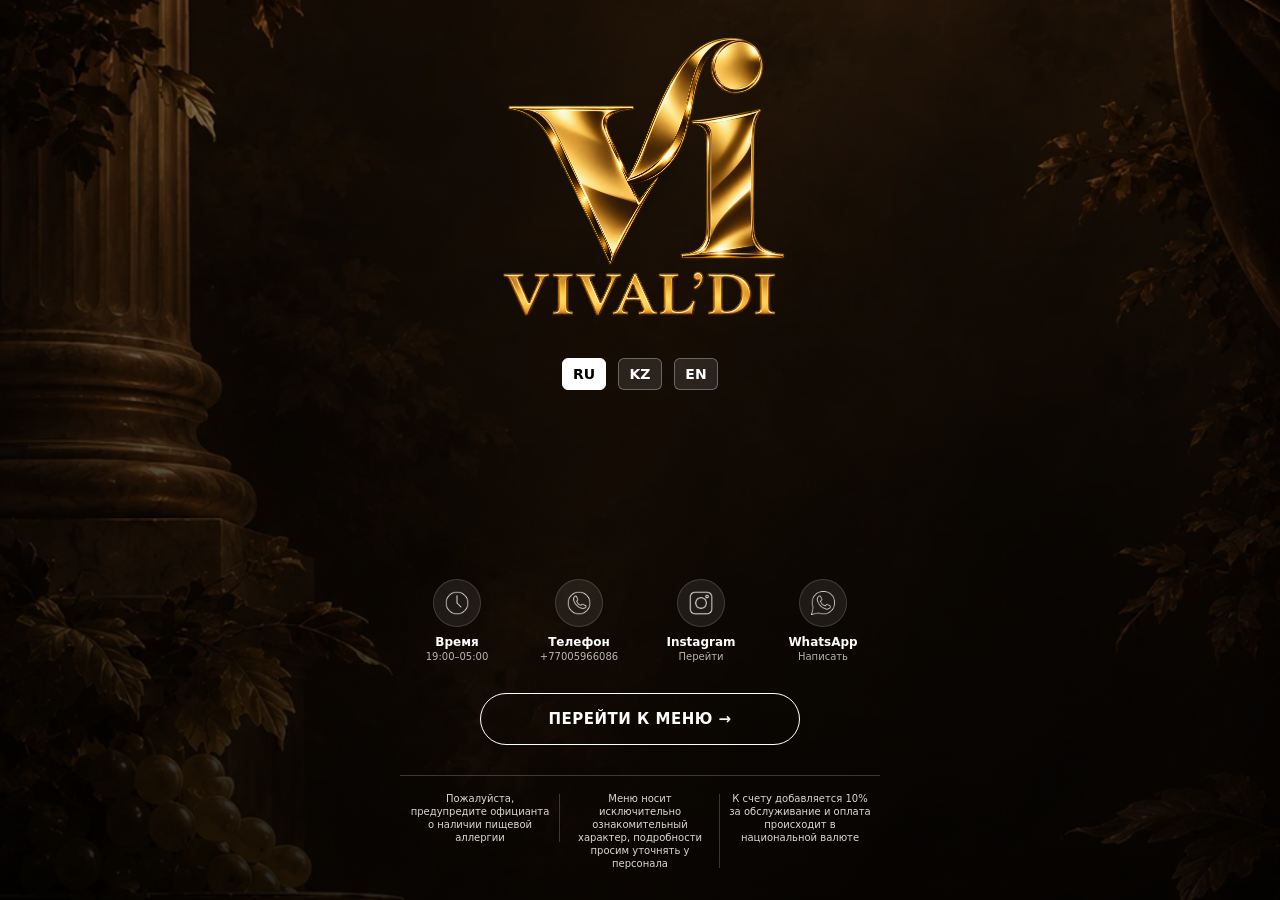
<file: index.html>
<!DOCTYPE html>
<html lang="ru">

<head>
    <meta charset="UTF-8">
    <meta name="viewport" content="width=device-width, initial-scale=1.0">
    <title>VIVAL'DI</title>

    <style>
    *,
    *::before,
    *::after {
        box-sizing: border-box;
        margin: 0;
        padding: 0;
    }

    html {
        -webkit-text-size-adjust: 100%;
        /* Добавили надежные шрифты с полной поддержкой казахской кириллицы на первое место */
        font-family: 'Inter', 'Roboto', 'Open Sans', system-ui, -apple-system, BlinkMacSystemFont, 'Segoe UI', Arial, sans-serif;
    }

    body {
        width: 100%;
        min-height: 100vh;
        min-height: 100dvh;
        background-color: #111;
        color: #ffffff;
        overflow-x: hidden;
    }

    /* ФОНОВОЕ ИЗОБРАЖЕНИЕ */
    .bg-wrapper {
        background:
            linear-gradient(
                rgba(0, 0, 0, 0.5),
                rgba(0, 0, 0, 0.85)
            ),
            url('images/402.webp') center / cover no-repeat;

        min-height: 100vh;
        min-height: 100dvh;

        display: flex;
        flex-direction: column;
        align-items: center;
        /* Удалили justify-content: center, чтобы контент не сбивался в центр */
    }

    /* ОСНОВНОЙ КОНТЕЙНЕР */
    .page {
        width: 100%;
        max-width: 520px;
        min-height: 100vh;
        min-height: 100dvh;

        padding: 30px 20px 20px;

        display: flex;
        flex-direction: column;
        align-items: center;
    }

    /* ЛОГОТИП */
    .logo {
        width: 320px;
        max-width: 100%;
        height: auto;
        object-fit: contain;
        display: block;
        margin-bottom: 20px;
        mix-blend-mode: screen;
    }

    /* ЯЗЫКИ */
    .languages {
        display: flex;
        justify-content: center;
        align-items: center;
        gap: 12px;
        margin-bottom: 30px;
    }

    .lang-btn {
        text-decoration: none;
        color: #ffffff;
        font-size: 14px;
        font-weight: 700;

        width: 44px;
        height: 32px;

        display: flex;
        align-items: center;
        justify-content: center;

        border-radius: 6px;
        background: rgba(255, 255, 255, 0.1);
        border: 1px solid rgba(255, 255, 255, 0.3);

        transition: all 0.2s ease;
        -webkit-tap-highlight-color: transparent;
    }

    .lang-btn.active,
    .lang-btn:active {
        background: #ffffff;
        color: #000000;
        border-color: #ffffff;
    }

    /* СТИЛИ ДЛЯ КАРТОЧЕК НАПИТКОВ И МЕНЮ */
    .category {
        width: 100%;
        display: flex;
        flex-direction: column;
        gap: 12px;
        margin-bottom: 24px;
    }

    .category-title {
        font-size: 18px;
        font-weight: 700;
        letter-spacing: 1px;
        text-transform: uppercase;
        margin-bottom: 8px;
        color: #ffffff;
    }

    .product {
        position: relative;
        display: flex;
        align-items: center;
        gap: 14px;
        width: 100%;
        min-height: 72px;
        padding: 10px 14px;
        
        background: rgba(255, 255, 255, 0.05);
        border: 1px solid rgba(255, 255, 255, 0.12);
        border-radius: 14px;
        backdrop-filter: blur(10px);
        -webkit-backdrop-filter: blur(10px);
        box-shadow: 0 4px 15px rgba(0, 0, 0, 0.2);
    }

    .product-image {
        width: 48px;
        height: 48px;
        object-fit: contain;
        flex-shrink: 0;
        border-radius: 8px;
    }

    .product-info {
        display: flex;
        flex-direction: column;
        justify-content: center;
        gap: 2px;
        flex: 1;
        min-width: 0;
    }

    .product-title {
        font-size: 14px;
        font-weight: 700;
        color: #ffffff;
        line-height: 1.2;
        white-space: nowrap;
        overflow: hidden;
        text-overflow: ellipsis;
    }

    .product-volume {
        font-size: 12px;
        font-weight: 400;
        color: rgba(255, 255, 255, 0.6);
    }

    .product-price {
        font-size: 15px;
        font-weight: 700;
        color: #ffffff;
        white-space: nowrap;
        margin-left: auto;
        flex-shrink: 0;
        padding-left: 8px;
    }

    /* КОНТАКТЫ */
    .contacts {
        display: grid;
        grid-template-columns: repeat(4, minmax(0, 1fr));
        gap: 8px;
        width: 100%;
        /* margin-top: auto плавно прижмет контакты к нижней части перед кнопкой меню */
        margin-top: auto; 
        margin-bottom: 30px;
    }

    .contact {
        display: flex;
        flex-direction: column;
        align-items: center;
        text-align: center;
        min-width: 0;
    }

    .contact-icon-wrapper {
        width: 48px;
        height: 48px;
        display: flex;
        align-items: center;
        justify-content: center;
        margin-bottom: 8px;
        background: rgba(255, 255, 255, 0.08);
        border-radius: 50%;
        border: 1px solid rgba(255, 255, 255, 0.15);
    }

    .contact-icon-wrapper img {
        width: 24px;
        height: 24px;
        object-fit: contain;
    }

    .contact-text,
    .contact-text a {
        color: #ffffff;
        text-decoration: none;
        font-size: 12px;
        font-weight: 600;
        line-height: 1.2;
    }

    .contact-text span {
        display: block;
        font-size: 10px;
        font-weight: 400;
        color: rgba(255, 255, 255, 0.7);
        margin-top: 2px;
        overflow: hidden;
        text-overflow: ellipsis;
        white-space: nowrap;
    }

    /* КНОПКА МЕНЮ */
    .menu-btn-container {
        width: 100%;
        display: flex;
        justify-content: center;
        margin-bottom: 30px;
    }

    .menu-button {
        display: flex;
        align-items: center;
        justify-content: center;
        gap: 10px;

        width: 100%;
        max-width: 320px;
        height: 52px;

        background: transparent;
        border: 1.5px solid #ffffff;
        border-radius: 30px;

        color: #ffffff;
        text-decoration: none;

        font-size: 15px;
        font-weight: 600;
        letter-spacing: 0.5px;

        transition: all 0.2s ease;
        -webkit-tap-highlight-color: transparent;
    }

    .menu-button:active {
        transform: scale(0.97);
        background: rgba(255, 255, 255, 0.1);
    }

    /* ИНФОРМАЦИОННЫЙ БЛОК */
    .info-block {
        display: flex;
        width: 100%;
        border-top: 1px solid rgba(255, 255, 255, 0.2);
        padding-top: 16px;
        align-items: flex-start;
        margin-bottom: 10px;
    }

    .info-col {
        flex: 1;
        display: flex;
        justify-content: center;
        text-align: center;
        padding: 0 8px;
        position: relative;
    }

    /* РАЗДЕЛИТЕЛИ */
    .info-col:not(:last-child)::after {
        content: '';
        position: absolute;
        right: 0;
        top: 2px;
        bottom: 2px;
        width: 1px;
        background: rgba(255, 255, 255, 0.2);
    }

    .info-text {
        font-size: 10px;
        line-height: 1.3;
        color: rgba(255, 255, 255, 0.85);
    }

    /* МАЛЕНЬКИЕ ЭКРАНЫ */
    @media (max-width: 360px) {
        .contact-text,
        .contact-text a {
            font-size: 11px;
        }
        .contact-icon-wrapper {
            width: 42px;
            height: 42px;
        }
        .contact-icon-wrapper img {
            width: 20px;
            height: 20px;
        }
    }
    </style>
</head>

<body>
    <div class="bg-wrapper">
        <div class="page">

            <!-- ЛОГОТИП -->
            <img
                class="logo"
                src="images/logovi.png"
                alt="Vival'di logo"
            >

            <!-- ЯЗЫКИ -->
            <div class="languages">
                <a href="index.html" class="lang-btn active">RU</a>
                <a href="index_kz.html" class="lang-btn">KZ</a>
                <a href="index_en.html" class="lang-btn">EN</a>
            </div>

            <!-- КОНТАКТЫ -->
            <div class="contacts">

                <!-- ВРЕМЯ РАБОТЫ -->
                <div class="contact">
                    <div class="contact-icon-wrapper">
                        <img src="images/clock.png" alt="Время">
                    </div>

                    <div class="contact-text">
                        Время
                        <span>19:00–05:00</span>
                    </div>
                </div>

                <!-- ТЕЛЕФОН -->
                <div class="contact">
                    <div class="contact-icon-wrapper">
                        <img src="images/phone.png" alt="Телефон">
                    </div>

                    <div class="contact-text">
                        <a href="tel:+77005966086">
                            Телефон
                            <span>+77005966086</span>
                        </a>
                    </div>
                </div>

                <!-- INSTAGRAM -->
                <div class="contact">
                    <div class="contact-icon-wrapper">
                        <img src="images/instagram.png" alt="Instagram">
                    </div>

                    <div class="contact-text">
                        <a
                            href="https://www.instagram.com/karaoke_vivaldi_aktobe"
                            target="_blank"
                            rel="noopener noreferrer"
                        >
                            Instagram
                            <span>Перейти</span>
                        </a>
                    </div>
                </div>

                <!-- WHATSAPP -->
                <div class="contact">
                    <div class="contact-icon-wrapper">
                        <img src="images/whatsapp.png" alt="WhatsApp">
                    </div>

                    <div class="contact-text">
                        <a
                            href="https://wa.me/77005966086"
                            target="_blank"
                            rel="noopener noreferrer"
                        >
                            WhatsApp
                            <span>Написать</span>
                        </a>
                    </div>
                </div>

            </div>

            <!-- КНОПКА ПЕРЕХОДА В МЕНЮ -->
            <div class="menu-btn-container">
                <a class="menu-button" href="vivaldi_menu.html">
                    ПЕРЕЙТИ К МЕНЮ &rarr;
                </a>
            </div>

            <!-- ИНФОРМАЦИЯ ВНИЗУ -->
            <div class="info-block">

                <div class="info-col">
                    <div class="info-text">
                        Пожалуйста, предупредите официанта о наличии пищевой аллергии
                    </div>
                </div>

                <div class="info-col">
                    <div class="info-text">
                        Меню носит исключительно ознакомительный характер, подробности просим уточнять у персонала
                    </div>
                </div>

                <div class="info-col">
                    <div class="info-text">
                        К счету добавляется 10% за обслуживание и оплата происходит в национальной валюте
                    </div>
                </div>
            </div>

        </div>
    </div>
</body>

</html>
</file>
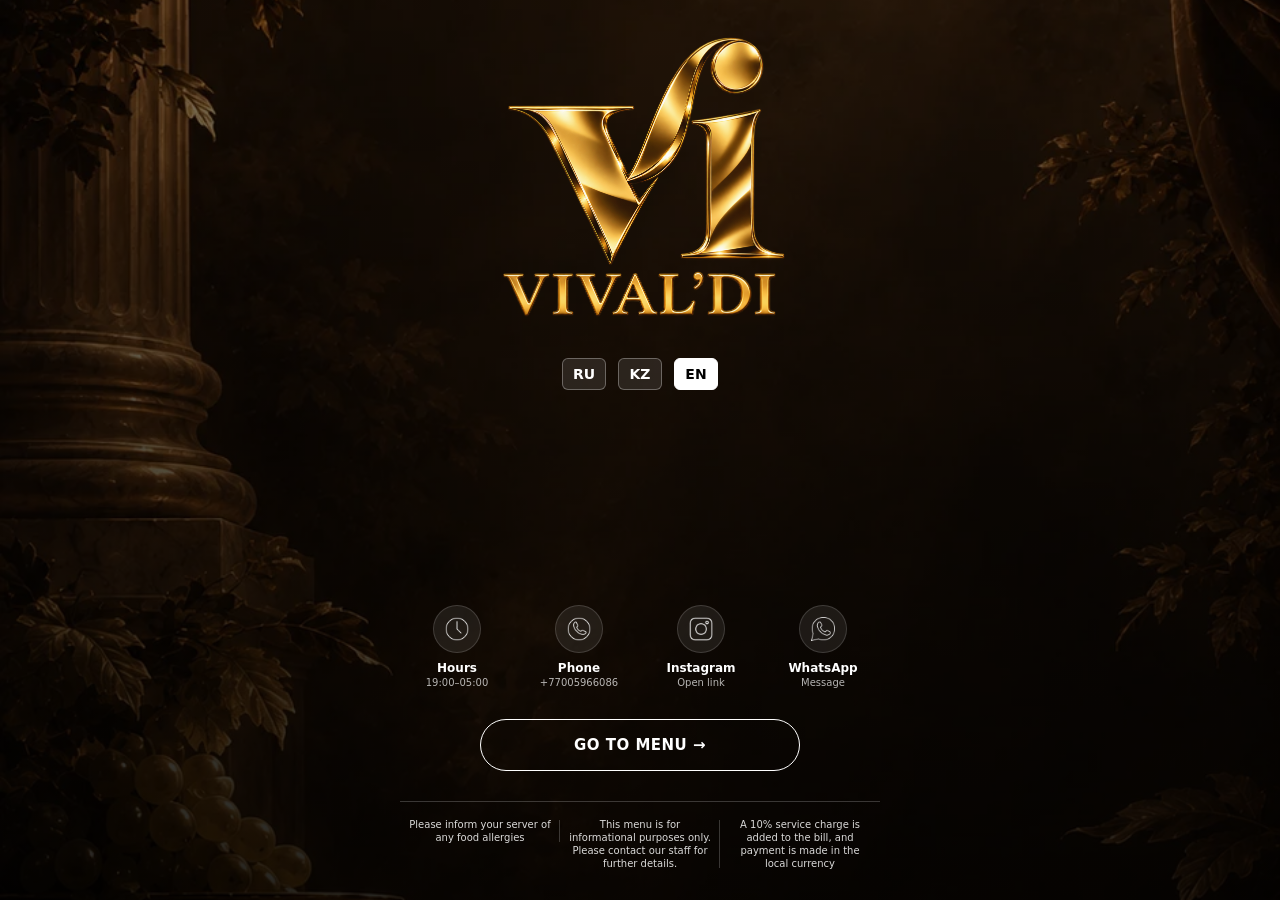
<file: index_en.html>
<!DOCTYPE html>
<html lang="en">

<head>
    <meta charset="UTF-8">
    <meta name="viewport" content="width=device-width, initial-scale=1.0">
    <title>VIVAL'DI</title>

    <style>
    *,
    *::before,
    *::after {
        box-sizing: border-box;
        margin: 0;
        padding: 0;
    }

    html {
        -webkit-text-size-adjust: 100%;
        /* Added reliable fonts with full support for Cyrillic and Latin scripts */
        font-family: 'Inter', 'Roboto', 'Open Sans', system-ui, -apple-system, BlinkMacSystemFont, 'Segoe UI', Arial, sans-serif;
    }

    body {
        width: 100%;
        min-height: 100vh;
        min-height: 100dvh;
        background-color: #111;
        color: #ffffff;
        overflow-x: hidden;
    }

    /* BACKGROUND IMAGE */
    .bg-wrapper {
        background:
            linear-gradient(
                rgba(0, 0, 0, 0.5),
                rgba(0, 0, 0, 0.85)
            ),
            url('images/402.webp') center / cover no-repeat;

        min-height: 100vh;
        min-height: 100dvh;

        display: flex;
        flex-direction: column;
        align-items: center;
    }

    /* MAIN CONTAINER */
    .page {
        width: 100%;
        max-width: 520px;
        min-height: 100vh;
        min-height: 100dvh;

        padding: 30px 20px 20px;

        display: flex;
        flex-direction: column;
        align-items: center;
    }

    /* LOGO */
    .logo {
        width: 320px;
        max-width: 100%;
        height: auto;
        object-fit: contain;
        display: block;
        margin-bottom: 20px;
        mix-blend-mode: screen;
    }

    /* LANGUAGES */
    .languages {
        display: flex;
        justify-content: center;
        align-items: center;
        gap: 12px;
        margin-bottom: 30px;
    }

    .lang-btn {
        text-decoration: none;
        color: #ffffff;
        font-size: 14px;
        font-weight: 700;

        width: 44px;
        height: 32px;

        display: flex;
        align-items: center;
        justify-content: center;

        border-radius: 6px;
        background: rgba(255, 255, 255, 0.1);
        border: 1px solid rgba(255, 255, 255, 0.3);

        transition: all 0.2s ease;
        -webkit-tap-highlight-color: transparent;
    }

    .lang-btn.active,
    .lang-btn:active {
        background: #ffffff;
        color: #000000;
        border-color: #ffffff;
    }

    /* DRINK AND MENU CARD STYLES */
    .category {
        width: 100%;
        display: flex;
        flex-direction: column;
        gap: 12px;
        margin-bottom: 24px;
    }

    .category-title {
        font-size: 18px;
        font-weight: 700;
        letter-spacing: 1px;
        text-transform: uppercase;
        margin-bottom: 8px;
        color: #ffffff;
    }

    .product {
        position: relative;
        display: flex;
        align-items: center;
        gap: 14px;
        width: 100%;
        min-height: 72px;
        padding: 10px 14px;
        
        background: rgba(255, 255, 255, 0.05);
        border: 1px solid rgba(255, 255, 255, 0.12);
        border-radius: 14px;
        backdrop-filter: blur(10px);
        -webkit-backdrop-filter: blur(10px);
        box-shadow: 0 4px 15px rgba(0, 0, 0, 0.2);
    }

    .product-image {
        width: 48px;
        height: 48px;
        object-fit: contain;
        flex-shrink: 0;
        border-radius: 8px;
    }

    .product-info {
        display: flex;
        flex-direction: column;
        justify-content: center;
        gap: 2px;
        flex: 1;
        min-width: 0;
    }

    .product-title {
        font-size: 14px;
        font-weight: 700;
        color: #ffffff;
        line-height: 1.2;
        white-space: nowrap;
        overflow: hidden;
        text-overflow: ellipsis;
    }

    .product-volume {
        font-size: 12px;
        font-weight: 400;
        color: rgba(255, 255, 255, 0.6);
    }

    .product-price {
        font-size: 15px;
        font-weight: 700;
        color: #ffffff;
        white-space: nowrap;
        margin-left: auto;
        flex-shrink: 0;
        padding-left: 8px;
    }

    /* CONTACTS */
    .contacts {
        display: grid;
        grid-template-columns: repeat(4, minmax(0, 1fr));
        gap: 8px;
        width: 100%;
        margin-top: auto; 
        margin-bottom: 30px;
    }

    .contact {
        display: flex;
        flex-direction: column;
        align-items: center;
        text-align: center;
        min-width: 0;
    }

    .contact-icon-wrapper {
        width: 48px;
        height: 48px;
        display: flex;
        align-items: center;
        justify-content: center;
        margin-bottom: 8px;
        background: rgba(255, 255, 255, 0.08);
        border-radius: 50%;
        border: 1px solid rgba(255, 255, 255, 0.15);
    }

    .contact-icon-wrapper img {
        width: 24px;
        height: 24px;
        object-fit: contain;
    }

    .contact-text,
    .contact-text a {
        color: #ffffff;
        text-decoration: none;
        font-size: 12px;
        font-weight: 600;
        line-height: 1.2;
    }

    .contact-text span {
        display: block;
        font-size: 10px;
        font-weight: 400;
        color: rgba(255, 255, 255, 0.7);
        margin-top: 2px;
        overflow: hidden;
        text-overflow: ellipsis;
        white-space: nowrap;
    }

    /* MENU BUTTON */
    .menu-btn-container {
        width: 100%;
        display: flex;
        justify-content: center;
        margin-bottom: 30px;
    }

    .menu-button {
        display: flex;
        align-items: center;
        justify-content: center;
        gap: 10px;

        width: 100%;
        max-width: 320px;
        height: 52px;

        background: transparent;
        border: 1.5px solid #ffffff;
        border-radius: 30px;

        color: #ffffff;
        text-decoration: none;

        font-size: 15px;
        font-weight: 600;
        letter-spacing: 0.5px;

        transition: all 0.2s ease;
        -webkit-tap-highlight-color: transparent;
    }

    .menu-button:active {
        transform: scale(0.97);
        background: rgba(255, 255, 255, 0.1);
    }

    /* INFO BLOCK */
    .info-block {
        display: flex;
        width: 100%;
        border-top: 1px solid rgba(255, 255, 255, 0.2);
        padding-top: 16px;
        align-items: flex-start;
        margin-bottom: 10px;
    }

    .info-col {
        flex: 1;
        display: flex;
        justify-content: center;
        text-align: center;
        padding: 0 8px;
        position: relative;
    }

    /* DIVIDERS */
    .info-col:not(:last-child)::after {
        content: '';
        position: absolute;
        right: 0;
        top: 2px;
        bottom: 2px;
        width: 1px;
        background: rgba(255, 255, 255, 0.2);
    }

    .info-text {
        font-size: 10px;
        line-height: 1.3;
        color: rgba(255, 255, 255, 0.85);
    }

    /* SMALL SCREENS */
    @media (max-width: 360px) {
        .contact-text,
        .contact-text a {
            font-size: 11px;
        }
        .contact-icon-wrapper {
            width: 42px;
            height: 42px;
        }
        .contact-icon-wrapper img {
            width: 20px;
            height: 20px;
        }
    }
    </style>
</head>

<body>
    <div class="bg-wrapper">
        <div class="page">

            <!-- LOGO -->
            <img
                class="logo"
                src="images/logovi.png"
                alt="Vival'di logo"
            >

            <!-- LANGUAGES -->
            <div class="languages">
                <a href="index.html" class="lang-btn">RU</a>
                <a href="index_kz.html" class="lang-btn">KZ</a>
                <a href="index_en.html" class="lang-btn active">EN</a>
            </div>

            <!-- CONTACTS -->
            <div class="contacts">

                <!-- HOURS -->
                <div class="contact">
                    <div class="contact-icon-wrapper">
                        <img src="images/clock.png" alt="Hours">
                    </div>

                    <div class="contact-text">
                        Hours
                        <span>19:00–05:00</span>
                    </div>
                </div>

                <!-- PHONE -->
                <div class="contact">
                    <div class="contact-icon-wrapper">
                        <img src="images/phone.png" alt="Phone">
                    </div>

                    <div class="contact-text">
                        <a href="tel:+77005966086">
                            Phone
                            <span>+77005966086</span>
                        </a>
                    </div>
                </div>

                <!-- INSTAGRAM -->
                <div class="contact">
                    <div class="contact-icon-wrapper">
                        <img src="images/instagram.png" alt="Instagram">
                    </div>

                    <div class="contact-text">
                        <a
                            href="https://www.instagram.com/karaoke_vivaldi_aktobe"
                            target="_blank"
                            rel="noopener noreferrer"
                        >
                            Instagram
                            <span>Open link</span>
                        </a>
                    </div>
                </div>

                <!-- WHATSAPP -->
                <div class="contact">
                    <div class="contact-icon-wrapper">
                        <img src="images/whatsapp.png" alt="WhatsApp">
                    </div>

                    <div class="contact-text">
                        <a
                            href="https://wa.me/77005966086"
                            target="_blank"
                            rel="noopener noreferrer"
                        >
                            WhatsApp
                            <span>Message</span>
                        </a>
                    </div>
                </div>

            </div>

            <!-- MENU BUTTON -->
            <div class="menu-btn-container">
                <a class="menu-button" href="vivaldi_menu_en.html">
                    GO TO MENU &rarr;
                </a>
            </div>

            <!-- BOTTOM INFO -->
            <div class="info-block">

                <div class="info-col">
                    <div class="info-text">
                        Please inform your server of any food allergies
                    </div>
                </div>

                <div class="info-col">
                    <div class="info-text">
                        This menu is for informational purposes only. Please contact our staff for further details.
                    </div>
                </div>

                <div class="info-col">
                    <div class="info-text">
                        A 10% service charge is added to the bill, and payment is made in the local currency
                    </div>
                </div>
            </div>

        </div>
    </div>
</body>

</html>
</file>
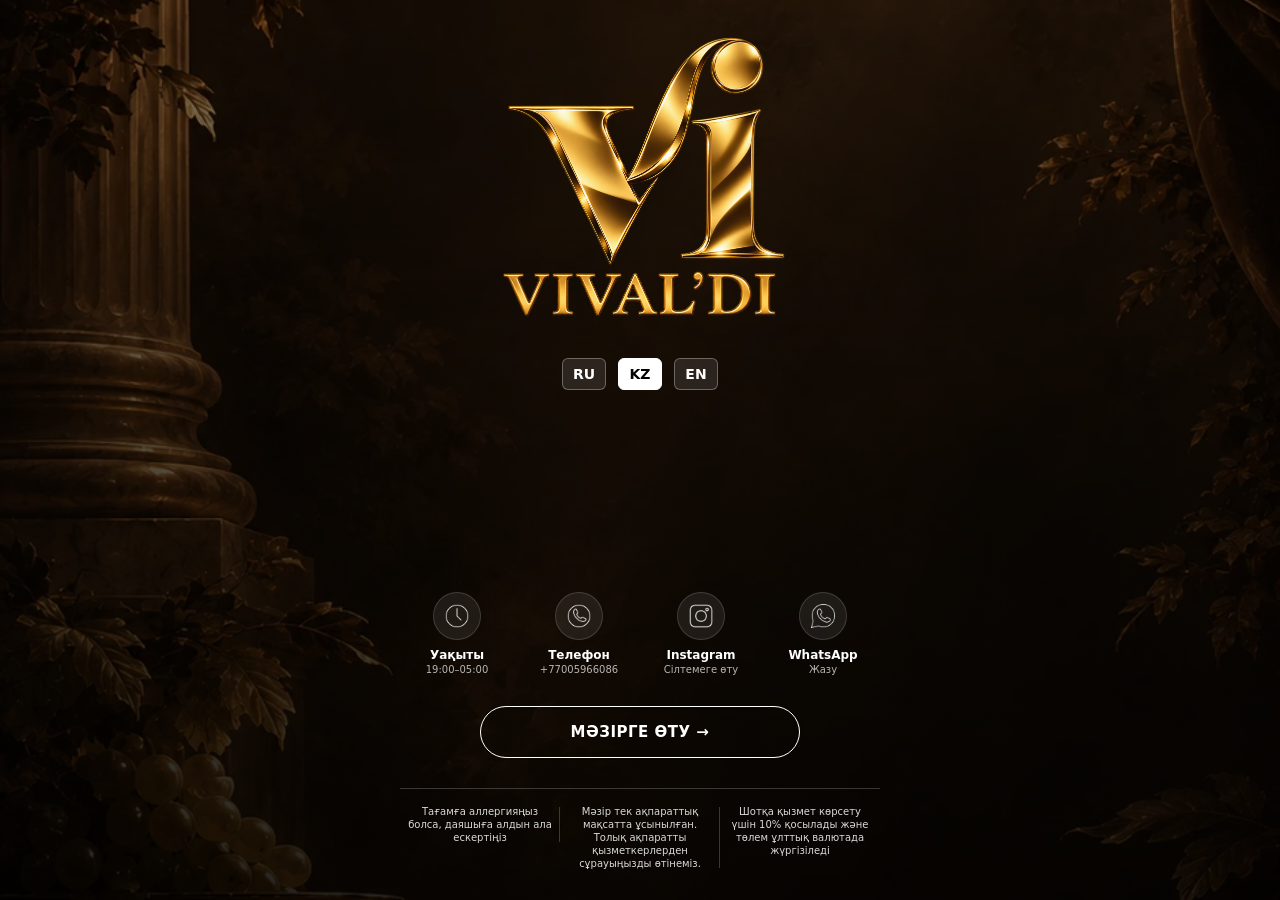
<file: index_kz.html>
<!DOCTYPE html>
<html lang="kk">

<head>
    <meta charset="UTF-8">
    <meta name="viewport" content="width=device-width, initial-scale=1.0">
    <title>VIVAL'DI</title>

    <style>
    *,
    *::before,
    *::after {
        box-sizing: border-box;
        margin: 0;
        padding: 0;
    }

    html {
        -webkit-text-size-adjust: 100%;
        /* Қазақ кириллицасын толық қолдайтын сенімді қаріптерді бірінші орынға қойдық */
        font-family: 'Inter', 'Roboto', 'Open Sans', system-ui, -apple-system, BlinkMacSystemFont, 'Segoe UI', Arial, sans-serif;
    }

    body {
        width: 100%;
        min-height: 100vh;
        min-height: 100dvh;
        background-color: #111;
        color: #ffffff;
        overflow-x: hidden;
    }

    /* ФОНДЫҚ СУРЕТ */
    .bg-wrapper {
        background:
            linear-gradient(
                rgba(0, 0, 0, 0.5),
                rgba(0, 0, 0, 0.85)
            ),
            url('images/402.webp') center / cover no-repeat;

        min-height: 100vh;
        min-height: 100dvh;

        display: flex;
        flex-direction: column;
        align-items: center;
    }

    /* НЕГІЗГІ КОНТЕЙНЕР */
    .page {
        width: 100%;
        max-width: 520px;
        min-height: 100vh;
        min-height: 100dvh;

        padding: 30px 20px 20px;

        display: flex;
        flex-direction: column;
        align-items: center;
    }

    /* ЛОГОТИП */
    .logo {
        width: 320px;
        max-width: 100%;
        height: auto;
        object-fit: contain;
        display: block;
        margin-bottom: 20px;
        mix-blend-mode: screen;
    }

    /* ТІЛДЕР */
    .languages {
        display: flex;
        justify-content: center;
        align-items: center;
        gap: 12px;
        margin-bottom: 30px;
    }

    .lang-btn {
        text-decoration: none;
        color: #ffffff;
        font-size: 14px;
        font-weight: 700;

        width: 44px;
        height: 32px;

        display: flex;
        align-items: center;
        justify-content: center;

        border-radius: 6px;
        background: rgba(255, 255, 255, 0.1);
        border: 1px solid rgba(255, 255, 255, 0.3);

        transition: all 0.2s ease;
        -webkit-tap-highlight-color: transparent;
    }

    .lang-btn.active,
    .lang-btn:active {
        background: #ffffff;
        color: #000000;
        border-color: #ffffff;
    }

    /* СУСЫНДАР МЕН МӘЗІР КАРТОЧКАЛАРЫНЫҢ СТИЛІ */
    .category {
        width: 100%;
        display: flex;
        flex-direction: column;
        gap: 12px;
        margin-bottom: 24px;
    }

    .category-title {
        font-size: 18px;
        font-weight: 700;
        letter-spacing: 1px;
        text-transform: uppercase;
        margin-bottom: 8px;
        color: #ffffff;
    }

    .product {
        position: relative;
        display: flex;
        align-items: center;
        gap: 14px;
        width: 100%;
        min-height: 72px;
        padding: 10px 14px;
        
        background: rgba(255, 255, 255, 0.05);
        border: 1px solid rgba(255, 255, 255, 0.12);
        border-radius: 14px;
        backdrop-filter: blur(10px);
        -webkit-backdrop-filter: blur(10px);
        box-shadow: 0 4px 15px rgba(0, 0, 0, 0.2);
    }

    .product-image {
        width: 48px;
        height: 48px;
        object-fit: contain;
        flex-shrink: 0;
        border-radius: 8px;
    }

    .product-info {
        display: flex;
        flex-direction: column;
        justify-content: center;
        gap: 2px;
        flex: 1;
        min-width: 0;
    }

    .product-title {
        font-size: 14px;
        font-weight: 700;
        color: #ffffff;
        line-height: 1.2;
        white-space: nowrap;
        overflow: hidden;
        text-overflow: ellipsis;
    }

    .product-volume {
        font-size: 12px;
        font-weight: 400;
        color: rgba(255, 255, 255, 0.6);
    }

    .product-price {
        font-size: 15px;
        font-weight: 700;
        color: #ffffff;
        white-space: nowrap;
        margin-left: auto;
        flex-shrink: 0;
        padding-left: 8px;
    }

    /* БАЙЛАНЫС */
    .contacts {
        display: grid;
        grid-template-columns: repeat(4, minmax(0, 1fr));
        gap: 8px;
        width: 100%;
        /* margin-top: auto байланыс блогын мәзір батырмасының үстіне орналастырады */
        margin-top: auto; 
        margin-bottom: 30px;
    }

    .contact {
        display: flex;
        flex-direction: column;
        align-items: center;
        text-align: center;
        min-width: 0;
    }

    .contact-icon-wrapper {
        width: 48px;
        height: 48px;
        display: flex;
        align-items: center;
        justify-content: center;
        margin-bottom: 8px;
        background: rgba(255, 255, 255, 0.08);
        border-radius: 50%;
        border: 1px solid rgba(255, 255, 255, 0.15);
    }

    .contact-icon-wrapper img {
        width: 24px;
        height: 24px;
        object-fit: contain;
    }

    .contact-text,
    .contact-text a {
        color: #ffffff;
        text-decoration: none;
        font-size: 12px;
        font-weight: 600;
        line-height: 1.2;
    }

    .contact-text span {
        display: block;
        font-size: 10px;
        font-weight: 400;
        color: rgba(255, 255, 255, 0.7);
        margin-top: 2px;
        overflow: hidden;
        text-overflow: ellipsis;
        white-space: nowrap;
    }

    /* МӘЗІР БАТЫРМАСЫ */
    .menu-btn-container {
        width: 100%;
        display: flex;
        justify-content: center;
        margin-bottom: 30px;
    }

    .menu-button {
        display: flex;
        align-items: center;
        justify-content: center;
        gap: 10px;

        width: 100%;
        max-width: 320px;
        height: 52px;

        background: transparent;
        border: 1.5px solid #ffffff;
        border-radius: 30px;

        color: #ffffff;
        text-decoration: none;

        font-size: 15px;
        font-weight: 600;
        letter-spacing: 0.5px;

        transition: all 0.2s ease;
        -webkit-tap-highlight-color: transparent;
    }

    .menu-button:active {
        transform: scale(0.97);
        background: rgba(255, 255, 255, 0.1);
    }

    /* АҚПАРАТТЫҚ БЛОК */
    .info-block {
        display: flex;
        width: 100%;
        border-top: 1px solid rgba(255, 255, 255, 0.2);
        padding-top: 16px;
        align-items: flex-start;
        margin-bottom: 10px;
    }

    .info-col {
        flex: 1;
        display: flex;
        justify-content: center;
        text-align: center;
        padding: 0 8px;
        position: relative;
    }

    /* БӨЛГІШТЕР */
    .info-col:not(:last-child)::after {
        content: '';
        position: absolute;
        right: 0;
        top: 2px;
        bottom: 2px;
        width: 1px;
        background: rgba(255, 255, 255, 0.2);
    }

    .info-text {
        font-size: 10px;
        line-height: 1.3;
        color: rgba(255, 255, 255, 0.85);
    }

    /* КІШКЕНТАЙ ЭКРАНДАР */
    @media (max-width: 360px) {
        .contact-text,
        .contact-text a {
            font-size: 11px;
        }
        .contact-icon-wrapper {
            width: 42px;
            height: 42px;
        }
        .contact-icon-wrapper img {
            width: 20px;
            height: 20px;
        }
    }
    </style>
</head>

<body>
    <div class="bg-wrapper">
        <div class="page">

            <!-- ЛОГОТИП -->
            <img
                class="logo"
                src="images/logovi.png"
                alt="Vival'di логотипі"
            >

            <!-- ТІЛДЕР -->
            <div class="languages">
                <a href="index.html" class="lang-btn">RU</a>
                <a href="index_kz.html" class="lang-btn active">KZ</a>
                <a href="index_en.html" class="lang-btn">EN</a>
            </div>

            <!-- БАЙЛАНЫС -->
            <div class="contacts">

                <!-- ЖҰМЫС УАҚЫТЫ -->
                <div class="contact">
                    <div class="contact-icon-wrapper">
                        <img src="images/clock.png" alt="Уақыты">
                    </div>

                    <div class="contact-text">
                        Уақыты
                        <span>19:00–05:00</span>
                    </div>
                </div>

                <!-- ТЕЛЕФОН -->
                <div class="contact">
                    <div class="contact-icon-wrapper">
                        <img src="images/phone.png" alt="Телефон">
                    </div>

                    <div class="contact-text">
                        <a href="tel:+77005966086">
                            Телефон
                            <span>+77005966086</span>
                        </a>
                    </div>
                </div>

                <!-- INSTAGRAM -->
                <div class="contact">
                    <div class="contact-icon-wrapper">
                        <img src="images/instagram.png" alt="Instagram">
                    </div>

                    <div class="contact-text">
                        <a
                            href="https://www.instagram.com/karaoke_vivaldi_aktobe"
                            target="_blank"
                            rel="noopener noreferrer"
                        >
                            Instagram
                            <span>Сілтемеге өту</span>
                        </a>
                    </div>
                </div>

                <!-- WHATSAPP -->
                <div class="contact">
                    <div class="contact-icon-wrapper">
                        <img src="images/whatsapp.png" alt="WhatsApp">
                    </div>

                    <div class="contact-text">
                        <a
                            href="https://wa.me/77005966086"
                            target="_blank"
                            rel="noopener noreferrer"
                        >
                            WhatsApp
                            <span>Жазу</span>
                        </a>
                    </div>
                </div>

            </div>

            <!-- МӘЗІРГЕ ӨТУ БАТЫРМАСЫ -->
            <div class="menu-btn-container">
                <a class="menu-button" href="vivaldi_menu_kz.html">
                    МӘЗІРГЕ ӨТУ &rarr;
                </a>
            </div>

            <!-- ТӨМЕНГІ АҚПАРАТ -->
            <div class="info-block">

                <div class="info-col">
                    <div class="info-text">
                        Тағамға аллергияңыз болса, даяшыға алдын ала ескертіңіз
                    </div>
                </div>

                <div class="info-col">
                    <div class="info-text">
                        Мәзір тек ақпараттық мақсатта ұсынылған. Толық ақпаратты қызметкерлерден сұрауыңызды өтінеміз.
                    </div>
                </div>

                <div class="info-col">
                    <div class="info-text">
                        Шотқа қызмет көрсету үшін 10% қосылады және төлем ұлттық валютада жүргізіледі
                    </div>
                </div>
            </div>

        </div>
    </div>
</body>

</html>
</file>
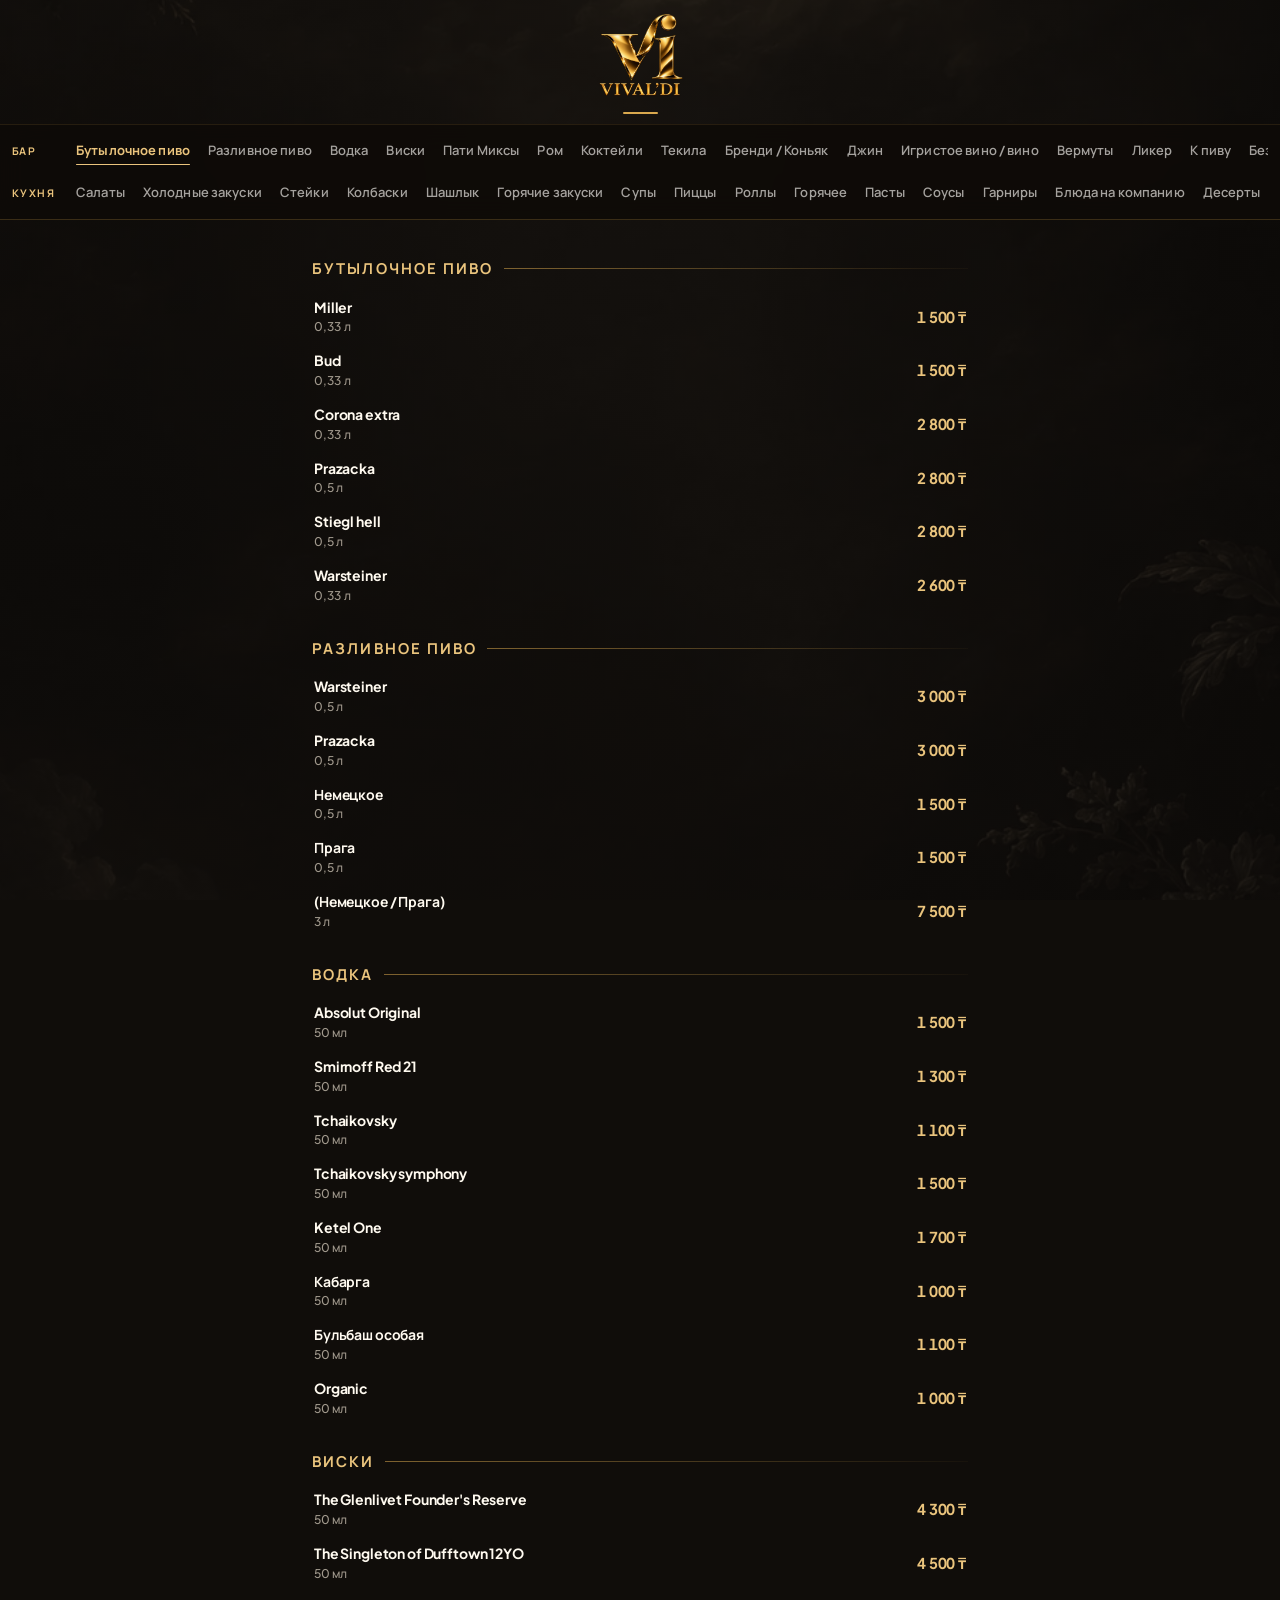
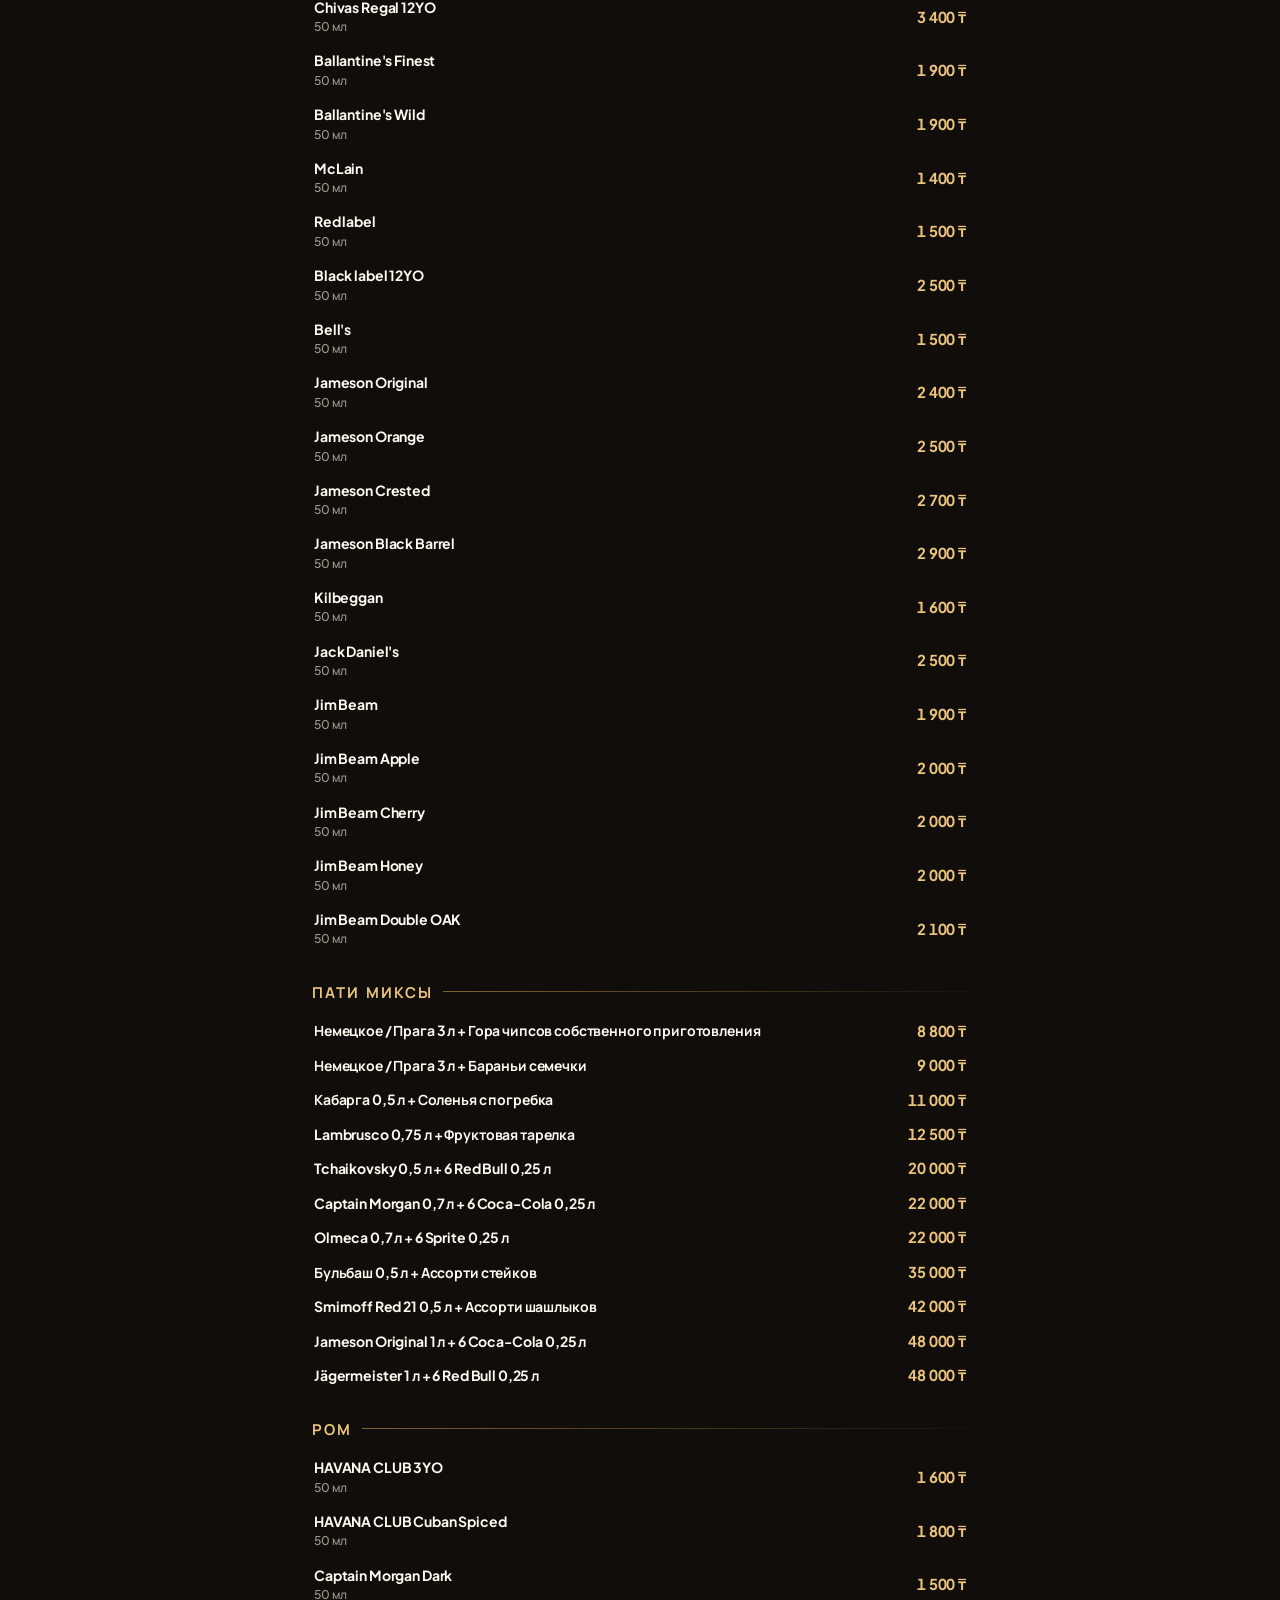
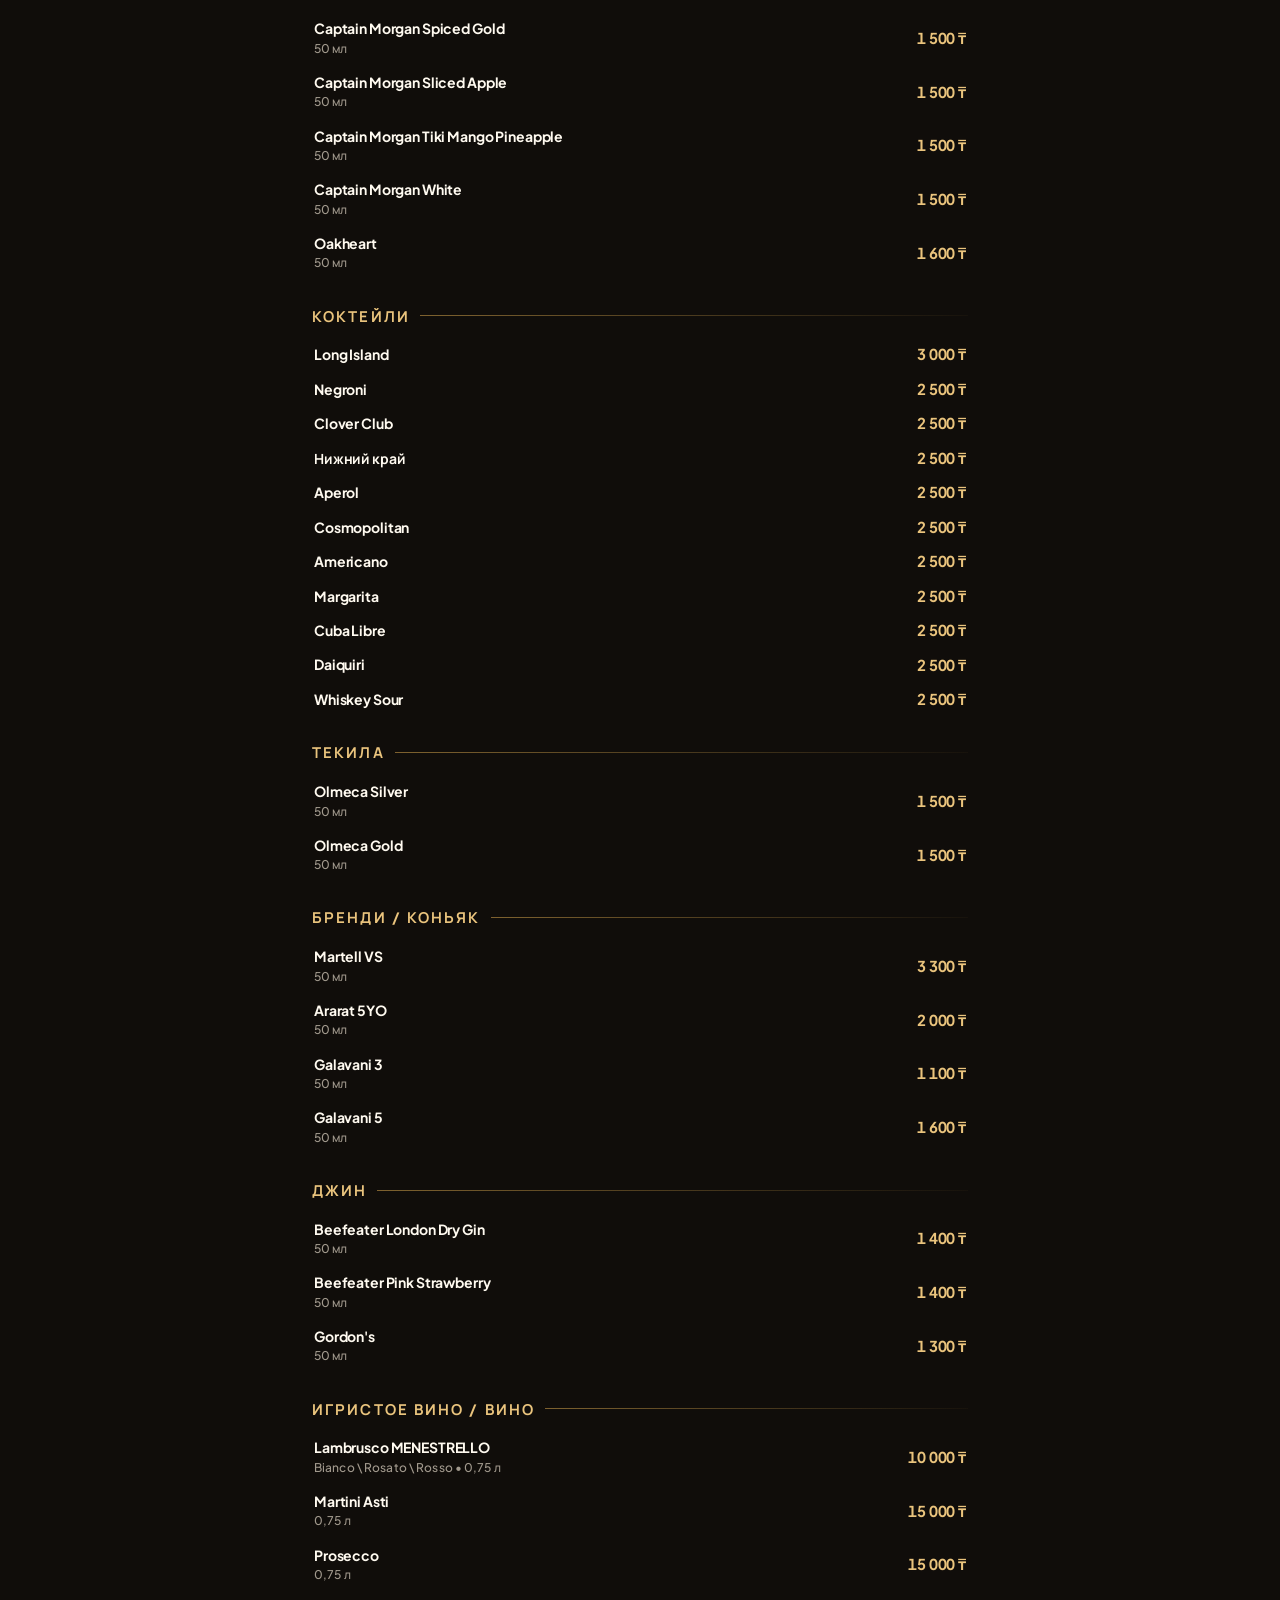
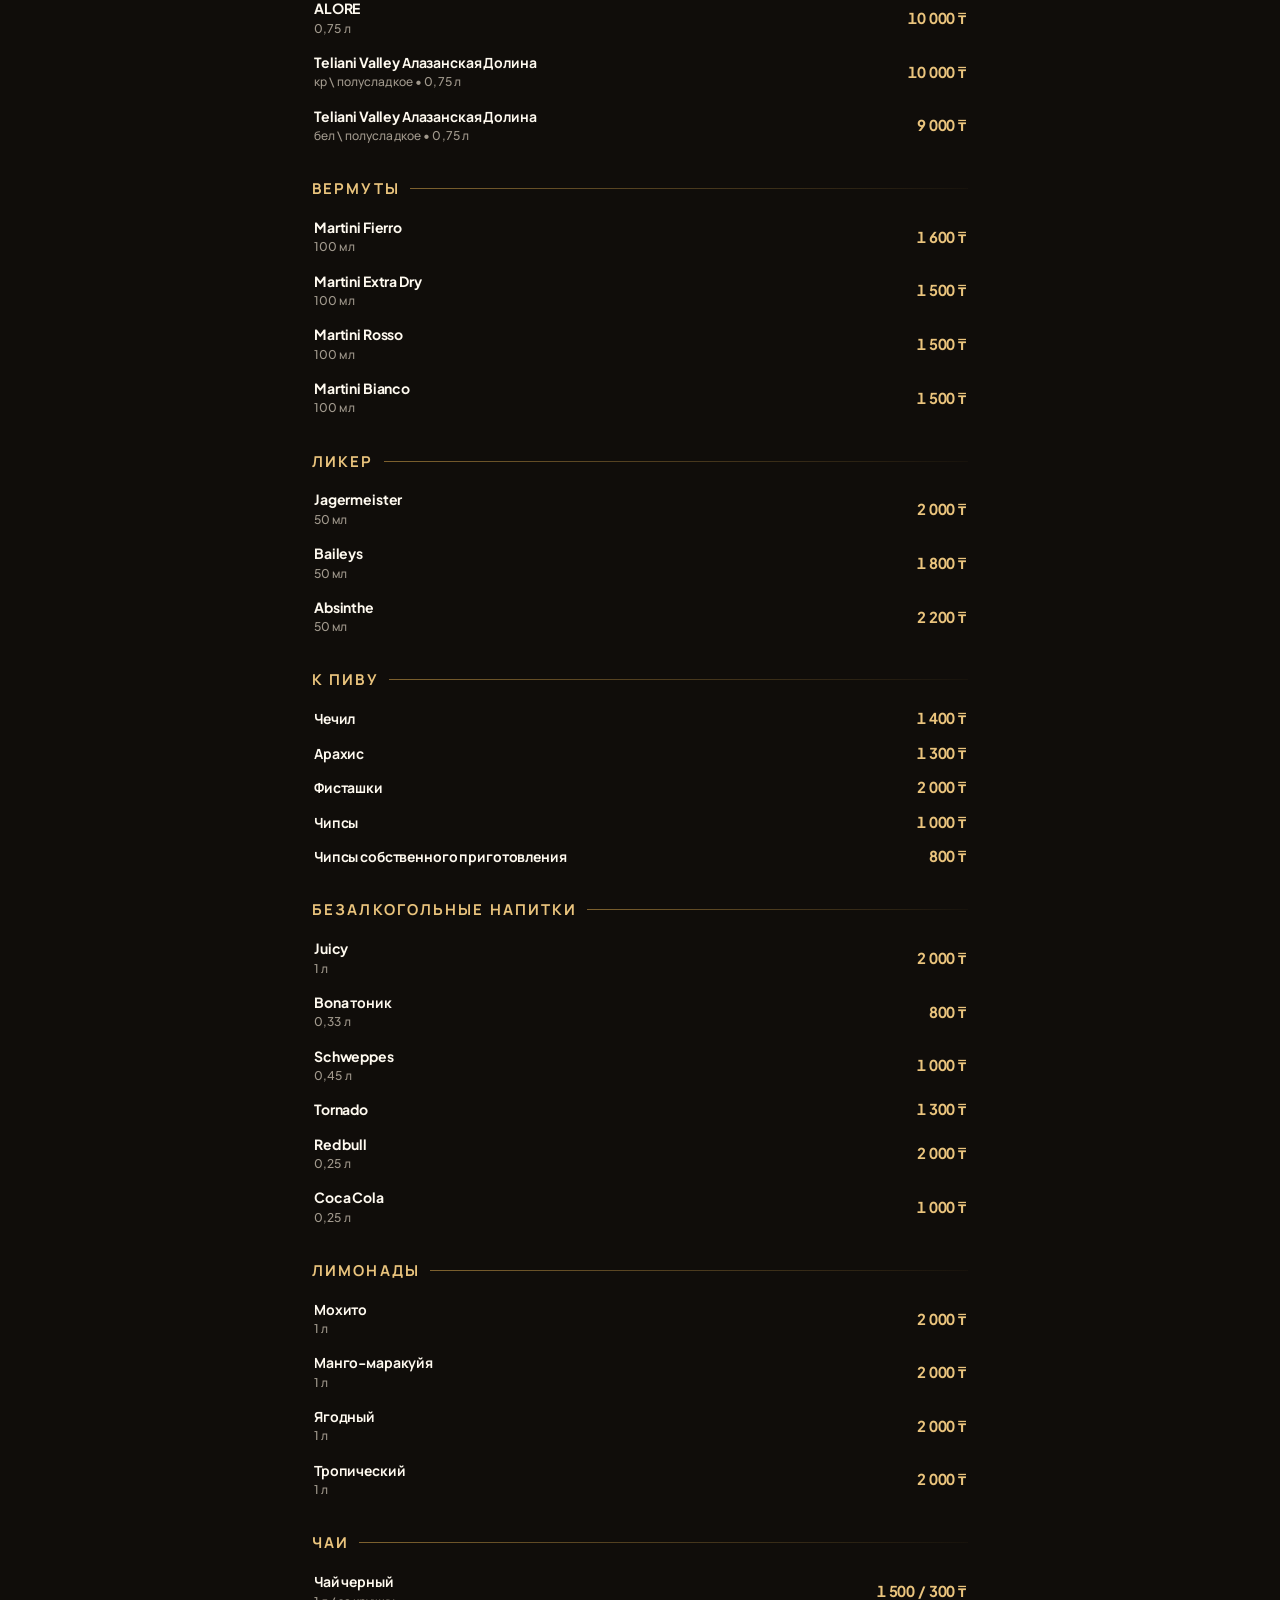
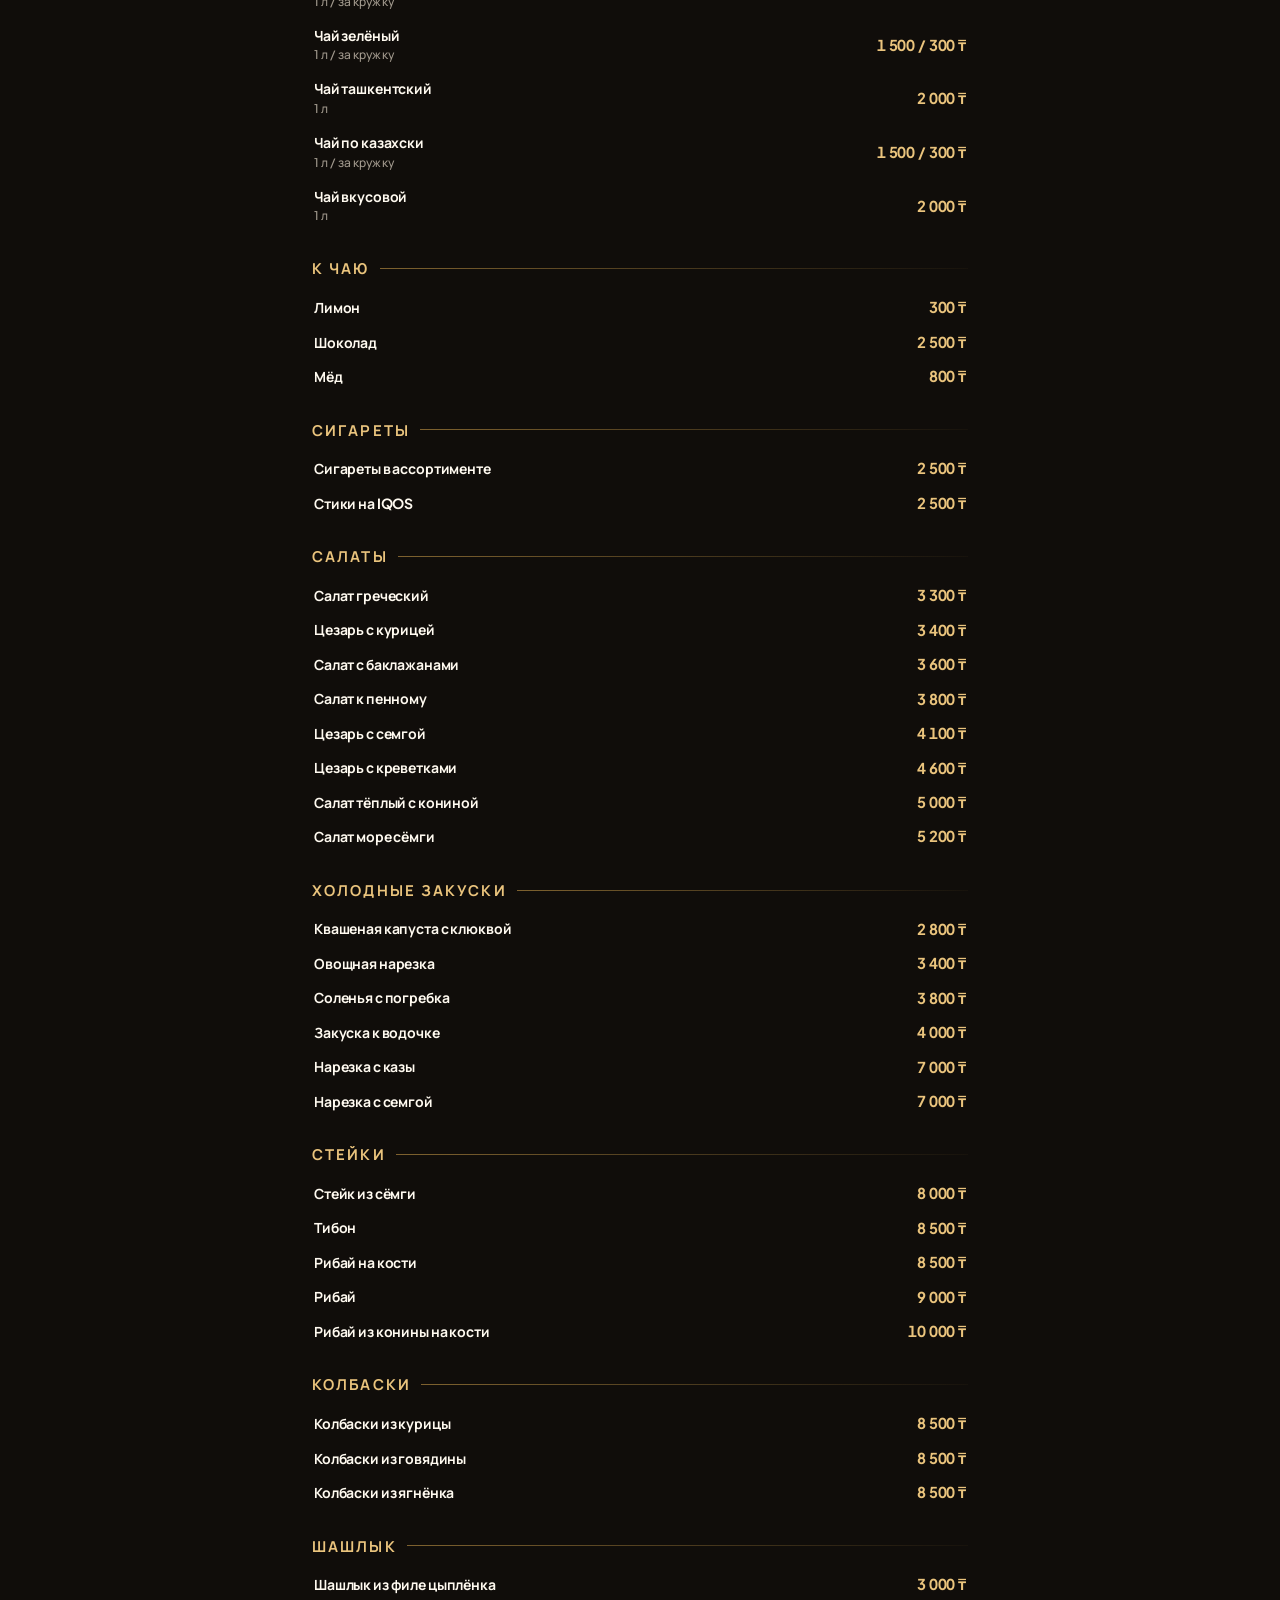
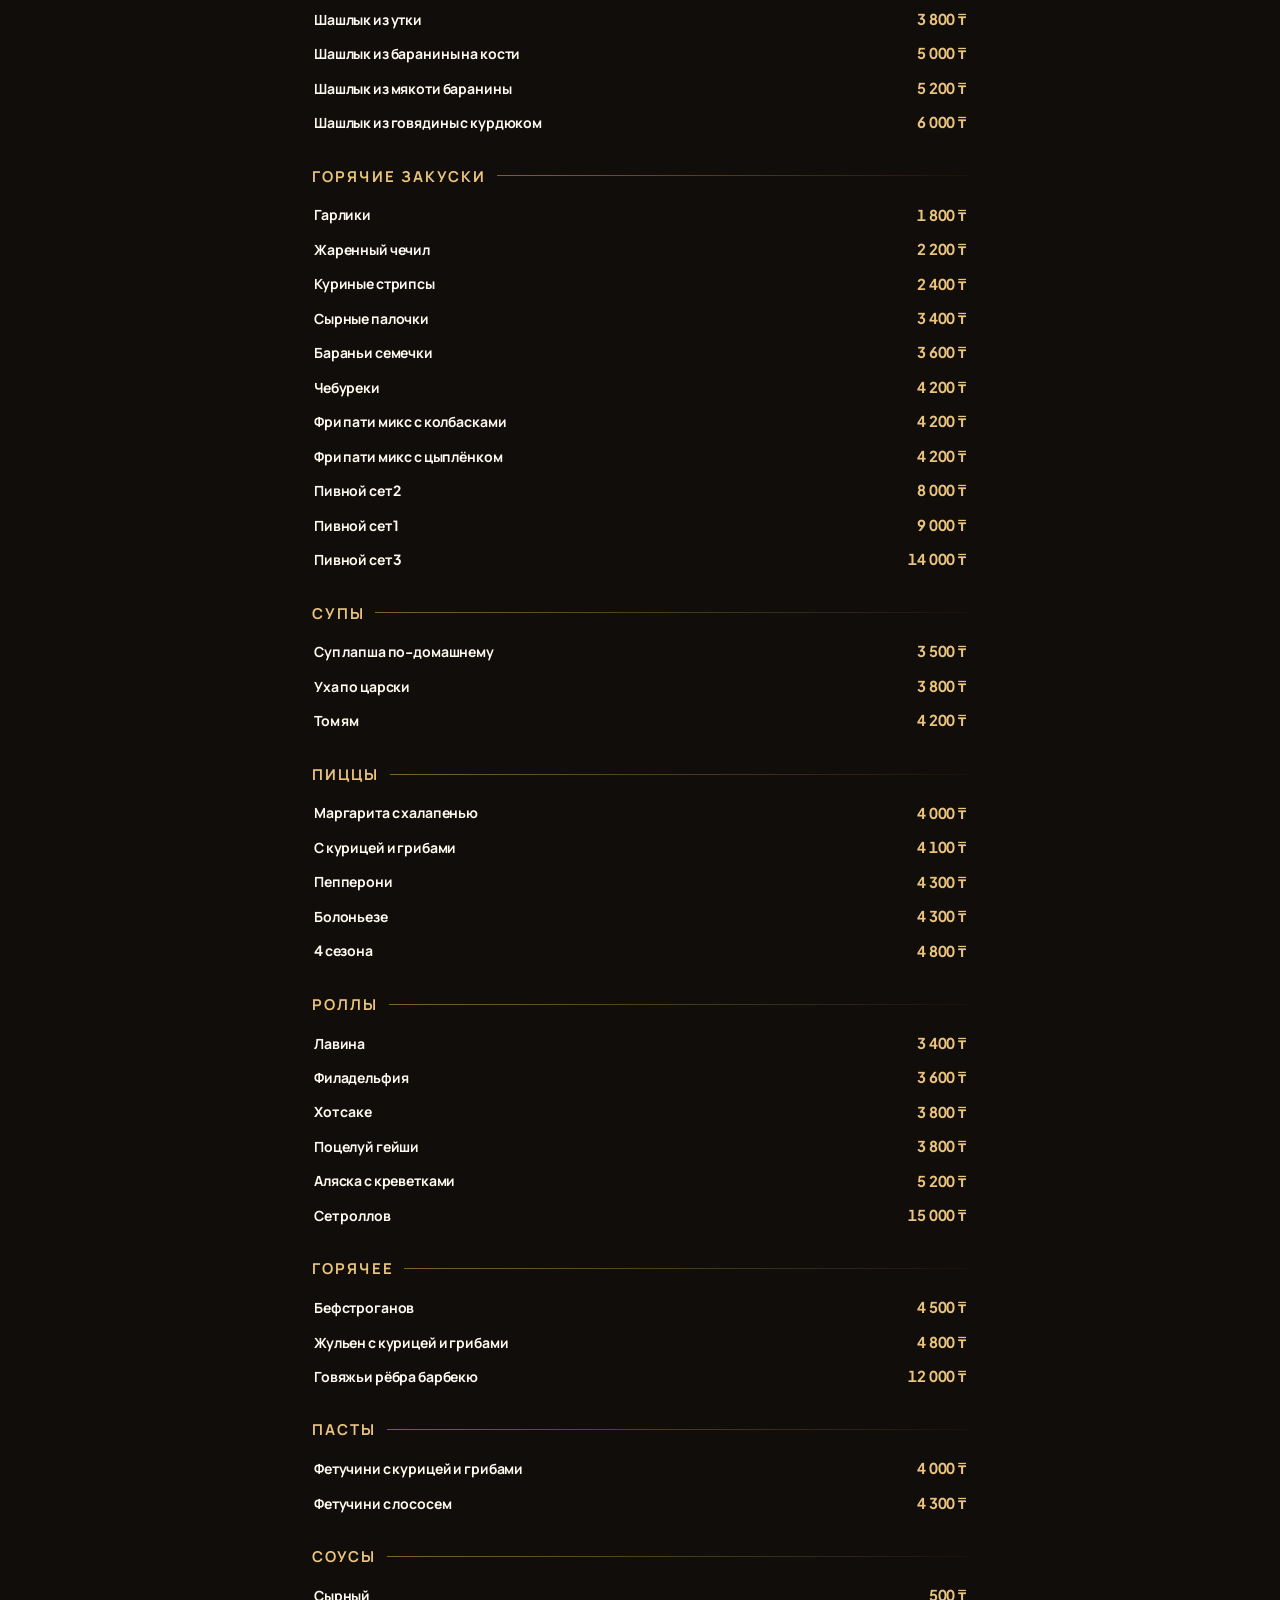
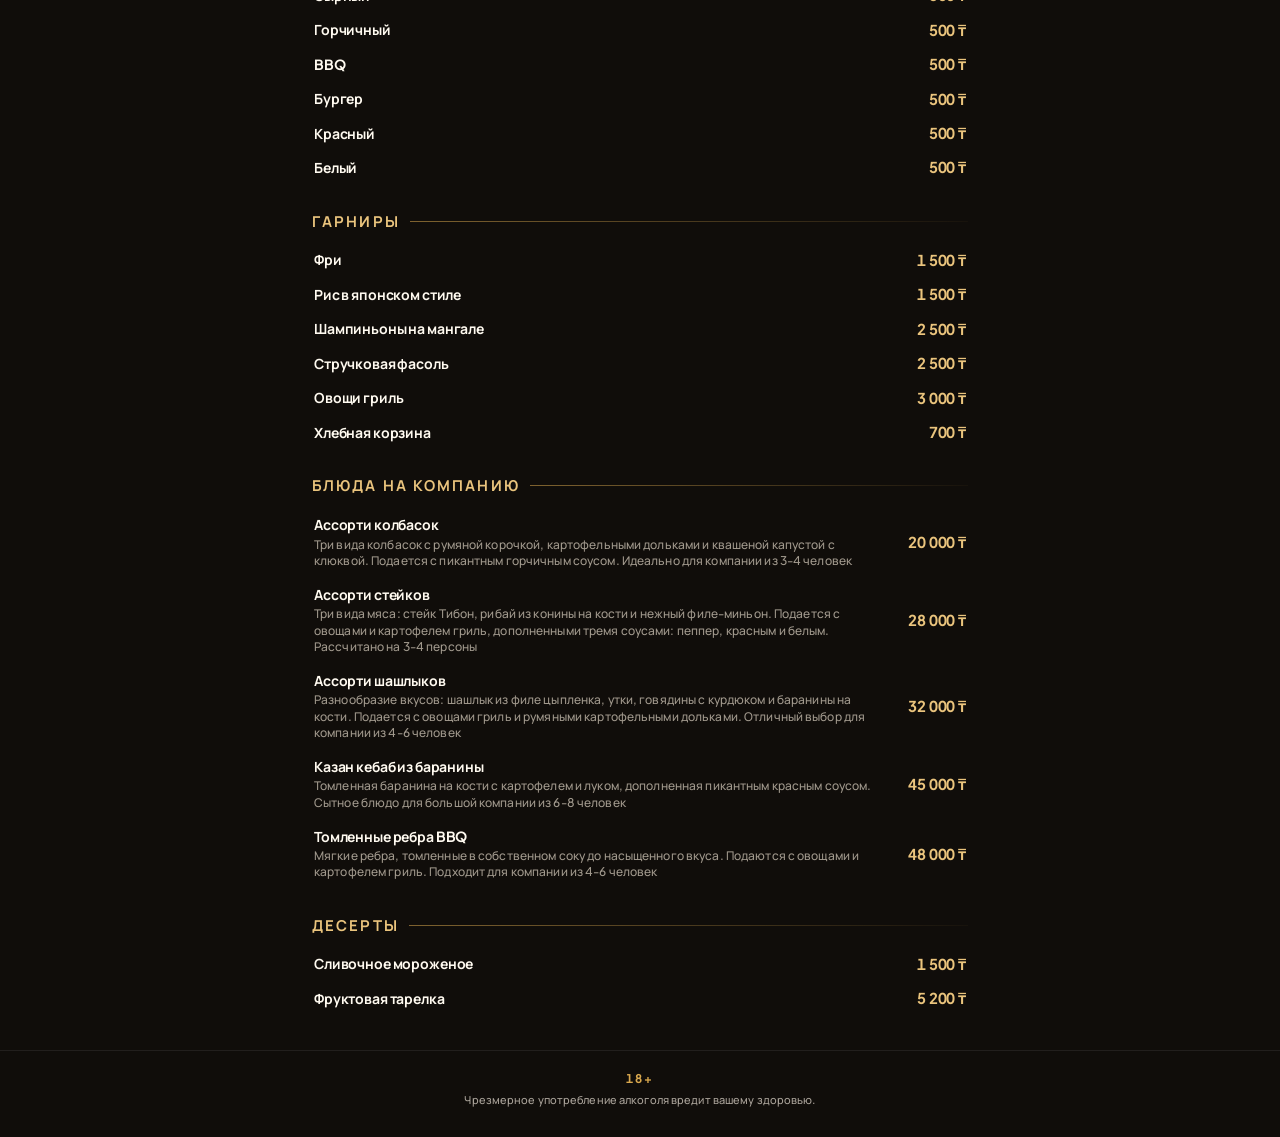
<file: vivaldi_menu.html>
<!DOCTYPE html>
<html lang="ru">
<head>
    <meta charset="UTF-8">
    <meta name="viewport" content="width=device-width, initial-scale=1.0">
    <meta name="theme-color" content="#100d0a">

    <title>VIVAL'DI</title>

    <link rel="preconnect" href="https://fonts.googleapis.com">
<link rel="preconnect" href="https://fonts.gstatic.com" crossorigin>
<link href="https://fonts.googleapis.com/css2?family=Cormorant+Garamond:ital,wght@0,600;0,700;1,600&family=Manrope:wght@400;500;600;700;800&family=Plus+Jakarta+Sans:wght@500;600;700;800&display=swap" rel="stylesheet">

<style>
:root {
    --gold: #d9a84e;
    --gold-light: #eac47d;
    --background: #100d0a;
    --text: #f8f5ef;
    --muted: #aaa39a;
    --border: rgba(255, 255, 255, 0.16);
    --font-display: "Cormorant Garamond", Georgia, serif;
    --font-ui: "Plus Jakarta Sans", "Manrope", -apple-system, sans-serif;
}

*, *::before, *::after {
    box-sizing: border-box;
    margin: 0;
    padding: 0;
}

html {
    scroll-behavior: smooth;
    scroll-padding-top: 134px; /* Отступ сверху при клике на категорию, чтобы не перекрывало шапкой */
}

body {
    min-height: 100vh;
    font-family: var(--font-ui);
    color: var(--text);
    background-color: var(--background);
    position: relative;
    isolation: isolate;
    -webkit-font-smoothing: antialiased;
    -moz-osx-font-smoothing: grayscale;
    text-rendering: optimizeLegibility;
}

/* ФОН */
body::before {
    content: "";
    position: fixed;
    inset: 0;
    z-index: -1;
    background:
        linear-gradient(rgba(12, 9, 6, 0.76), rgba(12, 9, 6, 0.88)),
        linear-gradient(135deg, rgba(126, 83, 35, 0.12), transparent 20%),
        url("images/401.webp");
    background-size: cover;
    background-position: center center;
    background-repeat: no-repeat;
    filter: saturate(0.45) sepia(0.28) brightness(0.92);
    pointer-events: none;
}

/* ЛОГОТИП */
.top {
    display: flex;
    flex-direction: column;
    align-items: center;
    padding: 12px 16px 10px;
    background: transparent;
}

.club-logo {
    display: block;
    width: min(180px, 55%);
    max-height: 90px;
    object-fit: contain;
}

.gold-line {
    width: 35px;
    height: 2px;
    margin-top: 10px;
    background: var(--gold);
    border-radius: 2px;
}

/* ПАНЕЛЬ НАВИГАЦИИ ПО КАТЕГОРИЯМ */
.category-navigation {
    position: sticky;
    top: 0;
    z-index: 200;
    display: flex;
    flex-direction: column;
    gap: 6px;
    padding: 8px 0;
    background: rgba(14, 11, 8, 0.94);
    border-top: 1px solid rgba(217, 168, 78, 0.12);
    border-bottom: 1px solid rgba(217, 168, 78, 0.22);
    backdrop-filter: blur(14px);
    -webkit-backdrop-filter: blur(14px);
}

.category-nav-row {
    display: flex;
    align-items: center;
    gap: 9px;
    padding: 0 12px;
    min-width: 0;
}

.category-nav-label {
    flex: 0 0 53px;
    color: var(--gold-light);
    font-size: 10.5px;
    line-height: 1.1;
    font-weight: 700;
    letter-spacing: 0.14em;
    text-transform: uppercase;
}

.categories {
    display: flex;
    align-items: center;
    gap: 18px;
    flex: 1;
    min-width: 0;
    overflow-x: auto;
    overflow-y: hidden;
    padding: 2px 2px 4px;
    scrollbar-width: none;
    -webkit-overflow-scrolling: touch;
}

.categories::-webkit-scrollbar {
    display: none;
}

.categories a {
    flex: 0 0 auto;
    position: relative;
    display: inline-flex;
    align-items: center;
    min-height: 30px;
    padding: 4px 0;
    color: rgba(248, 245, 239, 0.65);
    background: transparent;
    border: none;
    text-decoration: none;
    white-space: nowrap;
    font-size: 13px;
    font-weight: 600;
    letter-spacing: 0.01em;
    transition: color .2s ease, opacity .2s ease, transform .2s ease;
}

.categories a:hover {
    color: rgba(248, 245, 239, 0.92);
}

.categories a.active {
    color: var(--gold-light);
    font-weight: 700;
}

.categories a.active::after {
    content: "";
    position: absolute;
    left: 0;
    right: 0;
    bottom: 0;
    height: 1.5px;
    background: var(--gold-light);
    border-radius: 2px;
}

.categories a:active {
    transform: scale(.96);
}

/* ОСНОВНОЙ КОНТЕНТ */
main {
    width: 100%;
    max-width: 680px;
    margin: 0 auto;
    padding: 12px 12px 35px;
}

/* СЕКЦИИ И КАТЕГОРИИ МЕНЮ */
.menu-section-title {
    margin: 36px 0 24px;
    font-family: var(--font-display);
    font-size: 30px;
    font-weight: 700;
    line-height: 1.05;
    text-transform: uppercase;
    letter-spacing: 0.06em;
    color: var(--gold);
    border-bottom: 2px solid var(--gold);
    padding-bottom: 8px;
}

.category {
    margin-top: 27px;
    scroll-margin-top: 134px;
}

.category-title {
    margin-bottom: 12px;
    font-size: 15px;
    line-height: 1.25;
    letter-spacing: 0.14em;
    color: var(--gold-light);
    font-weight: 700;
    text-transform: uppercase;
    display: flex;
    align-items: center;
    gap: 10px;
}

.category-title::after {
    content: "";
    flex: 1;
    height: 1px;
    background: linear-gradient(to right, rgba(217, 168, 78, 0.55), rgba(217, 168, 78, 0.04));
}

/* ТОВАРЫ */
.product {
    display: flex;
    align-items: center;
    gap: 12px;
    padding: 8px 2px;
}

.product-info {
    flex: 1;
    min-width: 0;
}

.product-name {
    color: #fffaf0;
    font-size: 14px;
    font-weight: 700;
    line-height: 1.32;
    letter-spacing: -0.01em;
}

.product-volume {
    margin-top: 3px;
    color: rgba(230, 220, 203, 0.68);
    font-size: 12px;
    font-weight: 500;
    line-height: 1.35;
    letter-spacing: 0.01em;
}

.product-price {
    flex-shrink: 0;
    margin-left: auto;
    padding-left: 10px;
    color: var(--gold-light);
    font-size: 15px;
    font-weight: 700;
    line-height: 1.2;
    letter-spacing: -0.01em;
    white-space: nowrap;
    font-variant-numeric: tabular-nums;
}

/* ПОДВАЛ */
footer {
    padding: 20px 15px 28px;
    text-align: center;
    border-top: 1px solid rgba(255, 255, 255, 0.08);
}

.age {
    color: var(--gold);
    font-size: 12px;
    font-weight: 700;
    letter-spacing: 0.14em;
    font-variant-numeric: tabular-nums;
}

.footer-text {
    margin-top: 6px;
    color: var(--muted);
    font-size: 11px;
    font-weight: 500;
    line-height: 1.5;
    letter-spacing: 0.01em;
}

@media (max-width: 380px) {
    .category-nav-row { gap: 6px; padding-inline: 9px; }
    .category-nav-label { flex-basis: 45px; font-size: 9.5px; }
    .categories { gap: 15px; }
    .categories a { font-size: 12px; }
    .menu-section-title { font-size: 26px; }
    .category-title { font-size: 14px; letter-spacing: 0.12em; }
    .product-name { font-size: 13px; }
    .product-price { font-size: 14px; }
    .product-volume { font-size: 11px; }
}
</style>
</head>

    <!-- СКРИПТ ПОДСВЕТКИ АКТИВНОЙ КАТЕГОРИИ ПРИ СКРОЛЛЕ -->
    <script>
        const observerOptions = {
            root: null,
            rootMargin: '-130px 0px -60% 0px',
            threshold: 0
        };

        const observer = new IntersectionObserver((entries) => {
            entries.forEach(entry => {
                if (entry.isIntersecting) {
                    const id = entry.target.getAttribute('id');
                    document.querySelectorAll('.categories a').forEach(link => {
                        if (link.getAttribute('href') === `#${id}`) {
                            link.classList.add('active');
                            // Прокручиваем горизонтальный скролл к активной категории
                            link.parentElement.scrollLeft = link.offsetLeft - link.parentElement.offsetWidth / 2 + link.offsetWidth / 2;
                        } else {
                            link.classList.remove('active');
                        }
                    });
                }
            });
        }, observerOptions);

        document.querySelectorAll('section.category').forEach((section) => {
            observer.observe(section);
        });
    </script>
</body>


    <!-- ЛОГОТИП -->
    <header class="top">
        <img
            class="club-logo"
            src="images/logovi.png"
            alt="X.O. NIGHTBAR"
        >
        <div class="gold-line"></div>
    </header>


    <!-- ДВЕ ГОРИЗОНТАЛЬНЫЕ ПАНЕЛИ КАТЕГОРИЙ -->
    <nav class="category-navigation" aria-label="Навигация по меню">
        <div class="category-nav-row">
            <span class="category-nav-label">БАР</span>
            <div class="categories" id="bar-categories" aria-label="Категории бара"></div>
        </div>
        <div class="category-nav-row">
            <span class="category-nav-label">КУХНЯ</span>
            <div class="categories" id="kitchen-categories" aria-label="Категории кухни"></div>
        </div>
    </nav>

    <main>

        <!-- ================= БАР ================= -->
        <section class="menu-section active" id="bar">

            <!-- ПИВО -->
            <div class="category" id="bar-cat-13" data-menu-section="bar">
                <h2 class="category-title">Бутылочное пиво</h2>

                <article class="product">
                    <div class="product-info">
                        <h3 class="product-name">Miller</h3>
                        <div class="product-volume">0,33 л</div>
                    </div>
                    <div class="product-price">1 500 <span class="price-unit">₸</span></div>
                </article>

                <article class="product">
                    <div class="product-info">
                        <h3 class="product-name">Bud</h3>
                        <div class="product-volume">0,33 л</div>
                    </div>
                    <div class="product-price">1 500 <span class="price-unit">₸</span></div>
                </article>

                <article class="product">
                    <div class="product-info">
                        <h3 class="product-name">Corona extra</h3>
                        <div class="product-volume">0,33 л</div>
                    </div>
                    <div class="product-price">2 800 <span class="price-unit">₸</span></div>
                </article>

                <article class="product">
                    <div class="product-info">
                        <h3 class="product-name">Prazacka</h3>
                        <div class="product-volume">0,5 л</div>
                    </div>
                    <div class="product-price">2 800 <span class="price-unit">₸</span></div>
                </article>

                <article class="product">
                    <div class="product-info">
                        <h3 class="product-name">Stiegl hell</h3>
                        <div class="product-volume">0,5 л</div>
                    </div>
                    <div class="product-price">2 800 <span class="price-unit">₸</span></div>
                </article>

                <article class="product">
                    <div class="product-info">
                        <h3 class="product-name">Warsteiner</h3>
                        <div class="product-volume">0,33 л</div>
                    </div>
                    <div class="product-price">2 600 <span class="price-unit">₸</span></div>
                </article>
            </div>

            <!-- ПИВО РАЗЛИВНОЕ -->
            <div class="category" id="bar-cat-14" data-menu-section="bar">
                <h2 class="category-title">Разливное пиво</h2>

                <article class="product">
                    <div class="product-info">
                        <h3 class="product-name">Warsteiner</h3>
                        <div class="product-volume">0,5 л</div>
                    </div>
                    <div class="product-price">3 000 <span class="price-unit">₸</span></div>
                </article>

                <article class="product">
                    <div class="product-info">
                        <h3 class="product-name">Prazacka</h3>
                        <div class="product-volume">0,5 л</div>
                    </div>
                    <div class="product-price">3 000 <span class="price-unit">₸</span></div>
                </article>

                <article class="product">
                    <div class="product-info">
                        <h3 class="product-name">Немецкое</h3>
                        <div class="product-volume">0,5 л</div>
                    </div>
                    <div class="product-price">1 500 <span class="price-unit">₸</span></div>
                </article>

                <article class="product">
                    <div class="product-info">
                        <h3 class="product-name">Прага</h3>
                        <div class="product-volume">0,5 л</div>
                    </div>
                    <div class="product-price">1 500 <span class="price-unit">₸</span></div>
                </article>

                <article class="product">
                    <div class="product-info">
                        <h3 class="product-name">(Немецкое / Прага)</h3>
                        <div class="product-volume">3 л</div>
                    </div>
                    <div class="product-price">7 500 <span class="price-unit">₸</span></div>
                </article>
            </div>

            <!-- ВОДКА -->
            <div class="category" id="bar-cat-7" data-menu-section="bar">
                <h2 class="category-title">Водка</h2>

                <article class="product">
                    <div class="product-info">
                        <h3 class="product-name">Absolut Original</h3>
                        <div class="product-volume">50 мл</div>
                    </div>
                    <div class="product-price">1 500 <span class="price-unit">₸</span></div>
                </article>

                <article class="product">
                    <div class="product-info">
                        <h3 class="product-name">Smirnoff Red 21</h3>
                        <div class="product-volume">50 мл</div>
                    </div>
                    <div class="product-price">1 300 <span class="price-unit">₸</span></div>
                </article>

                <article class="product">
                    <div class="product-info">
                        <h3 class="product-name">Tchaikovsky</h3>
                        <div class="product-volume">50 мл</div>
                    </div>
                    <div class="product-price">1 100 <span class="price-unit">₸</span></div>
                </article>

                <article class="product">
                    <div class="product-info">
                        <h3 class="product-name">Tchaikovsky symphony</h3>
                        <div class="product-volume">50 мл</div>
                    </div>
                    <div class="product-price">1 500 <span class="price-unit">₸</span></div>
                </article>

                <article class="product">
                    <div class="product-info">
                        <h3 class="product-name">Ketel One</h3>
                        <div class="product-volume">50 мл</div>
                    </div>
                    <div class="product-price">1 700 <span class="price-unit">₸</span></div>
                </article>

                <article class="product">
                    <div class="product-info">
                        <h3 class="product-name">Кабарга</h3>
                        <div class="product-volume">50 мл</div>
                    </div>
                    <div class="product-price">1 000 <span class="price-unit">₸</span></div>
                </article>

                <article class="product">
                    <div class="product-info">
                        <h3 class="product-name">Бульбаш особая</h3>
                        <div class="product-volume">50 мл</div>
                    </div>
                    <div class="product-price">1 100 <span class="price-unit">₸</span></div>
                </article>

                <article class="product">
                    <div class="product-info">
                        <h3 class="product-name">Organic</h3>
                        <div class="product-volume">50 мл</div>
                    </div>
                    <div class="product-price">1 000 <span class="price-unit">₸</span></div>
                </article>
            </div>

            <!-- ВИСКИ -->
            <div class="category" id="bar-cat-3" data-menu-section="bar">
                <h2 class="category-title">Виски</h2>

                <article class="product">
                    <div class="product-info">
                        <h3 class="product-name">The Glenlivet Founder's Reserve</h3>
                        <div class="product-volume">50 мл</div>
                    </div>
                    <div class="product-price">4 300 <span class="price-unit">₸</span></div>
                </article>

                <article class="product">
                    <div class="product-info">
                        <h3 class="product-name">The Singleton of Dufftown 12YO</h3>
                        <div class="product-volume">50 мл</div>
                    </div>
                    <div class="product-price">4 500 <span class="price-unit">₸</span></div>
                </article>
            </div>          

                <article class="product">
                    <div class="product-info">
                        <h3 class="product-name">Chivas Regal 12YO</h3>
                        <div class="product-volume">50 мл</div>
                    </div>
                    <div class="product-price">3 400 <span class="price-unit">₸</span></div>
                </article>

                <article class="product">
                    <div class="product-info">
                        <h3 class="product-name">Ballantine's Finest</h3>
                        <div class="product-volume">50 мл</div>
                    </div>
                    <div class="product-price">1 900 <span class="price-unit">₸</span></div>
                </article>

                <article class="product">
                    <div class="product-info">
                        <h3 class="product-name">Ballantine's Wild</h3>
                        <div class="product-volume">50 мл</div>
                    </div>
                    <div class="product-price">1 900 <span class="price-unit">₸</span></div>
                </article>

                <article class="product">
                    <div class="product-info">
                        <h3 class="product-name">McLain</h3>
                        <div class="product-volume">50 мл</div>
                    </div>
                    <div class="product-price">1 400 <span class="price-unit">₸</span></div>
                </article>

                <article class="product">
                    <div class="product-info">
                        <h3 class="product-name">Red label</h3>
                        <div class="product-volume">50 мл</div>
                    </div>
                    <div class="product-price">1 500 <span class="price-unit">₸</span></div>
                </article>

                <article class="product">
                    <div class="product-info">
                        <h3 class="product-name">Black label 12YO</h3>
                        <div class="product-volume">50 мл</div>
                    </div>
                    <div class="product-price">2 500 <span class="price-unit">₸</span></div>
                </article>

                <article class="product">
                    <div class="product-info">
                        <h3 class="product-name">Bell's</h3>
                        <div class="product-volume">50 мл</div>
                    </div>
                    <div class="product-price">1 500 <span class="price-unit">₸</span></div>
                </article>
            </div>

                <article class="product">
                    <div class="product-info">
                        <h3 class="product-name">Jameson Original</h3>
                        <div class="product-volume">50 мл</div>
                    </div>
                    <div class="product-price">2 400 <span class="price-unit">₸</span></div>
                </article>

                <article class="product">
                    <div class="product-info">
                        <h3 class="product-name">Jameson Orange</h3>
                        <div class="product-volume">50 мл</div>
                    </div>
                    <div class="product-price">2 500 <span class="price-unit">₸</span></div>
                </article>

                <article class="product">
                    <div class="product-info">
                        <h3 class="product-name">Jameson Crested</h3>
                        <div class="product-volume">50 мл</div>
                    </div>
                    <div class="product-price">2 700 <span class="price-unit">₸</span></div>
                </article>

                <article class="product">
                    <div class="product-info">
                        <h3 class="product-name">Jameson Black Barrel</h3>
                        <div class="product-volume">50 мл</div>
                    </div>
                    <div class="product-price">2 900 <span class="price-unit">₸</span></div>
                </article>

                <article class="product">
                    <div class="product-info">
                        <h3 class="product-name">Kilbeggan</h3>
                        <div class="product-volume">50 мл</div>
                    </div>
                    <div class="product-price">1 600 <span class="price-unit">₸</span></div>
                </article>
            </div>

                <article class="product">
                    <div class="product-info">
                        <h3 class="product-name">Jack Daniel's</h3>
                        <div class="product-volume">50 мл</div>
                    </div>
                    <div class="product-price">2 500 <span class="price-unit">₸</span></div>
                </article>

                <article class="product">
                    <div class="product-info">
                        <h3 class="product-name">Jim Beam</h3>
                        <div class="product-volume">50 мл</div>
                    </div>
                    <div class="product-price">1 900 <span class="price-unit">₸</span></div>
                </article>

                <article class="product">
                    <div class="product-info">
                        <h3 class="product-name">Jim Beam Apple</h3>
                        <div class="product-volume">50 мл</div>
                    </div>
                    <div class="product-price">2 000 <span class="price-unit">₸</span></div>
                </article>

                <article class="product">
                    <div class="product-info">
                        <h3 class="product-name">Jim Beam Cherry</h3>
                        <div class="product-volume">50 мл</div>
                    </div>
                    <div class="product-price">2 000 <span class="price-unit">₸</span></div>
                </article>

                <article class="product">
                    <div class="product-info">
                        <h3 class="product-name">Jim Beam Honey</h3>
                        <div class="product-volume">50 мл</div>
                    </div>
                    <div class="product-price">2 000 <span class="price-unit">₸</span></div>
                </article>

                <article class="product">
                    <div class="product-info">
                        <h3 class="product-name">Jim Beam Double OAK</h3>
                        <div class="product-volume">50 мл</div>
                    </div>
                    <div class="product-price">2 100 <span class="price-unit">₸</span></div>
                </article>
            </div>

            <!-- Пати Миксы -->
            <div class="category" id="bar-cat-9" data-menu-section="bar">
                <h2 class="category-title">Пати Миксы</h2>

                <article class="product">
    <div class="product-info">
        <h3 class="product-name">Немецкое / Прага 3 л  +  Гора чипсов собственного приготовления</h3>
    </div>
    <div class="product-price">8 800 <span class="price-unit">₸</span></div>
</article>

<article class="product">
    <div class="product-info">
        <h3 class="product-name">Немецкое / Прага 3 л  +  Бараньи семечки</h3>
    </div>
    <div class="product-price">9 000 <span class="price-unit">₸</span></div>
</article>

<article class="product">
    <div class="product-info">
        <h3 class="product-name">Кабарга 0,5 л  +  Соленья с погребка</h3>
    </div>
    <div class="product-price">11 000 <span class="price-unit">₸</span></div>
</article>

<article class="product">
    <div class="product-info">
        <h3 class="product-name">Lambrusco 0,75 л  +  Фруктовая тарелка</h3>
    </div>
    <div class="product-price">12 500 <span class="price-unit">₸</span></div>
</article>

<article class="product">
    <div class="product-info">
        <h3 class="product-name">Tchaikovsky 0,5 л  +  6 Red Bull 0,25 л</h3>
    </div>
    <div class="product-price">20 000 <span class="price-unit">₸</span></div>
</article>

<article class="product">
    <div class="product-info">
        <h3 class="product-name">Captain Morgan 0,7 л  +  6 Coca-Cola 0,25 л</h3>
    </div>
    <div class="product-price">22 000 <span class="price-unit">₸</span></div>
</article>

<article class="product">
    <div class="product-info">
        <h3 class="product-name">Olmeca 0,7 л  +  6 Sprite 0,25 л</h3>
    </div>
    <div class="product-price">22 000 <span class="price-unit">₸</span></div>
</article>

<article class="product">
    <div class="product-info">
        <h3 class="product-name">Бульбаш 0,5 л + Ассорти стейков</h3>
    </div>
    <div class="product-price">35 000 <span class="price-unit">₸</span></div>
</article>

<article class="product">
    <div class="product-info">
        <h3 class="product-name">Smirnoff Red 21 0,5 л  +  Ассорти шашлыков</h3>
    </div>
    <div class="product-price">42 000 <span class="price-unit">₸</span></div>
</article>

<article class="product">
    <div class="product-info">
        <h3 class="product-name">Jameson Original 1 л  +  6 Coca-Cola 0,25 л</h3>
    </div>
    <div class="product-price">48 000 <span class="price-unit">₸</span></div>
</article>

<article class="product">
    <div class="product-info">
        <h3 class="product-name">Jägermeister 1 л  +  6 Red Bull 0,25 л</h3>
    </div>
    <div class="product-price">48 000 <span class="price-unit">₸</span></div>
</article>
</div>


            <!-- РОМ -->
            <div class="category" id="bar-cat-9" data-menu-section="bar">
                <h2 class="category-title">Ром</h2>

                <article class="product">
                    <div class="product-info">
                        <h3 class="product-name">HAVANA CLUB 3YO</h3>
                        <div class="product-volume">50 мл</div>
                    </div>
                    <div class="product-price">1 600 <span class="price-unit">₸</span></div>
                </article>

                <article class="product">
                    <div class="product-info">
                        <h3 class="product-name">HAVANA CLUB Cuban Spiced</h3>
                        <div class="product-volume">50 мл</div>
                    </div>
                    <div class="product-price">1 800 <span class="price-unit">₸</span></div>
                </article>

                <article class="product">
                    <div class="product-info">
                        <h3 class="product-name">Captain Morgan Dark</h3>
                        <div class="product-volume">50 мл</div>
                    </div>
                    <div class="product-price">1 500 <span class="price-unit">₸</span></div>
                </article>

                <article class="product">
                    <div class="product-info">
                        <h3 class="product-name">Captain Morgan Spiced Gold</h3>
                        <div class="product-volume">50 мл</div>
                    </div>
                    <div class="product-price">1 500 <span class="price-unit">₸</span></div>
                </article>

                <article class="product">
                    <div class="product-info">
                        <h3 class="product-name">Captain Morgan Sliced Apple</h3>
                        <div class="product-volume">50 мл</div>
                    </div>
                    <div class="product-price">1 500 <span class="price-unit">₸</span></div>
                </article>

                <article class="product">
                    <div class="product-info">
                        <h3 class="product-name">Captain Morgan Tiki Mango Pineapple</h3>
                        <div class="product-volume">50 мл</div>
                    </div>
                    <div class="product-price">1 500 <span class="price-unit">₸</span></div>
                </article>

                <article class="product">
                    <div class="product-info">
                        <h3 class="product-name">Captain Morgan White</h3>
                        <div class="product-volume">50 мл</div>
                    </div>
                    <div class="product-price">1 500 <span class="price-unit">₸</span></div>
                </article>

                <article class="product">
                    <div class="product-info">
                        <h3 class="product-name">Oakheart</h3>
                        <div class="product-volume">50 мл</div>
                    </div>
                    <div class="product-price">1 600 <span class="price-unit">₸</span></div>
                </article>
            </div>

<!-- КОКТЕЙЛИ -->
            <div class="category" id="bar-cat-18" data-menu-section="bar">
                <h2 class="category-title">Коктейли</h2>

                <article class="product">
                    <div class="product-info">
                        <h3 class="product-name">Long Island</h3>
                    </div>
                    <div class="product-price">3 000 <span class="price-unit">₸</span></div>
                </article>

                <article class="product">
                    <div class="product-info">
                        <h3 class="product-name">Negroni</h3>
                    </div>
                    <div class="product-price">2 500 <span class="price-unit">₸</span></div>
                </article>

                <article class="product">
                    <div class="product-info">
                        <h3 class="product-name">Clover Club</h3>
                    </div>
                    <div class="product-price">2 500 <span class="price-unit">₸</span></div>
                </article>

                <article class="product">
                    <div class="product-info">
                        <h3 class="product-name">Нижний край</h3>
                    </div>
                    <div class="product-price">2 500 <span class="price-unit">₸</span></div>
                </article>

                <article class="product">
                    <div class="product-info">
                        <h3 class="product-name">Aperol</h3>
                    </div>
                    <div class="product-price">2 500 <span class="price-unit">₸</span></div>
                </article>

                <article class="product">
                    <div class="product-info">
                        <h3 class="product-name">Cosmopolitan</h3>
                    </div>
                    <div class="product-price">2 500 <span class="price-unit">₸</span></div>
                </article>

                <article class="product">
                    <div class="product-info">
                        <h3 class="product-name">Americano</h3>
                    </div>
                    <div class="product-price">2 500 <span class="price-unit">₸</span></div>
                </article>

                <article class="product">
                    <div class="product-info">
                        <h3 class="product-name">Margarita</h3>
                    </div>
                    <div class="product-price">2 500 <span class="price-unit">₸</span></div>
                </article>

                <article class="product">
                    <div class="product-info">
                        <h3 class="product-name">Cuba Libre</h3>
                    </div>
                    <div class="product-price">2 500 <span class="price-unit">₸</span></div>
                </article>

                <article class="product">
                    <div class="product-info">
                        <h3 class="product-name">Daiquiri</h3>
                    </div>
                    <div class="product-price">2 500 <span class="price-unit">₸</span></div>
                </article>

                <article class="product">
                    <div class="product-info">
                        <h3 class="product-name">Whiskey Sour</h3>
                    </div>
                    <div class="product-price">2 500 <span class="price-unit">₸</span></div>
                </article>
            </div>

            <!-- ТЕКИЛА -->
            <div class="category" id="bar-cat-8" data-menu-section="bar">
                <h2 class="category-title">Текила</h2>

                <article class="product">
                    <div class="product-info">
                        <h3 class="product-name">Olmeca Silver</h3>
                        <div class="product-volume">50 мл</div>
                    </div>
                    <div class="product-price">1 500 <span class="price-unit">₸</span></div>
                </article>

                <article class="product">
                    <div class="product-info">
                        <h3 class="product-name">Olmeca Gold</h3>
                        <div class="product-volume">50 мл</div>
                    </div>
                    <div class="product-price">1 500 <span class="price-unit">₸</span></div>
                </article>
            </div>

            <!-- БРЕНДИ/КОНЬЯК -->
            <div class="category" id="bar-cat-2" data-menu-section="bar">
                <h2 class="category-title">Бренди / Коньяк</h2>

                <article class="product">
                    <div class="product-info">
                        <h3 class="product-name">Martell VS</h3>
                        <div class="product-volume">50 мл</div>
                    </div>
                    <div class="product-price">3 300 <span class="price-unit">₸</span></div>
                </article>

                <article class="product">
                    <div class="product-info">
                        <h3 class="product-name">Ararat 5YO</h3>
                        <div class="product-volume">50 мл</div>
                    </div>
                    <div class="product-price">2 000 <span class="price-unit">₸</span></div>
                </article>

                <article class="product">
                    <div class="product-info">
                        <h3 class="product-name">Galavani 3</h3>
                        <div class="product-volume">50 мл</div>
                    </div>
                    <div class="product-price">1 100 <span class="price-unit">₸</span></div>
                </article>

                <article class="product">
                    <div class="product-info">
                        <h3 class="product-name">Galavani 5</h3>
                        <div class="product-volume">50 мл</div>
                    </div>
                    <div class="product-price">1 600 <span class="price-unit">₸</span></div>
                </article>
            </div>

           <!-- ДЖИН -->
            <div class="category" id="bar-cat-10" data-menu-section="bar">
                <h2 class="category-title">Джин</h2>

                <article class="product">
                    <div class="product-info">
                        <h3 class="product-name">Beefeater London Dry Gin</h3>
                        <div class="product-volume">50 мл</div>
                    </div>
                    <div class="product-price">1 400 <span class="price-unit">₸</span></div>
                </article>

                <article class="product">
                    <div class="product-info">
                        <h3 class="product-name">Beefeater Pink Strawberry</h3>
                        <div class="product-volume">50 мл</div>
                    </div>
                    <div class="product-price">1 400 <span class="price-unit">₸</span></div>
                </article>

                <article class="product">
                    <div class="product-info">
                        <h3 class="product-name">Gordon's</h3>
                        <div class="product-volume">50 мл</div>
                    </div>
                    <div class="product-price">1 300 <span class="price-unit">₸</span></div>
                </article>
            </div>

            <!-- ИГРИСТОЕ ВИНО/ВИНО -->
            <div class="category" id="bar-cat-1" data-menu-section="bar">
                <h2 class="category-title">Игристое вино / вино</h2>

                <article class="product">
                    <div class="product-info">
                        <h3 class="product-name">Lambrusco MENESTRELLO</h3>
                        <div class="product-volume">Bianco \ Rosato \ Rosso • 0,75 л</div>
                    </div>
                    <div class="product-price">10 000 <span class="price-unit">₸</span></div>
                </article>

                <article class="product">
                    <div class="product-info">
                        <h3 class="product-name">Martini Asti</h3>
                        <div class="product-volume">0,75 л</div>
                    </div>
                    <div class="product-price">15 000 <span class="price-unit">₸</span></div>
                </article>

                <article class="product">
                    <div class="product-info">
                        <h3 class="product-name">Prosecco</h3>
                        <div class="product-volume">0,75 л</div>
                    </div>
                    <div class="product-price">15 000 <span class="price-unit">₸</span></div>
                </article>

                <article class="product">
                    <div class="product-info">
                        <h3 class="product-name">ALORE</h3>
                        <div class="product-volume">0,75 л</div>
                    </div>
                    <div class="product-price">10 000 <span class="price-unit">₸</span></div>
                </article>

                <article class="product">
                    <div class="product-info">
                        <h3 class="product-name">Teliani Valley Алазанская Долина</h3>
                        <div class="product-volume">кр \ полусладкое • 0,75 л</div>
                    </div>
                    <div class="product-price">10 000 <span class="price-unit">₸</span></div>
                </article>

                <article class="product">
                    <div class="product-info">
                        <h3 class="product-name">Teliani Valley Алазанская Долина</h3>
                        <div class="product-volume">бел \ полусладкое • 0,75 л</div>
                    </div>
                    <div class="product-price">9 000 <span class="price-unit">₸</span></div>
                </article>
            </div>

            <!-- ВЕРМУТЫ -->
            <div class="category" id="bar-cat-11" data-menu-section="bar">
                <h2 class="category-title">Вермуты</h2>

                <article class="product">
                    <div class="product-info">
                        <h3 class="product-name">Martini Fierro</h3>
                        <div class="product-volume">100 мл</div>
                    </div>
                    <div class="product-price">1 600 <span class="price-unit">₸</span></div>
                </article>

                <article class="product">
                    <div class="product-info">
                        <h3 class="product-name">Martini Extra Dry</h3>
                        <div class="product-volume">100 мл</div>
                    </div>
                    <div class="product-price">1 500 <span class="price-unit">₸</span></div>
                </article>

                <article class="product">
                    <div class="product-info">
                        <h3 class="product-name">Martini Rosso</h3>
                        <div class="product-volume">100 мл</div>
                    </div>
                    <div class="product-price">1 500 <span class="price-unit">₸</span></div>
                </article>

                <article class="product">
                    <div class="product-info">
                        <h3 class="product-name">Martini Bianco</h3>
                        <div class="product-volume">100 мл</div>
                    </div>
                    <div class="product-price">1 500 <span class="price-unit">₸</span></div>
                </article>
            </div>

            <!-- ЛИКЕР -->
            <div class="category" id="bar-cat-12" data-menu-section="bar">
                <h2 class="category-title">Ликер</h2>

                <article class="product">
                    <div class="product-info">
                        <h3 class="product-name">Jagermeister</h3>
                        <div class="product-volume">50 мл</div>
                    </div>
                    <div class="product-price">2 000 <span class="price-unit">₸</span></div>
                </article>

                <article class="product">
                    <div class="product-info">
                        <h3 class="product-name">Baileys</h3>
                        <div class="product-volume">50 мл</div>
                    </div>
                    <div class="product-price">1 800 <span class="price-unit">₸</span></div>
                </article>

                <article class="product">
                    <div class="product-info">
                        <h3 class="product-name">Absinthe</h3>
                        <div class="product-volume">50 мл</div>
                    </div>
                    <div class="product-price">2 200 <span class="price-unit">₸</span></div>
                </article>
            </div>

            <!-- Закуски -->
            <div class="category" id="bar-cat-15" data-menu-section="bar">
                <h2 class="category-title">К пиву</h2>

                <article class="product">
                    <div class="product-info">
                        <h3 class="product-name">Чечил</h3>
                    </div>
                    <div class="product-price">1 400 <span class="price-unit">₸</span></div>
                </article>

                <article class="product">
                    <div class="product-info">
                        <h3 class="product-name">Арахис</h3>
                    </div>
                    <div class="product-price">1 300 <span class="price-unit">₸</span></div>
                </article>

                <article class="product">
                    <div class="product-info">
                        <h3 class="product-name">Фисташки</h3>
                    </div>
                    <div class="product-price">2 000 <span class="price-unit">₸</span></div>
                </article>

                <article class="product">
                    <div class="product-info">
                        <h3 class="product-name">Чипсы</h3>
                    </div>
                    <div class="product-price">1 000 <span class="price-unit">₸</span></div>
                </article>

                <article class="product">
                    <div class="product-info">
                        <h3 class="product-name">Чипсы собственного приготовления</h3>
                    </div>
                    <div class="product-price">800 <span class="price-unit">₸</span></div>
                </article>
            </div>

            <!-- БЕЗАЛКОГОЛЬНЫЕ НАПИТКИ -->
            <div class="category" id="bar-cat-16" data-menu-section="bar">
                <h2 class="category-title">Безалкогольные напитки</h2>

                <article class="product">
                    <div class="product-info">
                        <h3 class="product-name">Juicy</h3>
                        <div class="product-volume">1 л</div>
                    </div>
                    <div class="product-price">2 000 <span class="price-unit">₸</span></div>
                </article>

                <article class="product">
                    <div class="product-info">
                        <h3 class="product-name">Bona тоник</h3>
                        <div class="product-volume">0,33 л</div>
                    </div>
                    <div class="product-price">800 <span class="price-unit">₸</span></div>
                </article>

                <article class="product">
                    <div class="product-info">
                        <h3 class="product-name">Schweppes</h3>
                        <div class="product-volume">0,45 л</div>
                    </div>
                    <div class="product-price">1 000 <span class="price-unit">₸</span></div>
                </article>

                <article class="product">
                    <div class="product-info">
                        <h3 class="product-name">Tornado</h3>
                    </div>
                    <div class="product-price">1 300 <span class="price-unit">₸</span></div>
                </article>

                <article class="product">
                    <div class="product-info">
                        <h3 class="product-name">Red bull</h3>
                        <div class="product-volume">0,25 л</div>
                    </div>
                    <div class="product-price">2 000 <span class="price-unit">₸</span></div>
                </article>

                <article class="product">
                    <div class="product-info">
                        <h3 class="product-name">Coca Cola</h3>
                        <div class="product-volume">0,25 л</div>
                    </div>
                    <div class="product-price">1 000 <span class="price-unit">₸</span></div>
                </article>
            </div>

            <!-- ЛИМОНАДЫ -->
            <div class="category" id="bar-cat-17" data-menu-section="bar">
                <h2 class="category-title">Лимонады</h2>

                <article class="product">
                    <div class="product-info">
                        <h3 class="product-name">Мохито</h3>
                        <div class="product-volume">1 л</div>
                    </div>
                    <div class="product-price">2 000 <span class="price-unit">₸</span></div>
                </article>

                <article class="product">
                    <div class="product-info">
                        <h3 class="product-name">Манго-маракуйя</h3>
                        <div class="product-volume">1 л</div>
                    </div>
                    <div class="product-price">2 000 <span class="price-unit">₸</span></div>
                </article>

                <article class="product">
                    <div class="product-info">
                        <h3 class="product-name">Ягодный</h3>
                        <div class="product-volume">1 л</div>
                    </div>
                    <div class="product-price">2 000 <span class="price-unit">₸</span></div>
                </article>

                <article class="product">
                    <div class="product-info">
                        <h3 class="product-name">Тропический</h3>
                        <div class="product-volume">1 л</div>
                    </div>
                    <div class="product-price">2 000 <span class="price-unit">₸</span></div>
                </article>
            </div>

            

            <!-- ЧАИ -->
            <div class="category" id="bar-cat-19" data-menu-section="bar">
                <h2 class="category-title">Чаи</h2>

                <article class="product">
                    <div class="product-info">
                        <h3 class="product-name">Чай черный</h3>
                        <div class="product-volume">1 л / за кружку</div>
                    </div>
                    <div class="product-price">1 500 / 300 <span class="price-unit">₸</span></div>
                </article>

                <article class="product">
                    <div class="product-info">
                        <h3 class="product-name">Чай зелёный</h3>
                        <div class="product-volume">1 л / за кружку</div>
                    </div>
                    <div class="product-price">1 500 / 300 <span class="price-unit">₸</span></div>
                </article>

                <article class="product">
                    <div class="product-info">
                        <h3 class="product-name">Чай ташкентский</h3>
                        <div class="product-volume">1 л</div>
                    </div>
                    <div class="product-price">2 000 <span class="price-unit">₸</span></div>
                </article>

                <article class="product">
                    <div class="product-info">
                        <h3 class="product-name">Чай по казахски</h3>
                        <div class="product-volume">1 л / за кружку</div>
                    </div>
                    <div class="product-price">1 500 / 300 <span class="price-unit">₸</span></div>
                </article>

                <article class="product">
                    <div class="product-info">
                        <h3 class="product-name">Чай вкусовой</h3>
                        <div class="product-volume">1 л</div>
                    </div>
                    <div class="product-price">2 000 <span class="price-unit">₸</span></div>
                </article>
            </div>

            <!-- К ЧАЮ -->
            <div class="category" id="bar-cat-20" data-menu-section="bar">
                <h2 class="category-title">К чаю</h2>

                <article class="product">
                    <div class="product-info">
                        <h3 class="product-name">Лимон</h3>
                    </div>
                    <div class="product-price">300 <span class="price-unit">₸</span></div>
                </article>

                <article class="product">
                    <div class="product-info">
                        <h3 class="product-name">Шоколад</h3>
                    </div>
                    <div class="product-price">2 500 <span class="price-unit">₸</span></div>
                </article>

                <article class="product">
                    <div class="product-info">
                        <h3 class="product-name">Мёд</h3>
                    </div>
                    <div class="product-price">800 <span class="price-unit">₸</span></div>
                </article>

            <!-- Сигареты -->
            <div class="category" id="bar-cat-20" data-menu-section="bar">
                <h2 class="category-title">Сигареты</h2>
                <article class="product">
                    <div class="product-info">
                        <h3 class="product-name">Сигареты в ассортименте</h3>
                    </div>
                    <div class="product-price">2 500 <span class="price-unit">₸</span></div>
                </article>

                <article class="product">
                    <div class="product-info">
                        <h3 class="product-name">Стики на IQOS</h3>
                    </div>
                    <div class="product-price">2 500 <span class="price-unit">₸</span></div>
                </article>
            </div>
        </section>

        <!-- ================= КУХНЯ ================= -->
        <section class="menu-section" id="kitchen">

            <!-- САЛАТЫ -->
            <div class="category" id="kitchen-cat-1" data-menu-section="kitchen">
                <h2 class="category-title">Салаты</h2>

                <article class="product">
                    <div class="product-info">
                        <h3 class="product-name">Салат греческий</h3>
                    </div>
                    <div class="product-price">3 300 <span class="price-unit">₸</span></div>
                </article>
                
                <article class="product">
                    <div class="product-info">
                        <h3 class="product-name">Цезарь с курицей</h3>
                    </div>
                    <div class="product-price">3 400 <span class="price-unit">₸</span></div>
                </article>

                <article class="product">
                    <div class="product-info">
                        <h3 class="product-name">Салат с баклажанами</h3>
                    </div>
                    <div class="product-price">3 600 <span class="price-unit">₸</span></div>
                </article>

                <article class="product">
                    <div class="product-info">
                        <h3 class="product-name">Салат к пенному</h3>
                    </div>
                    <div class="product-price">3 800 <span class="price-unit">₸</span></div>
                </article>

                <article class="product">
                    <div class="product-info">
                        <h3 class="product-name">Цезарь с семгой</h3>
                    </div>
                    <div class="product-price">4 100 <span class="price-unit">₸</span></div>
                </article>

                <article class="product">
                    <div class="product-info">
                        <h3 class="product-name">Цезарь с креветками</h3>
                    </div>
                    <div class="product-price">4 600 <span class="price-unit">₸</span></div>
                </article>

                <article class="product">
                    <div class="product-info">
                        <h3 class="product-name">Салат тёплый с кониной</h3>
                    </div>
                    <div class="product-price">5 000 <span class="price-unit">₸</span></div>
                </article>

                <article class="product">
                    <div class="product-info">
                        <h3 class="product-name">Салат море сёмги</h3>
                    </div>
                    <div class="product-price">5 200 <span class="price-unit">₸</span></div>
                </article>
            </div>

            <!-- ХОЛОДНЫЕ ЗАКУСКИ -->
            <div class="category" id="kitchen-cat-2" data-menu-section="kitchen">
                <h2 class="category-title">Холодные закуски</h2>

                <article class="product">
                    <div class="product-info">
                        <h3 class="product-name">Квашеная капуста с клюквой</h3>
                    </div>
                    <div class="product-price">2 800 <span class="price-unit">₸</span></div>
                </article>

                <article class="product">
                    <div class="product-info">
                        <h3 class="product-name">Овощная нарезка</h3>
                    </div>
                    <div class="product-price">3 400 <span class="price-unit">₸</span></div>
                </article>

                <article class="product">
                    <div class="product-info">
                        <h3 class="product-name">Соленья с погребка</h3>
                    </div>
                    <div class="product-price">3 800 <span class="price-unit">₸</span></div>
                </article>

                <article class="product">
                    <div class="product-info">
                        <h3 class="product-name">Закуска к водочке</h3>
                    </div>
                    <div class="product-price">4 000 <span class="price-unit">₸</span></div>
                </article>

                <article class="product">
                    <div class="product-info">
                        <h3 class="product-name">Нарезка с казы</h3>
                    </div>
                    <div class="product-price">7 000 <span class="price-unit">₸</span></div>
                </article>

                <article class="product">
                    <div class="product-info">
                        <h3 class="product-name">Нарезка с семгой</h3>
                    </div>
                    <div class="product-price">7 000 <span class="price-unit">₸</span></div>
                </article>
            </div>

            <!-- СТЕЙКИ -->
            <div class="category" id="kitchen-cat-3" data-menu-section="kitchen">
                <h2 class="category-title">Стейки</h2>

                <article class="product">
                    <div class="product-info">
                        <h3 class="product-name">Стейк из сёмги</h3>
                    </div>
                    <div class="product-price">8 000 <span class="price-unit">₸</span></div>
                </article>

                <article class="product">
                    <div class="product-info">
                        <h3 class="product-name">Тибон</h3>
                    </div>
                    <div class="product-price">8 500 <span class="price-unit">₸</span></div>
                </article>

                <article class="product">
                    <div class="product-info">
                        <h3 class="product-name">Рибай на кости</h3>
                    </div>
                    <div class="product-price">8 500 <span class="price-unit">₸</span></div>
                </article>

                <article class="product">
                    <div class="product-info">
                        <h3 class="product-name">Рибай</h3>
                    </div>
                    <div class="product-price">9 000 <span class="price-unit">₸</span></div>
                </article>

                <article class="product">
                    <div class="product-info">
                        <h3 class="product-name">Рибай из конины на кости</h3>
                    </div>
                    <div class="product-price">10 000 <span class="price-unit">₸</span></div>
                </article>


            <!-- КОЛБАСКИ -->
            <div class="category" id="kitchen-cat-4" data-menu-section="kitchen">
                <h2 class="category-title">Колбаски</h2>

                <article class="product">
                    <div class="product-info">
                        <h3 class="product-name">Колбаски из курицы</h3>
                    </div>
                    <div class="product-price">8 500 <span class="price-unit">₸</span></div>
                </article>

                <article class="product">
                    <div class="product-info">
                        <h3 class="product-name">Колбаски из говядины</h3>
                    </div>
                    <div class="product-price">8 500 <span class="price-unit">₸</span></div>
                </article>

                <article class="product">
                    <div class="product-info">
                        <h3 class="product-name">Колбаски из ягнёнка</h3>
                    </div>
                    <div class="product-price">8 500 <span class="price-unit">₸</span></div>
                </article>
            </div>

            <!-- ШАШЛЫК -->
            <div class="category" id="kitchen-cat-5" data-menu-section="kitchen">
                <h2 class="category-title">Шашлык</h2>

                <article class="product">
                    <div class="product-info">
                        <h3 class="product-name">Шашлык из филе цыплёнка</h3>
                    </div>
                    <div class="product-price">3 000 <span class="price-unit">₸</span></div>
                </article>

                <article class="product">
                    <div class="product-info">
                        <h3 class="product-name">Шашлык из утки</h3>
                    </div>
                    <div class="product-price">3 800 <span class="price-unit">₸</span></div>
                </article>

                <article class="product">
                    <div class="product-info">
                        <h3 class="product-name">Шашлык из баранины на кости</h3>
                    </div>
                    <div class="product-price">5 000 <span class="price-unit">₸</span></div>
                </article>

                <article class="product">
                    <div class="product-info">
                        <h3 class="product-name">Шашлык из мякоти баранины</h3>
                    </div>
                    <div class="product-price">5 200 <span class="price-unit">₸</span></div>
                </article>

                <article class="product">
                    <div class="product-info">
                        <h3 class="product-name">Шашлык из говядины с курдюком</h3>
                    </div>
                    <div class="product-price">6 000 <span class="price-unit">₸</span></div>
                </article>
            </div>

            <!-- ГОРЯЧИЕ ЗАКУСКИ -->
            <div class="category" id="kitchen-cat-6" data-menu-section="kitchen">
                <h2 class="category-title">Горячие закуски</h2>

                <article class="product">
    <div class="product-info">
        <h3 class="product-name">Гарлики</h3>
    </div>
    <div class="product-price">1 800 <span class="price-unit">₸</span></div>
</article>

<article class="product">
    <div class="product-info">
        <h3 class="product-name">Жаренный чечил</h3>
    </div>
    <div class="product-price">2 200 <span class="price-unit">₸</span></div>
</article>

<article class="product">
    <div class="product-info">
        <h3 class="product-name">Куриные стрипсы</h3>
    </div>
    <div class="product-price">2 400 <span class="price-unit">₸</span></div>
</article>

<article class="product">
    <div class="product-info">
        <h3 class="product-name">Сырные палочки</h3>
    </div>
    <div class="product-price">3 400 <span class="price-unit">₸</span></div>
</article>

<article class="product">
    <div class="product-info">
        <h3 class="product-name">Бараньи семечки</h3>
    </div>
    <div class="product-price">3 600 <span class="price-unit">₸</span></div>
</article>

<article class="product">
    <div class="product-info">
        <h3 class="product-name">Чебуреки</h3>
    </div>
    <div class="product-price">4 200 <span class="price-unit">₸</span></div>
</article>

<article class="product">
    <div class="product-info">
        <h3 class="product-name">Фри пати микс с колбасками</h3>
    </div>
    <div class="product-price">4 200 <span class="price-unit">₸</span></div>
</article>

<article class="product">
    <div class="product-info">
        <h3 class="product-name">Фри пати микс с цыплёнком</h3>
    </div>
    <div class="product-price">4 200 <span class="price-unit">₸</span></div>
</article>

<article class="product">
    <div class="product-info">
        <h3 class="product-name">Пивной сет 2</h3>
    </div>
    <div class="product-price">8 000 <span class="price-unit">₸</span></div>
</article>

<article class="product">
    <div class="product-info">
        <h3 class="product-name">Пивной сет 1</h3>
    </div>
    <div class="product-price">9 000 <span class="price-unit">₸</span></div>
</article>

<article class="product">
    <div class="product-info">
        <h3 class="product-name">Пивной сет 3</h3>
    </div>
    <div class="product-price">14 000 <span class="price-unit">₸</span></div>
</article>

            <!-- СУПЫ -->
            <div class="category" id="kitchen-cat-7" data-menu-section="kitchen">
                <h2 class="category-title">Супы</h2>

                <article class="product">
                    <div class="product-info">
                        <h3 class="product-name">Суп лапша по-домашнему</h3>
                    </div>
                    <div class="product-price">3 500 <span class="price-unit">₸</span></div>
                </article>

                <article class="product">
                    <div class="product-info">
                        <h3 class="product-name">Уха по царски</h3>
                    </div>
                    <div class="product-price">3 800 <span class="price-unit">₸</span></div>
                </article>

                <article class="product">
                    <div class="product-info">
                        <h3 class="product-name">Том ям</h3>
                    </div>
                    <div class="product-price">4 200 <span class="price-unit">₸</span></div>
                </article>
            </div>

            <!-- ПИЦЦЫ -->
            <div class="category" id="kitchen-cat-8" data-menu-section="kitchen">
                <h2 class="category-title">Пиццы</h2>

                <article class="product">
                    <div class="product-info">
                        <h3 class="product-name">Маргарита с халапенью</h3>
                    </div>
                    <div class="product-price">4 000 <span class="price-unit">₸</span></div>
                </article>

                <article class="product">
                    <div class="product-info">
                        <h3 class="product-name">С курицей и грибами</h3>
                    </div>
                    <div class="product-price">4 100 <span class="price-unit">₸</span></div>
                </article>

                <article class="product">
                    <div class="product-info">
                        <h3 class="product-name">Пепперони</h3>
                    </div>
                    <div class="product-price">4 300 <span class="price-unit">₸</span></div>
                </article>

                <article class="product">
                    <div class="product-info">
                        <h3 class="product-name">Болоньезе</h3>
                    </div>
                    <div class="product-price">4 300 <span class="price-unit">₸</span></div>
                </article>

                <article class="product">
                    <div class="product-info">
                        <h3 class="product-name">4 сезона</h3>
                    </div>
                    <div class="product-price">4 800 <span class="price-unit">₸</span></div>
                </article>
            </div>

            <!-- РОЛЛЫ -->
            <div class="category" id="kitchen-cat-9" data-menu-section="kitchen">
                <h2 class="category-title">Роллы</h2>

                <article class="product">
                    <div class="product-info">
                        <h3 class="product-name">Лавина</h3>
                    </div>
                    <div class="product-price">3 400 <span class="price-unit">₸</span></div>
                </article>

                <article class="product">
                    <div class="product-info">
                        <h3 class="product-name">Филадельфия</h3>
                    </div>
                    <div class="product-price">3 600 <span class="price-unit">₸</span></div>
                </article>

                <article class="product">
                    <div class="product-info">
                        <h3 class="product-name">Хот саке</h3>
                    </div>
                    <div class="product-price">3 800 <span class="price-unit">₸</span></div>
                </article>

                <article class="product">
                    <div class="product-info">
                        <h3 class="product-name">Поцелуй гейши</h3>
                    </div>
                    <div class="product-price">3 800 <span class="price-unit">₸</span></div>
                </article>

                <article class="product">
                    <div class="product-info">
                        <h3 class="product-name">Аляска с креветками</h3>
                    </div>
                    <div class="product-price">5 200 <span class="price-unit">₸</span></div>
                </article>

                <article class="product">
                    <div class="product-info">
                        <h3 class="product-name">Сет роллов</h3>
                    </div>
                    <div class="product-price">15 000 <span class="price-unit">₸</span></div>
                </article>
            </div>

            <!-- ГОРЯЧЕЕ -->
            <div class="category" id="kitchen-cat-10" data-menu-section="kitchen">
                <h2 class="category-title">Горячее</h2>

                <article class="product">
                    <div class="product-info">
                        <h3 class="product-name">Бефстроганов</h3>
                    </div>
                    <div class="product-price">4 500 <span class="price-unit">₸</span></div>
                </article>

                <article class="product">
                    <div class="product-info">
                        <h3 class="product-name">Жульен с курицей и грибами</h3>
                    </div>
                    <div class="product-price">4 800 <span class="price-unit">₸</span></div>
                </article>

                <article class="product">
                    <div class="product-info">
                        <h3 class="product-name">Говяжьи рёбра барбекю</h3>
                    </div>
                    <div class="product-price">12 000 <span class="price-unit">₸</span></div>
                </article>
            </div>

            <!-- ПАСТЫ -->
            <div class="category" id="kitchen-cat-11" data-menu-section="kitchen">
                <h2 class="category-title">Пасты</h2>

                <article class="product">
                    <div class="product-info">
                        <h3 class="product-name">Фетучини с курицей и грибами</h3>
                    </div>
                    <div class="product-price">4 000 <span class="price-unit">₸</span></div>
                </article>

                <article class="product">
                    <div class="product-info">
                        <h3 class="product-name">Фетучини с лососем</h3>
                    </div>
                    <div class="product-price">4 300 <span class="price-unit">₸</span></div>
                </article>
            </div>

            <!-- СОУСЫ -->
            <div class="category" id="kitchen-cat-12" data-menu-section="kitchen">
                <h2 class="category-title">Соусы</h2>

                <article class="product">
                    <div class="product-info">
                        <h3 class="product-name">Сырный</h3>
                    </div>
                    <div class="product-price">500 <span class="price-unit">₸</span></div>
                </article>

                <article class="product">
                    <div class="product-info">
                        <h3 class="product-name">Горчичный</h3>
                    </div>
                    <div class="product-price">500 <span class="price-unit">₸</span></div>
                </article>

                <article class="product">
                    <div class="product-info">
                        <h3 class="product-name">BBQ</h3>
                    </div>
                    <div class="product-price">500 <span class="price-unit">₸</span></div>
                </article>

                <article class="product">
                    <div class="product-info">
                        <h3 class="product-name">Бургер</h3>
                    </div>
                    <div class="product-price">500 <span class="price-unit">₸</span></div>
                </article>

                <article class="product">
                    <div class="product-info">
                        <h3 class="product-name">Красный</h3>
                    </div>
                    <div class="product-price">500 <span class="price-unit">₸</span></div>
                </article>

                <article class="product">
                    <div class="product-info">
                        <h3 class="product-name">Белый</h3>
                    </div>
                    <div class="product-price">500 <span class="price-unit">₸</span></div>
                </article>
            </div>

            <!-- ГАРНИРЫ -->
            <div class="category" id="kitchen-cat-13" data-menu-section="kitchen">
                <h2 class="category-title">Гарниры</h2>

                <article class="product">
                    <div class="product-info">
                        <h3 class="product-name">Фри</h3>
                    </div>
                    <div class="product-price">1 500 <span class="price-unit">₸</span></div>
                </article>

                <article class="product">
                    <div class="product-info">
                        <h3 class="product-name">Рис в японском стиле</h3>
                    </div>
                    <div class="product-price">1 500 <span class="price-unit">₸</span></div>
                </article>

                <article class="product">
                    <div class="product-info">
                        <h3 class="product-name">Шампиньоны на мангале</h3>
                    </div>
                    <div class="product-price">2 500 <span class="price-unit">₸</span></div>
                </article>

                <article class="product">
                    <div class="product-info">
                        <h3 class="product-name">Стручковая фасоль</h3>
                    </div>
                    <div class="product-price">2 500 <span class="price-unit">₸</span></div>
                </article>

                <article class="product">
                    <div class="product-info">
                        <h3 class="product-name">Овощи гриль</h3>
                    </div>
                    <div class="product-price">3 000 <span class="price-unit">₸</span></div>
                </article>

                <article class="product">
                    <div class="product-info">
                        <h3 class="product-name">Хлебная корзина</h3>
                    </div>
                    <div class="product-price">700 <span class="price-unit">₸</span></div>
                </article>
            </div>

            <!-- БЛЮДА НА КОМПАНИЮ -->
            <div class="category" id="kitchen-cat-14" data-menu-section="kitchen">
                <h2 class="category-title">Блюда на компанию</h2>

                <article class="product">
                    <div class="product-info">
                        <h3 class="product-name">Ассорти колбасок</h3>
                        <div class="product-volume">Три вида колбасок с румяной корочкой, картофельными дольками и квашеной капустой с клюквой. Подается с пикантным горчичным соусом. Идеально для компании из 3-4 человек</div>
                    </div>
                    <div class="product-price">20 000 <span class="price-unit">₸</span></div>
                </article>

                <article class="product">
                    <div class="product-info">
                        <h3 class="product-name">Ассорти стейков</h3>
                        <div class="product-volume">Три вида мяса: стейк Тибон, рибай из конины на кости и нежный филе-миньон. Подается с овощами и картофелем гриль, дополненными тремя соусами: пеппер, красным и белым. Рассчитано на 3-4 персоны</div>
                    </div>
                    <div class="product-price">28 000 <span class="price-unit">₸</span></div>
                </article>

                <article class="product">
                    <div class="product-info">
                        <h3 class="product-name">Ассорти шашлыков</h3>
                        <div class="product-volume">Разнообразие вкусов: шашлык из филе цыпленка, утки, говядины с курдюком и баранины на кости. Подается с овощами гриль и румяными картофельными дольками. Отличный выбор для компании из 4-6 человек</div>
                    </div>
                    <div class="product-price">32 000 <span class="price-unit">₸</span></div>
                </article>

                <article class="product">
                    <div class="product-info">
                        <h3 class="product-name">Казан кебаб из баранины</h3>
                        <div class="product-volume">Томленная баранина на кости с картофелем и луком, дополненная пикантным красным соусом. Сытное блюдо для большой компании из 6-8 человек</div>
                    </div>
                    <div class="product-price">45 000 <span class="price-unit">₸</span></div>
                </article>

                <article class="product">
                    <div class="product-info">
                        <h3 class="product-name">Томленные ребра BBQ</h3>
                        <div class="product-volume">Мягкие ребра, томленные в собственном соку до насыщенного вкуса. Подаются с овощами и картофелем гриль. Подходит для компании из 4-6 человек</div>
                    </div>
                    <div class="product-price">48 000 <span class="price-unit">₸</span></div>
                </article>
            </div>

            <!-- ДЕСЕРТЫ -->
            <div class="category" id="kitchen-cat-15" data-menu-section="kitchen">
                <h2 class="category-title">Десерты</h2>

                <article class="product">
                    <div class="product-info">
                        <h3 class="product-name">Сливочное мороженое</h3>
                    </div>
                    <div class="product-price">1 500 <span class="price-unit">₸</span></div>
                </article>

                <article class="product">
                    <div class="product-info">
                        <h3 class="product-name">Фруктовая тарелка</h3>
                    </div>
                    <div class="product-price">5 200 <span class="price-unit">₸</span></div>
                </article>
            </div>

        </section>


    </main>

    <!-- ПОДВАЛ -->
    <footer>
        <div class="age">18+</div>
        <div class="footer-text">Чрезмерное употребление алкоголя вредит вашему здоровью.</div>
    </footer>

    <!-- НАВИГАЦИЯ ПО КАТЕГОРИЯМ -->
    <script>
        document.addEventListener('DOMContentLoaded', () => {
            const sections = {
                bar: document.getElementById('bar'),
                kitchen: document.getElementById('kitchen')
            };
            const navContainers = {
                bar: document.getElementById('bar-categories'),
                kitchen: document.getElementById('kitchen-categories')
            };

            // Кнопки создаются из заголовков, поэтому названия и ссылки всегда совпадают.
            Object.entries(sections).forEach(([sectionName, section]) => {
                if (!section || !navContainers[sectionName]) return;
                section.querySelectorAll('.category').forEach(category => {
                    const heading = category.querySelector('.category-title');
                    if (!heading) return;
                    const link = document.createElement('a');
                    link.href = `#${category.id}`;
                    link.textContent = heading.textContent.trim();
                    link.dataset.target = category.id;
                    link.dataset.section = sectionName;
                    navContainers[sectionName].appendChild(link);
                });
            });

            const allLinks = [...document.querySelectorAll('.categories a')];

            function setActive(link) {
                allLinks.forEach(item => item.classList.toggle('active', item === link));
                if (link) link.scrollIntoView({ behavior: 'smooth', block: 'nearest', inline: 'center' });
            }

            allLinks.forEach(link => {
                link.addEventListener('click', event => {
                    event.preventDefault();
                    const target = document.getElementById(link.dataset.target);
                    const section = sections[link.dataset.section];
                    if (!target || !section) return;

                    Object.values(sections).forEach(item => item.classList.remove('active'));
                    section.classList.add('active');
                    setActive(link);

                    requestAnimationFrame(() => {
                        const nav = document.querySelector('.category-navigation');
                        const offset = (nav?.getBoundingClientRect().height || 0) + 12;
                        const top = target.getBoundingClientRect().top + window.pageYOffset - offset;
                        window.scrollTo({ top, behavior: 'smooth' });
                    });
                    history.replaceState(null, '', `#${target.id}`);
                });
            });

            const initialLink = navContainers.bar?.querySelector('a');
            if (initialLink) initialLink.classList.add('active');
        });
    </script>
</body>
</html>
</file>
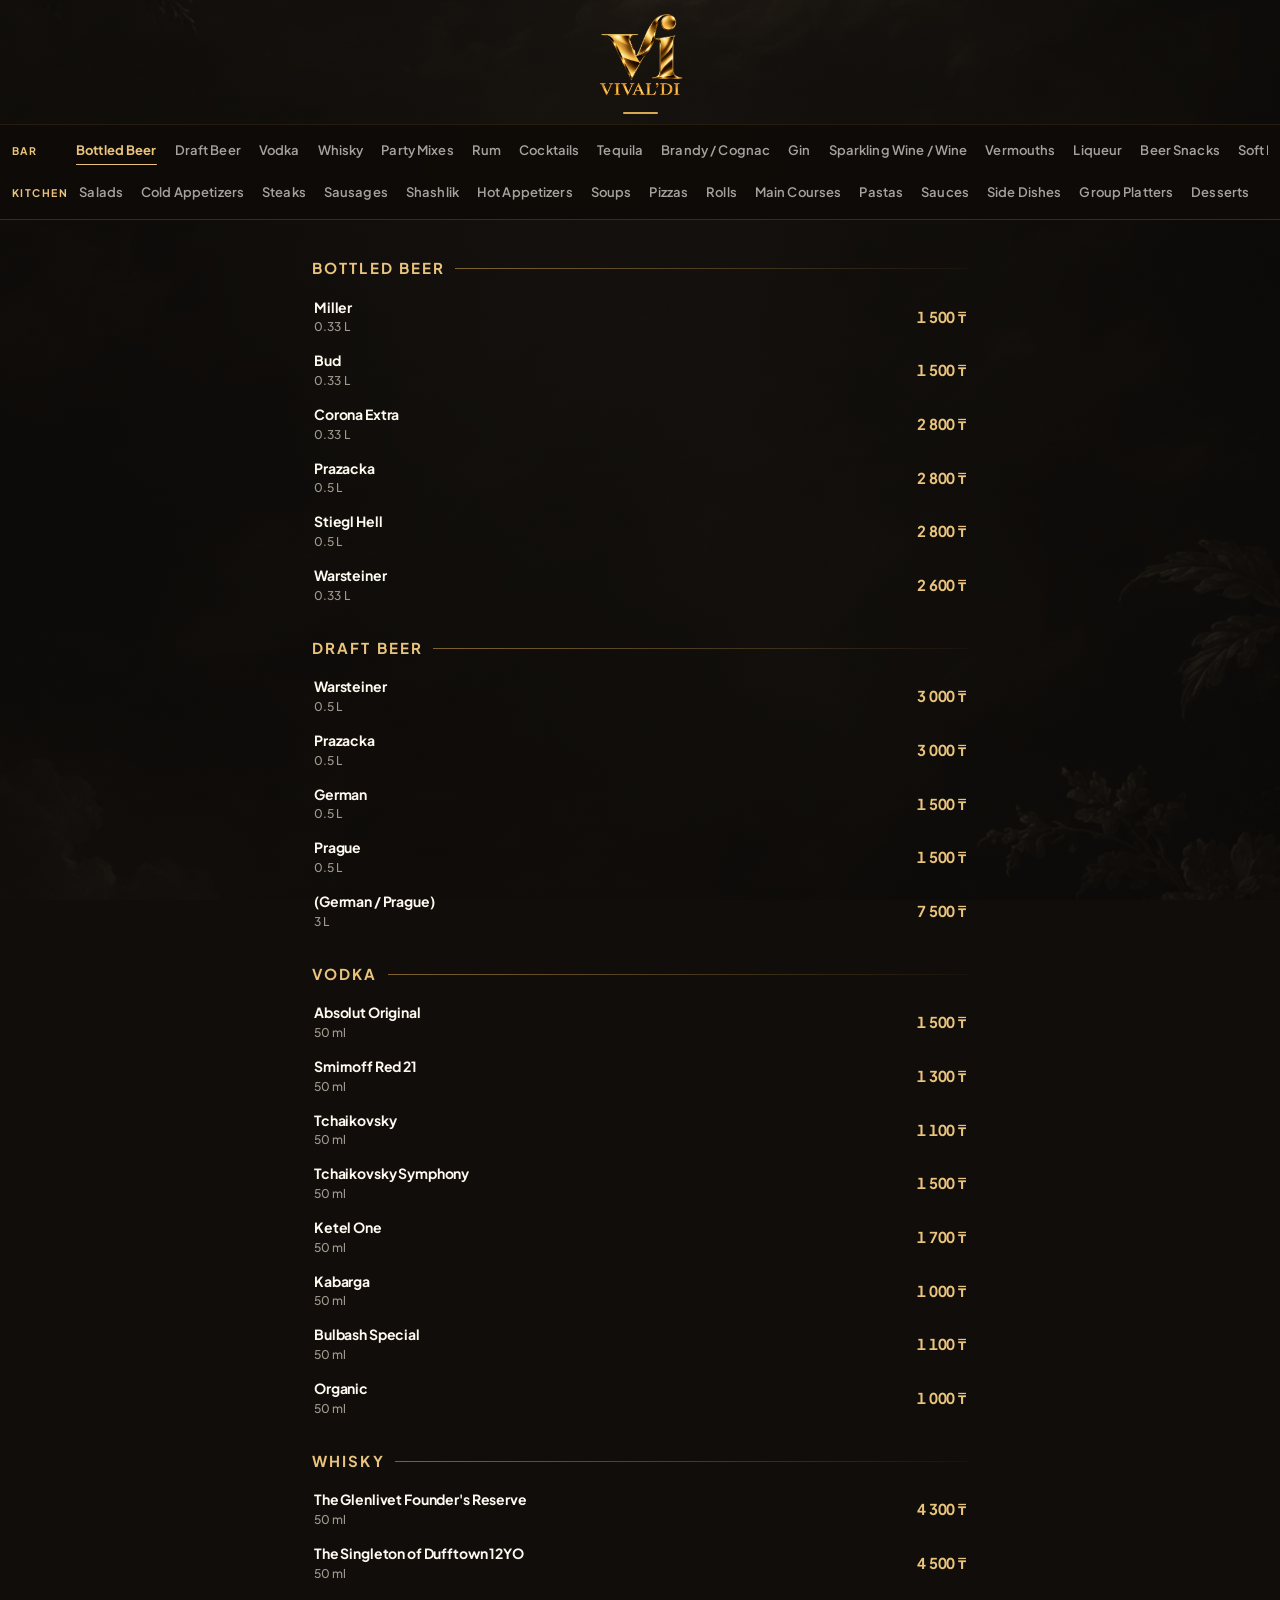
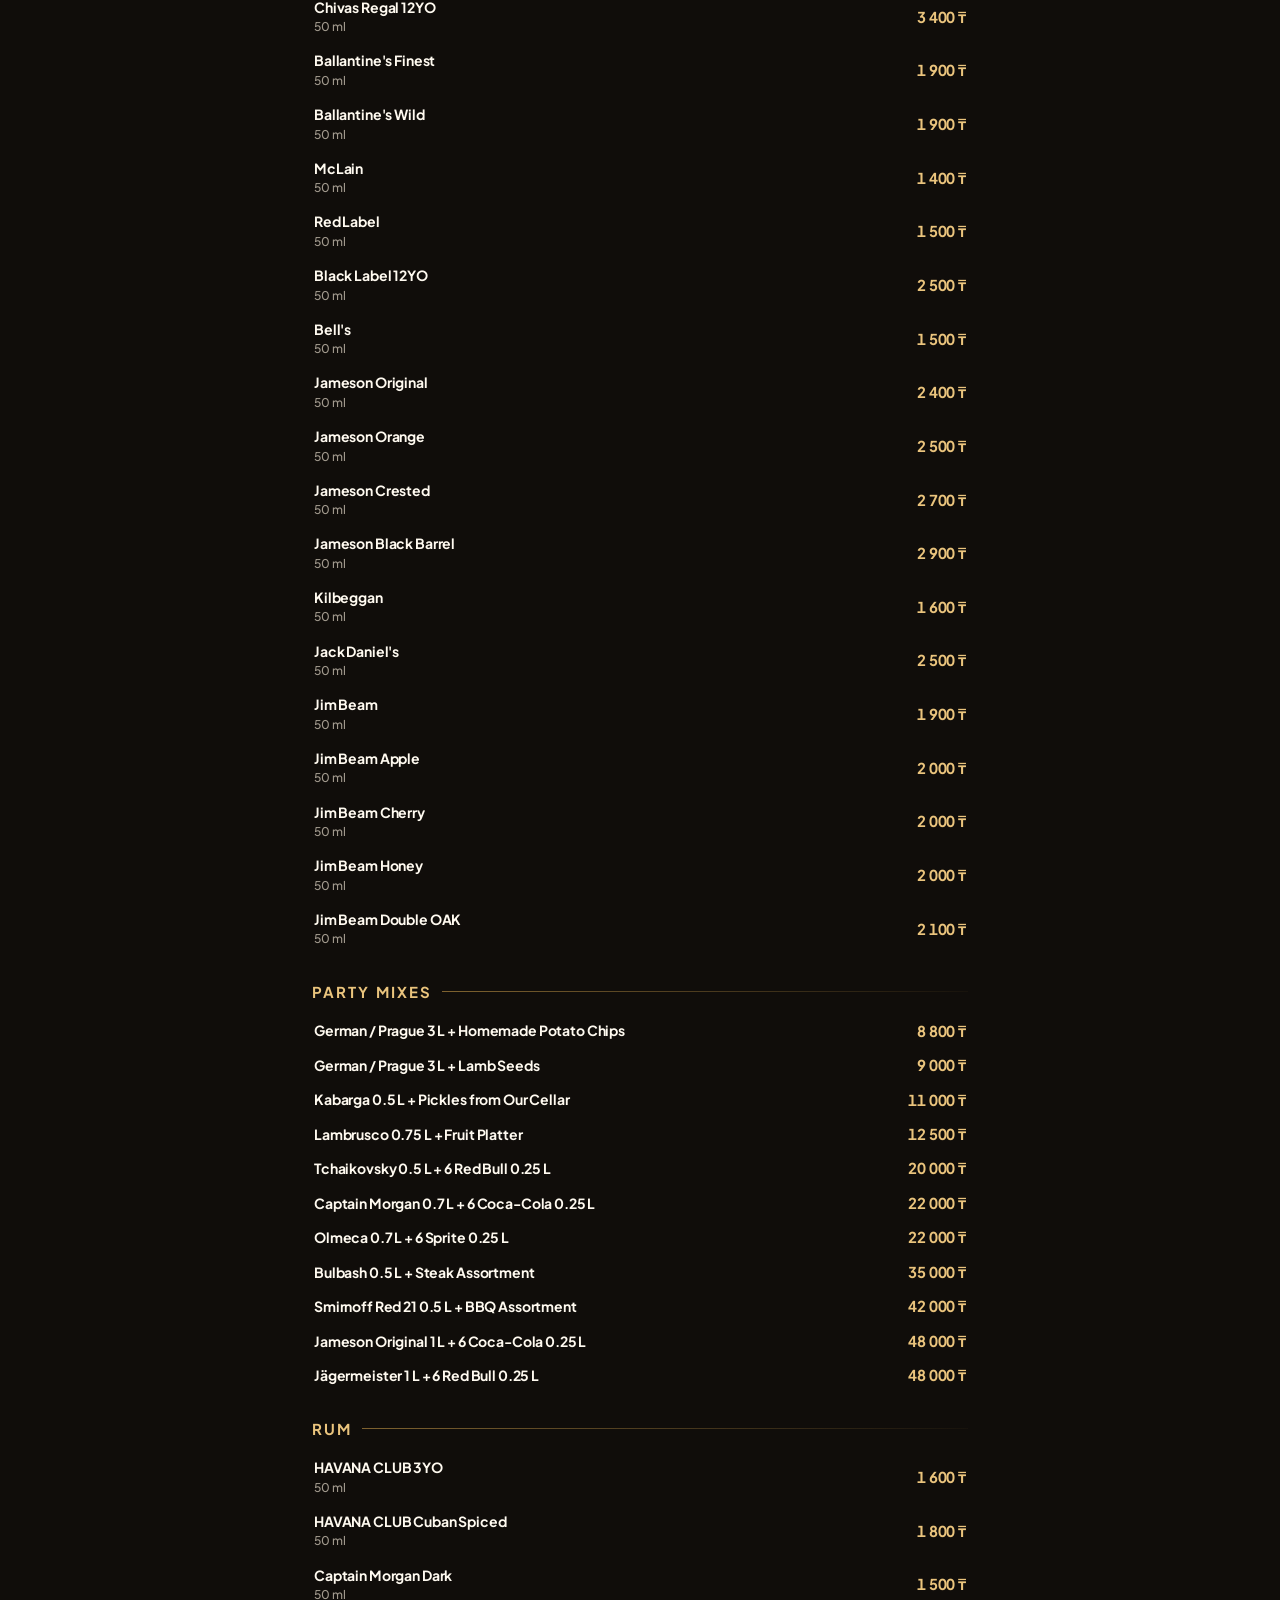
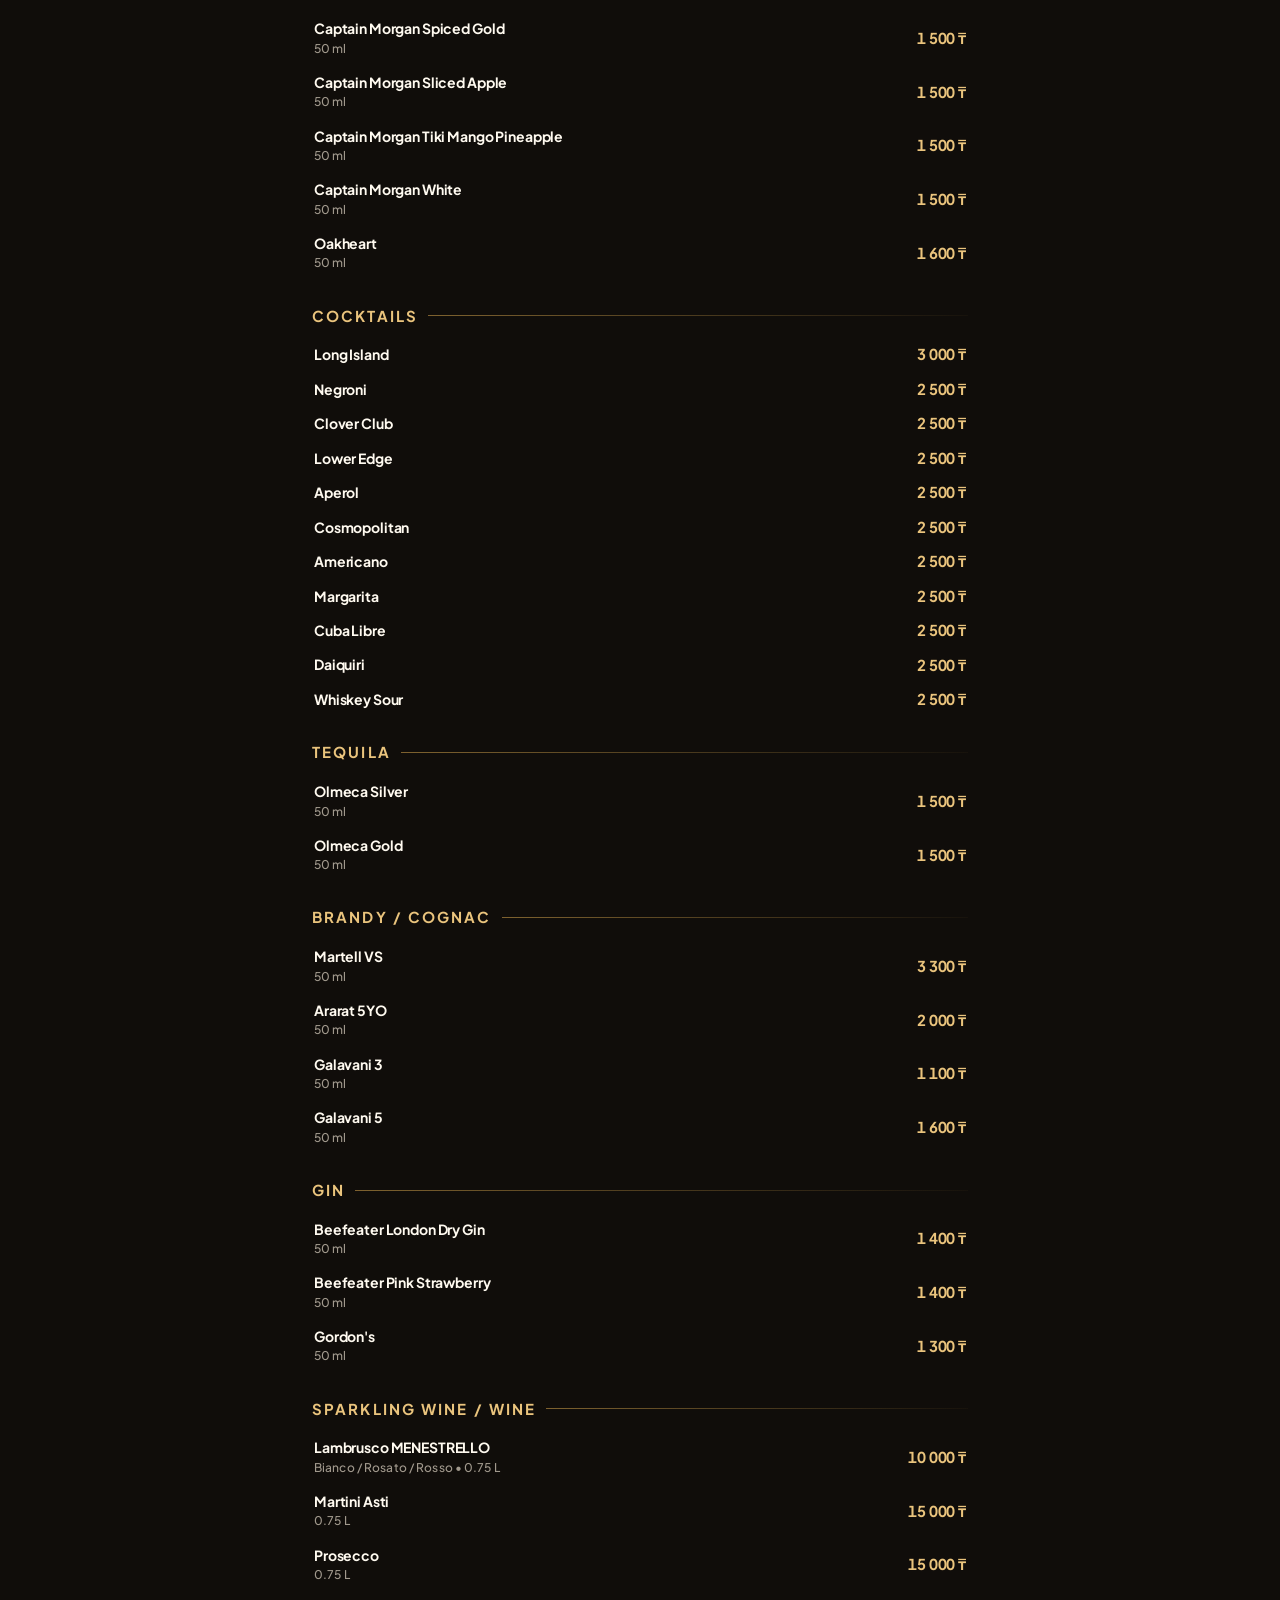
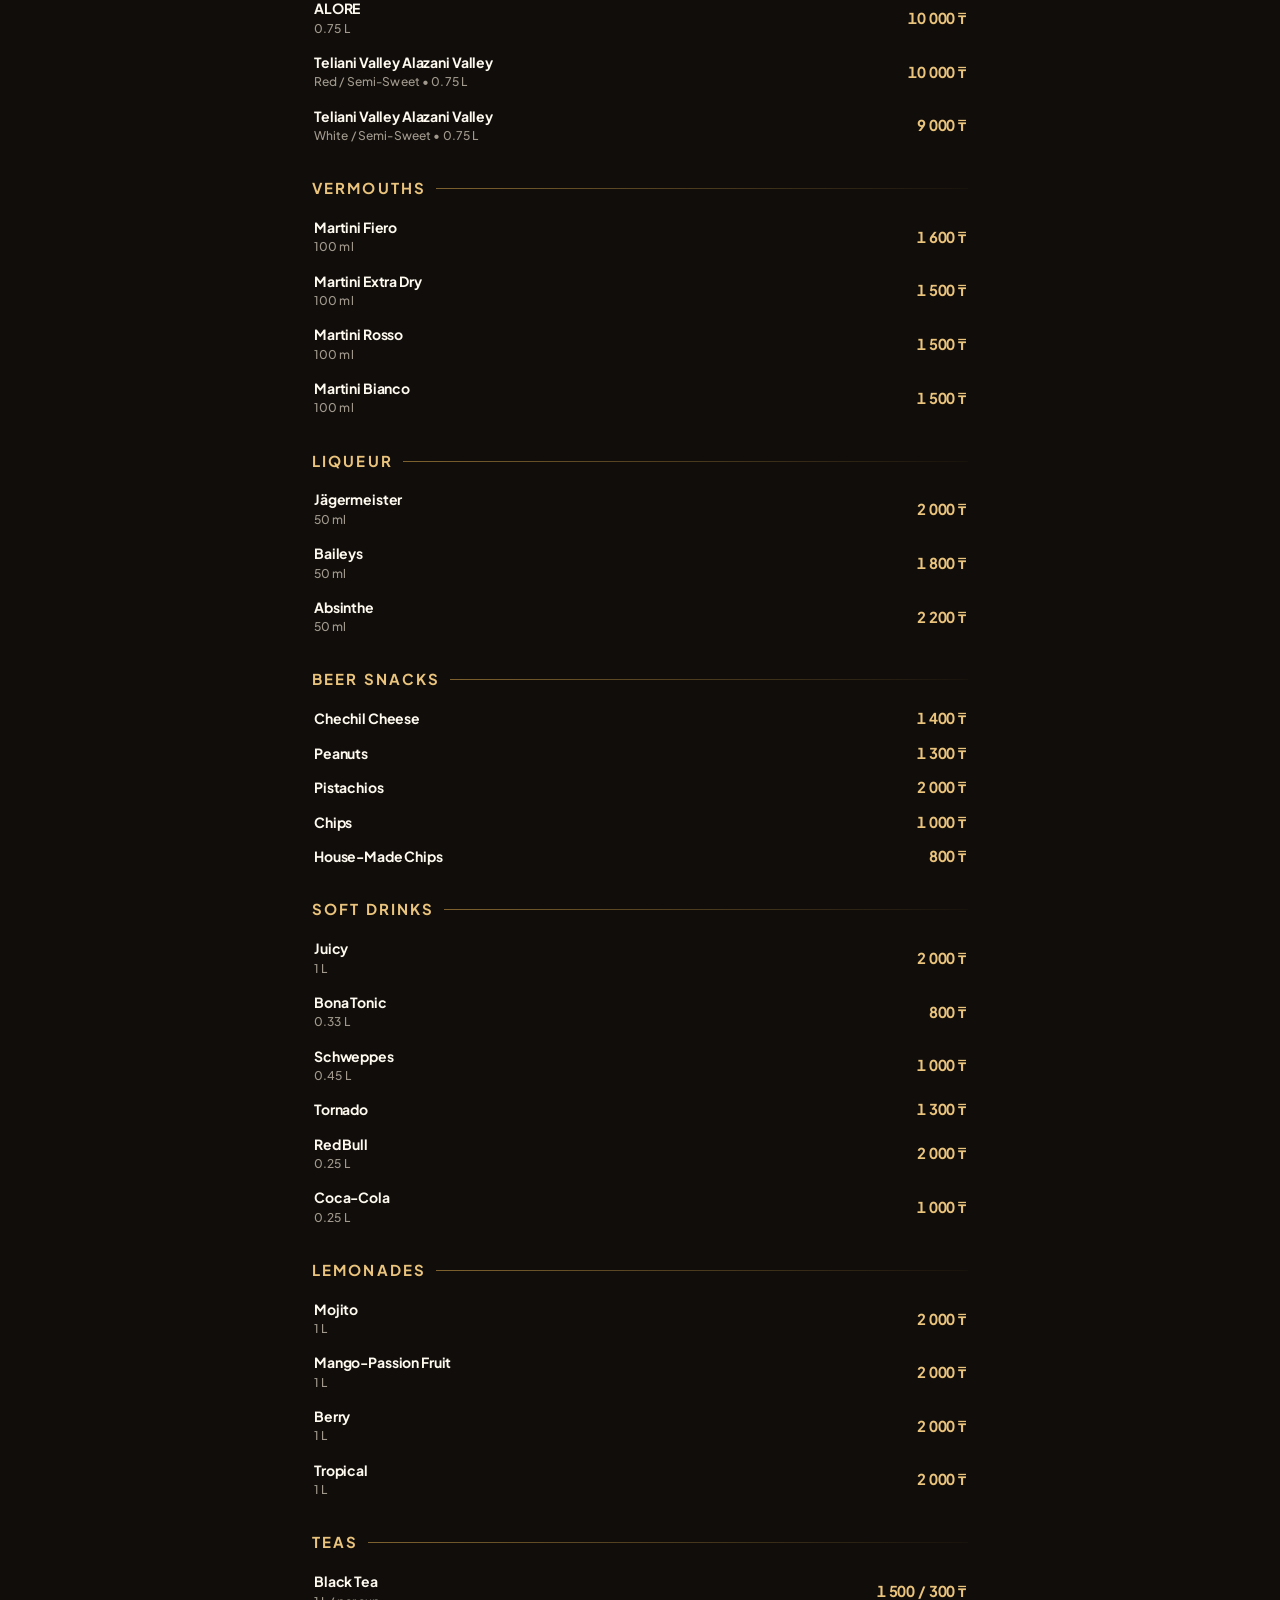
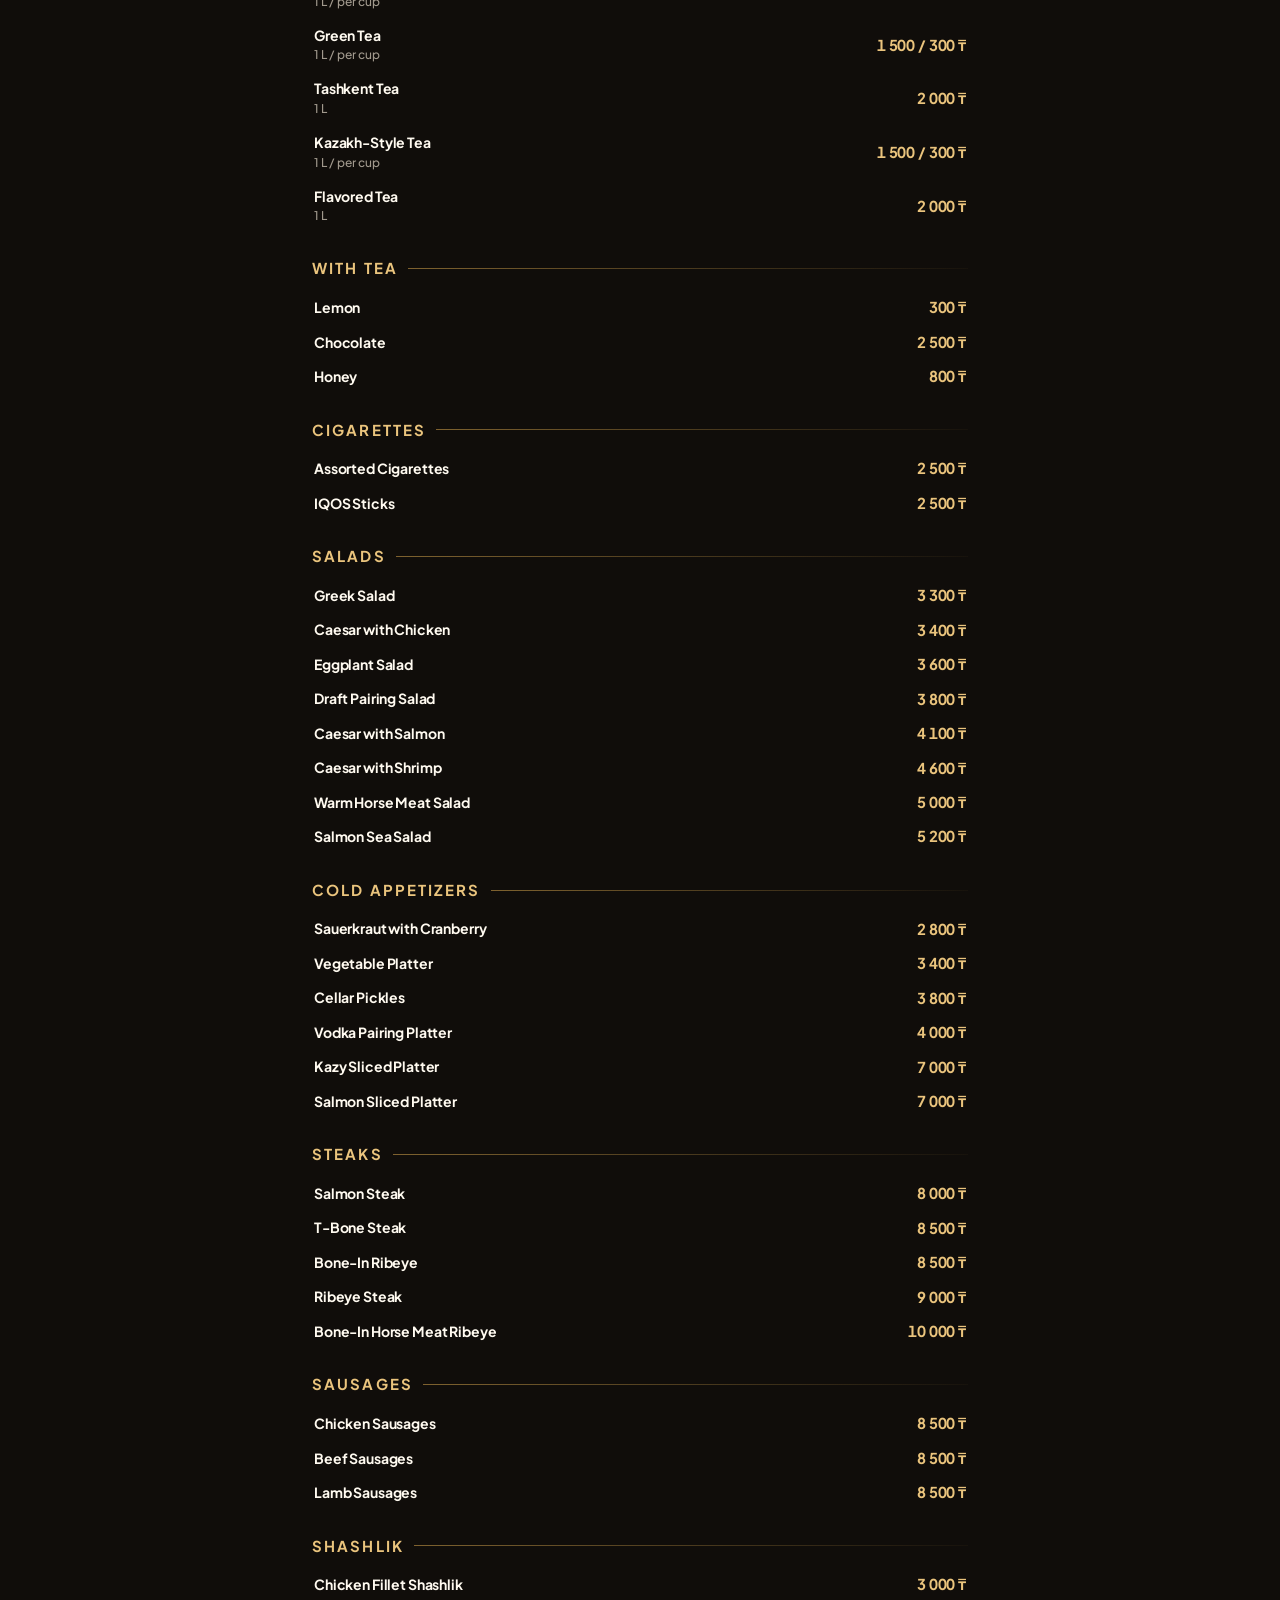
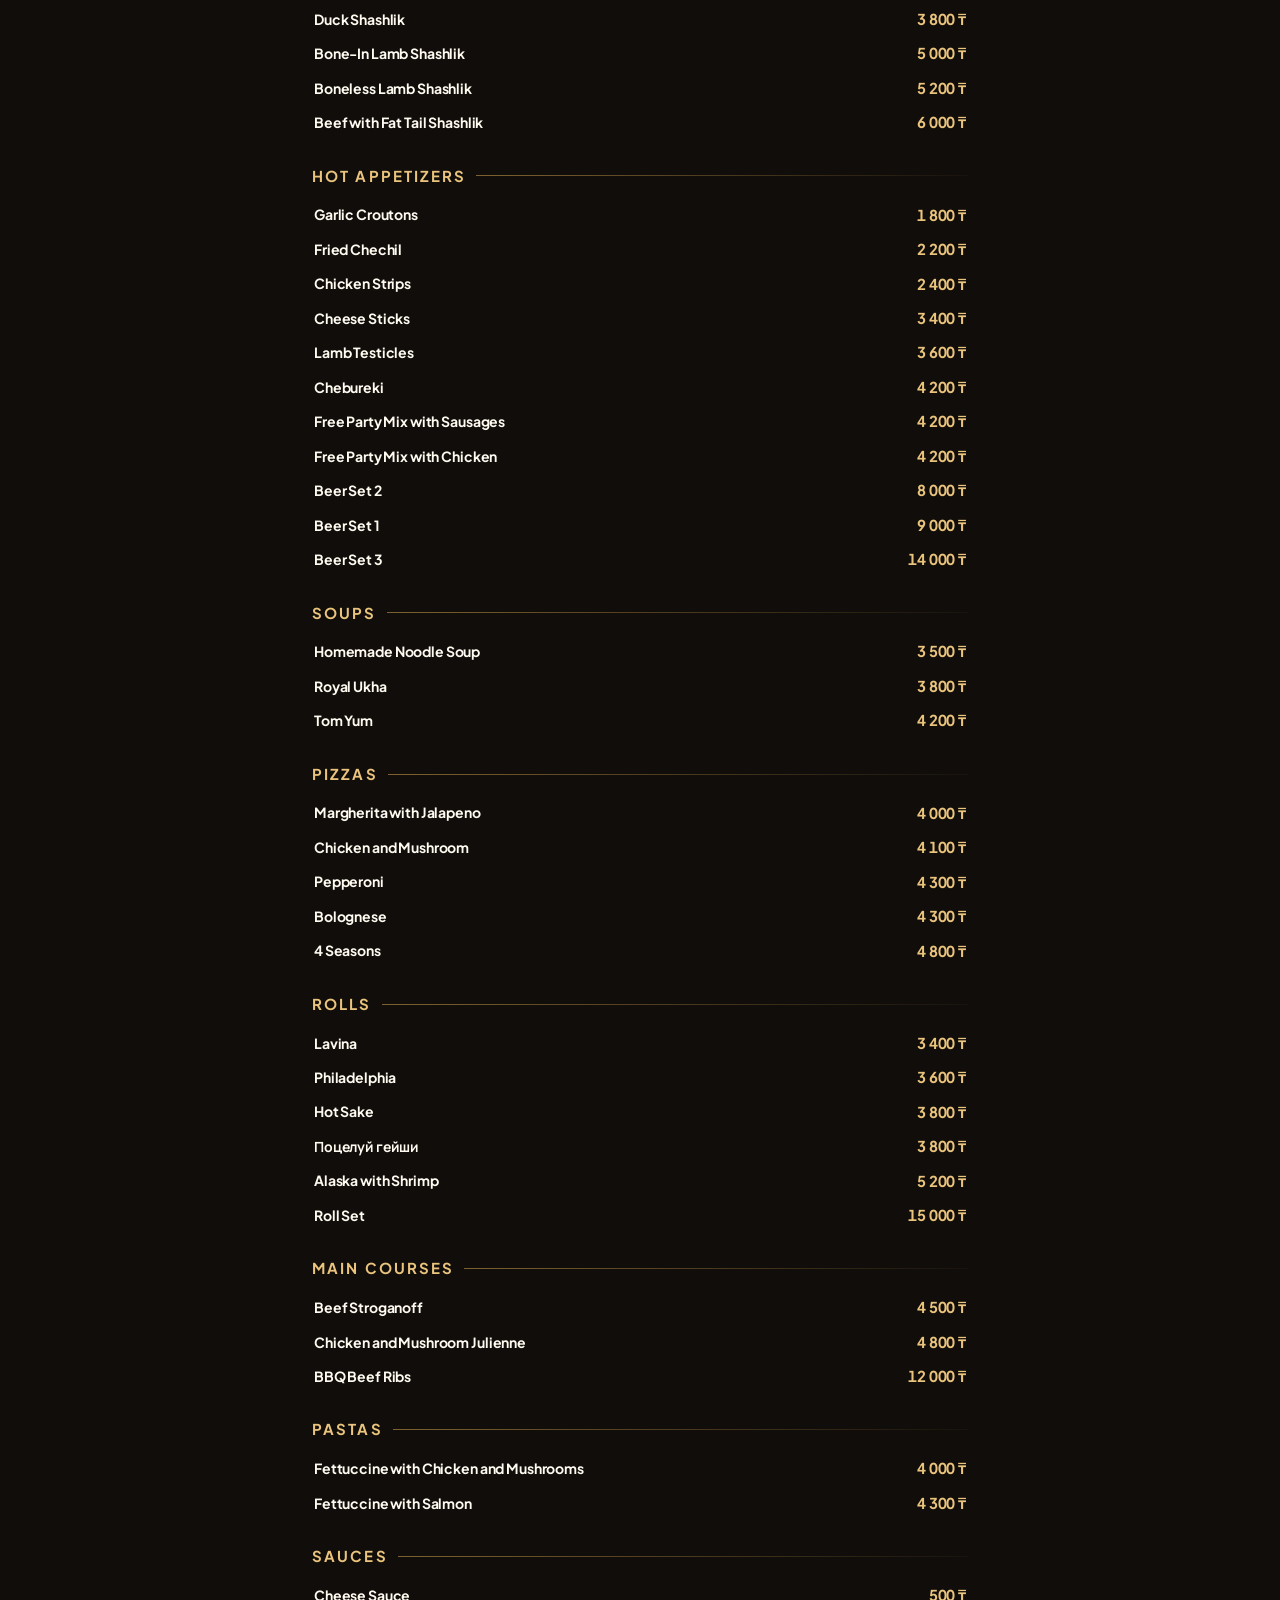
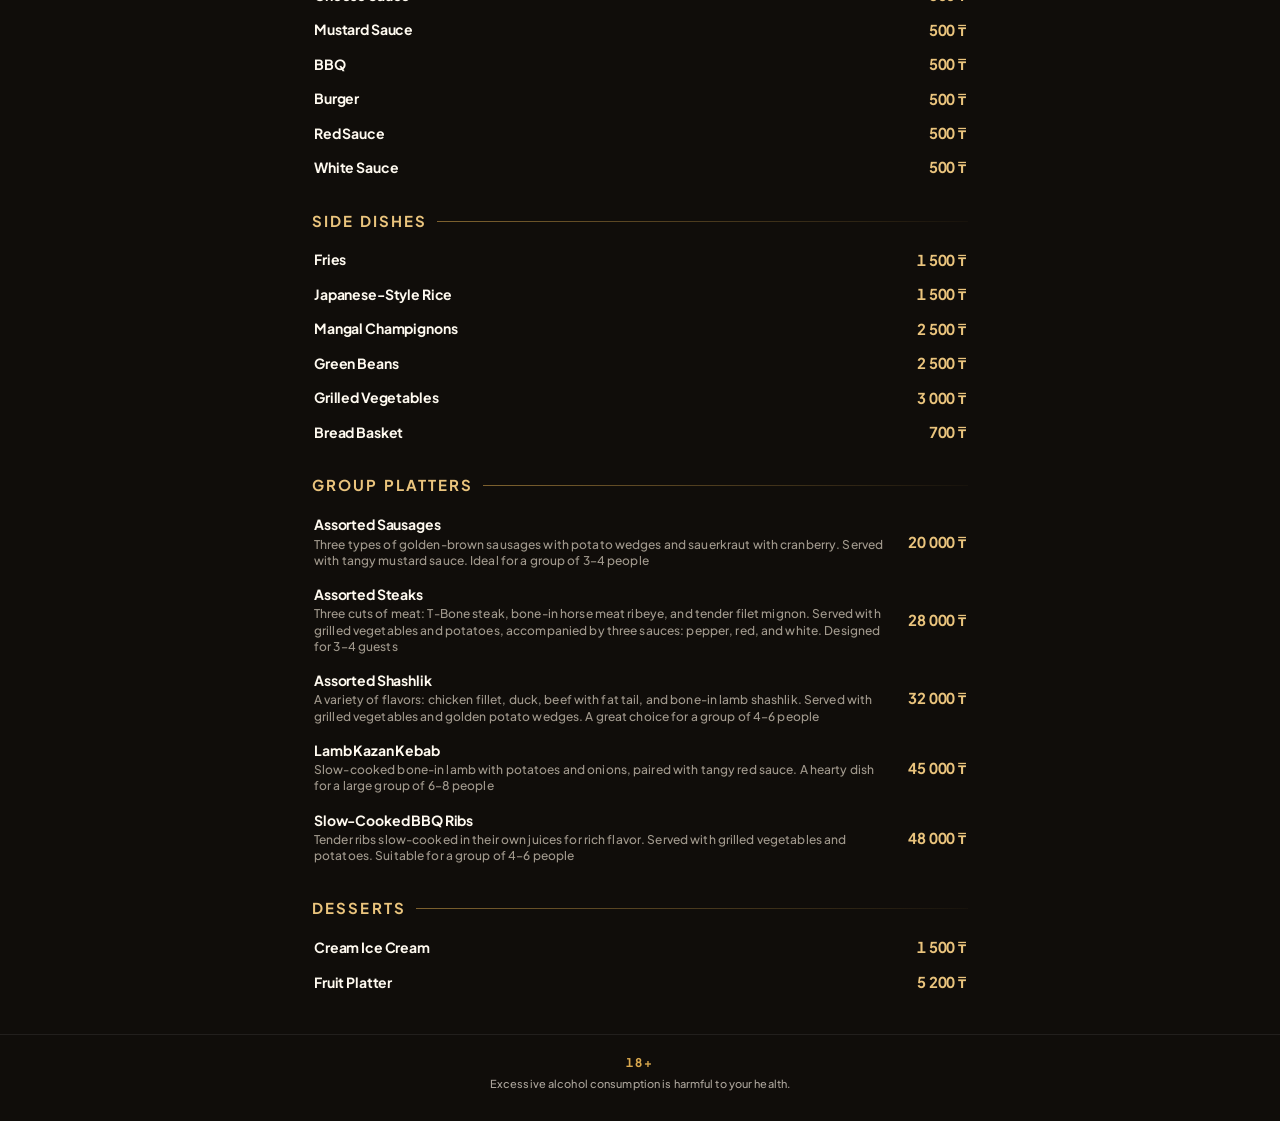
<file: vivaldi_menu_en.html>
<!DOCTYPE html>
<html lang="en">
<head>
    <meta charset="UTF-8">
    <meta name="viewport" content="width=device-width, initial-scale=1.0">
    <meta name="theme-color" content="#100d0a">

    <title>VIVAL'DI</title>

    <link rel="preconnect" href="https://fonts.googleapis.com">
<link rel="preconnect" href="https://fonts.gstatic.com" crossorigin>
<link href="https://fonts.googleapis.com/css2?family=Cormorant+Garamond:ital,wght@0,600;0,700;1,600&family=Manrope:wght@400;500;600;700;800&family=Plus+Jakarta+Sans:wght@500;600;700;800&display=swap" rel="stylesheet">

<style>
:root {
    --gold: #d9a84e;
    --gold-light: #eac47d;
    --background: #100d0a;
    --text: #f8f5ef;
    --muted: #aaa39a;
    --border: rgba(255, 255, 255, 0.16);
    --font-display: "Cormorant Garamond", Georgia, serif;
    --font-ui: "Plus Jakarta Sans", "Manrope", -apple-system, sans-serif;
}

*, *::before, *::after {
    box-sizing: border-box;
    margin: 0;
    padding: 0;
}

html {
    scroll-behavior: smooth;
    scroll-padding-top: 134px; /* Top offset when clicking a category so it isn't covered by the header */
}

body {
    min-height: 100vh;
    font-family: var(--font-ui);
    color: var(--text);
    background-color: var(--background);
    position: relative;
    isolation: isolate;
    -webkit-font-smoothing: antialiased;
    -moz-osx-font-smoothing: grayscale;
    text-rendering: optimizeLegibility;
}

/* BACKGROUND */
body::before {
    content: "";
    position: fixed;
    inset: 0;
    z-index: -1;
    background:
        linear-gradient(rgba(12, 9, 6, 0.76), rgba(12, 9, 6, 0.88)),
        linear-gradient(135deg, rgba(126, 83, 35, 0.12), transparent 20%),
        url("images/401.webp");
    background-size: cover;
    background-position: center center;
    background-repeat: no-repeat;
    filter: saturate(0.45) sepia(0.28) brightness(0.92);
    pointer-events: none;
}

/* LOGO */
.top {
    display: flex;
    flex-direction: column;
    align-items: center;
    padding: 12px 16px 10px;
    background: transparent;
}

.club-logo {
    display: block;
    width: min(180px, 55%);
    max-height: 90px;
    object-fit: contain;
}

.gold-line {
    width: 35px;
    height: 2px;
    margin-top: 10px;
    background: var(--gold);
    border-radius: 2px;
}

/* CATEGORY NAVIGATION BAR */
.category-navigation {
    position: sticky;
    top: 0;
    z-index: 200;
    display: flex;
    flex-direction: column;
    gap: 6px;
    padding: 8px 0;
    background: rgba(14, 11, 8, 0.94);
    border-top: 1px solid rgba(217, 168, 78, 0.12);
    border-bottom: 1px solid rgba(217, 168, 78, 0.22);
    backdrop-filter: blur(14px);
    -webkit-backdrop-filter: blur(14px);
}

.category-nav-row {
    display: flex;
    align-items: center;
    gap: 9px;
    padding: 0 12px;
    min-width: 0;
}

.category-nav-label {
    flex: 0 0 53px;
    color: var(--gold-light);
    font-size: 10.5px;
    line-height: 1.1;
    font-weight: 700;
    letter-spacing: 0.14em;
    text-transform: uppercase;
}

.categories {
    display: flex;
    align-items: center;
    gap: 18px;
    flex: 1;
    min-width: 0;
    overflow-x: auto;
    overflow-y: hidden;
    padding: 2px 2px 4px;
    scrollbar-width: none;
    -webkit-overflow-scrolling: touch;
}

.categories::-webkit-scrollbar {
    display: none;
}

.categories a {
    flex: 0 0 auto;
    position: relative;
    display: inline-flex;
    align-items: center;
    min-height: 30px;
    padding: 4px 0;
    color: rgba(248, 245, 239, 0.65);
    background: transparent;
    border: none;
    text-decoration: none;
    white-space: nowrap;
    font-size: 13px;
    font-weight: 600;
    letter-spacing: 0.01em;
    transition: color .2s ease, opacity .2s ease, transform .2s ease;
}

.categories a:hover {
    color: rgba(248, 245, 239, 0.92);
}

.categories a.active {
    color: var(--gold-light);
    font-weight: 700;
}

.categories a.active::after {
    content: "";
    position: absolute;
    left: 0;
    right: 0;
    bottom: 0;
    height: 1.5px;
    background: var(--gold-light);
    border-radius: 2px;
}

.categories a:active {
    transform: scale(.96);
}

/* MAIN CONTENT */
main {
    width: 100%;
    max-width: 680px;
    margin: 0 auto;
    padding: 12px 12px 35px;
}

/* MENU SECTIONS AND CATEGORIES */
.menu-section-title {
    margin: 36px 0 24px;
    font-family: var(--font-display);
    font-size: 30px;
    font-weight: 700;
    line-height: 1.05;
    text-transform: uppercase;
    letter-spacing: 0.06em;
    color: var(--gold);
    border-bottom: 2px solid var(--gold);
    padding-bottom: 8px;
}

.category {
    margin-top: 27px;
    scroll-margin-top: 134px;
}

.category-title {
    margin-bottom: 12px;
    font-size: 15px;
    line-height: 1.25;
    letter-spacing: 0.14em;
    color: var(--gold-light);
    font-weight: 700;
    text-transform: uppercase;
    display: flex;
    align-items: center;
    gap: 10px;
}

.category-title::after {
    content: "";
    flex: 1;
    height: 1px;
    background: linear-gradient(to right, rgba(217, 168, 78, 0.55), rgba(217, 168, 78, 0.04));
}

/* ITEMS */
.product {
    display: flex;
    align-items: center;
    gap: 12px;
    padding: 8px 2px;
}

.product-info {
    flex: 1;
    min-width: 0;
}

.product-name {
    color: #fffaf0;
    font-size: 14px;
    font-weight: 700;
    line-height: 1.32;
    letter-spacing: -0.01em;
}

.product-volume {
    margin-top: 3px;
    color: rgba(230, 220, 203, 0.68);
    font-size: 12px;
    font-weight: 500;
    line-height: 1.35;
    letter-spacing: 0.01em;
}

.product-price {
    flex-shrink: 0;
    margin-left: auto;
    padding-left: 10px;
    color: var(--gold-light);
    font-size: 15px;
    font-weight: 700;
    line-height: 1.2;
    letter-spacing: -0.01em;
    white-space: nowrap;
    font-variant-numeric: tabular-nums;
}

/* FOOTER */
footer {
    padding: 20px 15px 28px;
    text-align: center;
    border-top: 1px solid rgba(255, 255, 255, 0.08);
}

.age {
    color: var(--gold);
    font-size: 12px;
    font-weight: 700;
    letter-spacing: 0.14em;
    font-variant-numeric: tabular-nums;
}

.footer-text {
    margin-top: 6px;
    color: var(--muted);
    font-size: 11px;
    font-weight: 500;
    line-height: 1.5;
    letter-spacing: 0.01em;
}

@media (max-width: 380px) {
    .category-nav-row { gap: 6px; padding-inline: 9px; }
    .category-nav-label { flex-basis: 45px; font-size: 9.5px; }
    .categories { gap: 15px; }
    .categories a { font-size: 12px; }
    .menu-section-title { font-size: 26px; }
    .category-title { font-size: 14px; letter-spacing: 0.12em; }
    .product-name { font-size: 13px; }
    .product-price { font-size: 14px; }
    .product-volume { font-size: 11px; }
}
</style>
</head>

    <!-- SCRIPT FOR HIGHLIGHTING ACTIVE CATEGORY ON SCROLL -->
    <script>
        const observerOptions = {
            root: null,
            rootMargin: '-130px 0px -60% 0px',
            threshold: 0
        };

        const observer = new IntersectionObserver((entries) => {
            entries.forEach(entry => {
                if (entry.isIntersecting) {
                    const id = entry.target.getAttribute('id');
                    document.querySelectorAll('.categories a').forEach(link => {
                        if (link.getAttribute('href') === `#${id}`) {
                            link.classList.add('active');
                            // Smoothly scroll the horizontal bar to the active category
                            link.parentElement.scrollLeft = link.offsetLeft - link.parentElement.offsetWidth / 2 + link.offsetWidth / 2;
                        } else {
                            link.classList.remove('active');
                        }
                    });
                }
            });
        }, observerOptions);

        document.querySelectorAll('section.category').forEach((section) => {
            observer.observe(section);
        });
    </script>
</body>


    <!-- LOGO -->
    <header class="top">
        <img
            class="club-logo"
            src="images/logovi.png"
            alt="X.O. NIGHTBAR"
        >
        <div class="gold-line"></div>
    </header>


    <!-- TWO HORIZONTAL CATEGORY BARS -->
    <nav class="category-navigation" aria-label="Menu navigation">
        <div class="category-nav-row">
            <span class="category-nav-label">BAR</span>
            <div class="categories" id="bar-categories" aria-label="Bar categories"></div>
        </div>
        <div class="category-nav-row">
            <span class="category-nav-label">KITCHEN</span>
            <div class="categories" id="kitchen-categories" aria-label="Kitchen categories"></div>
        </div>
    </nav>

    <main>

        <!-- ================= BAR ================= -->
        <section class="menu-section active" id="bar">

            <!-- BOTTLED BEER -->
            <div class="category" id="bar-cat-13" data-menu-section="bar">
                <h2 class="category-title">Bottled Beer</h2>

                <article class="product">
                    <div class="product-info">
                        <h3 class="product-name">Miller</h3>
                        <div class="product-volume">0.33 L</div>
                    </div>
                    <div class="product-price">1 500 <span class="price-unit">₸</span></div>
                </article>

                <article class="product">
                    <div class="product-info">
                        <h3 class="product-name">Bud</h3>
                        <div class="product-volume">0.33 L</div>
                    </div>
                    <div class="product-price">1 500 <span class="price-unit">₸</span></div>
                </article>

                <article class="product">
                    <div class="product-info">
                        <h3 class="product-name">Corona Extra</h3>
                        <div class="product-volume">0.33 L</div>
                    </div>
                    <div class="product-price">2 800 <span class="price-unit">₸</span></div>
                </article>

                <article class="product">
                    <div class="product-info">
                        <h3 class="product-name">Prazacka</h3>
                        <div class="product-volume">0.5 L</div>
                    </div>
                    <div class="product-price">2 800 <span class="price-unit">₸</span></div>
                </article>

                <article class="product">
                    <div class="product-info">
                        <h3 class="product-name">Stiegl Hell</h3>
                        <div class="product-volume">0.5 L</div>
                    </div>
                    <div class="product-price">2 800 <span class="price-unit">₸</span></div>
                </article>

                <article class="product">
                    <div class="product-info">
                        <h3 class="product-name">Warsteiner</h3>
                        <div class="product-volume">0.33 L</div>
                    </div>
                    <div class="product-price">2 600 <span class="price-unit">₸</span></div>
                </article>
            </div>

            <!-- DRAFT BEER -->
            <div class="category" id="bar-cat-14" data-menu-section="bar">
                <h2 class="category-title">Draft Beer</h2>

                <article class="product">
                    <div class="product-info">
                        <h3 class="product-name">Warsteiner</h3>
                        <div class="product-volume">0.5 L</div>
                    </div>
                    <div class="product-price">3 000 <span class="price-unit">₸</span></div>
                </article>

                <article class="product">
                    <div class="product-info">
                        <h3 class="product-name">Prazacka</h3>
                        <div class="product-volume">0.5 L</div>
                    </div>
                    <div class="product-price">3 000 <span class="price-unit">₸</span></div>
                </article>

                <article class="product">
                    <div class="product-info">
                        <h3 class="product-name">German</h3>
                        <div class="product-volume">0.5 L</div>
                    </div>
                    <div class="product-price">1 500 <span class="price-unit">₸</span></div>
                </article>

                <article class="product">
                    <div class="product-info">
                        <h3 class="product-name">Prague</h3>
                        <div class="product-volume">0.5 L</div>
                    </div>
                    <div class="product-price">1 500 <span class="price-unit">₸</span></div>
                </article>

                <article class="product">
                    <div class="product-info">
                        <h3 class="product-name">(German / Prague)</h3>
                        <div class="product-volume">3 L</div>
                    </div>
                    <div class="product-price">7 500 <span class="price-unit">₸</span></div>
                </article>
            </div>

            <!-- VODKA -->
            <div class="category" id="bar-cat-7" data-menu-section="bar">
                <h2 class="category-title">Vodka</h2>

                <article class="product">
                    <div class="product-info">
                        <h3 class="product-name">Absolut Original</h3>
                        <div class="product-volume">50 ml</div>
                    </div>
                    <div class="product-price">1 500 <span class="price-unit">₸</span></div>
                </article>

                <article class="product">
                    <div class="product-info">
                        <h3 class="product-name">Smirnoff Red 21</h3>
                        <div class="product-volume">50 ml</div>
                    </div>
                    <div class="product-price">1 300 <span class="price-unit">₸</span></div>
                </article>

                <article class="product">
                    <div class="product-info">
                        <h3 class="product-name">Tchaikovsky</h3>
                        <div class="product-volume">50 ml</div>
                    </div>
                    <div class="product-price">1 100 <span class="price-unit">₸</span></div>
                </article>

                <article class="product">
                    <div class="product-info">
                        <h3 class="product-name">Tchaikovsky Symphony</h3>
                        <div class="product-volume">50 ml</div>
                    </div>
                    <div class="product-price">1 500 <span class="price-unit">₸</span></div>
                </article>

                <article class="product">
                    <div class="product-info">
                        <h3 class="product-name">Ketel One</h3>
                        <div class="product-volume">50 ml</div>
                    </div>
                    <div class="product-price">1 700 <span class="price-unit">₸</span></div>
                </article>

                <article class="product">
                    <div class="product-info">
                        <h3 class="product-name">Kabarga</h3>
                        <div class="product-volume">50 ml</div>
                    </div>
                    <div class="product-price">1 000 <span class="price-unit">₸</span></div>
                </article>

                <article class="product">
                    <div class="product-info">
                        <h3 class="product-name">Bulbash Special</h3>
                        <div class="product-volume">50 ml</div>
                    </div>
                    <div class="product-price">1 100 <span class="price-unit">₸</span></div>
                </article>

                <article class="product">
                    <div class="product-info">
                        <h3 class="product-name">Organic</h3>
                        <div class="product-volume">50 ml</div>
                    </div>
                    <div class="product-price">1 000 <span class="price-unit">₸</span></div>
                </article>
            </div>

            <!-- WHISKY -->
            <div class="category" id="bar-cat-3" data-menu-section="bar">
                <h2 class="category-title">Whisky</h2>

                <article class="product">
                    <div class="product-info">
                        <h3 class="product-name">The Glenlivet Founder's Reserve</h3>
                        <div class="product-volume">50 ml</div>
                    </div>
                    <div class="product-price">4 300 <span class="price-unit">₸</span></div>
                </article>

                <article class="product">
                    <div class="product-info">
                        <h3 class="product-name">The Singleton of Dufftown 12YO</h3>
                        <div class="product-volume">50 ml</div>
                    </div>
                    <div class="product-price">4 500 <span class="price-unit">₸</span></div>
                </article>
            </div>          

                <article class="product">
                    <div class="product-info">
                        <h3 class="product-name">Chivas Regal 12YO</h3>
                        <div class="product-volume">50 ml</div>
                    </div>
                    <div class="product-price">3 400 <span class="price-unit">₸</span></div>
                </article>

                <article class="product">
                    <div class="product-info">
                        <h3 class="product-name">Ballantine's Finest</h3>
                        <div class="product-volume">50 ml</div>
                    </div>
                    <div class="product-price">1 900 <span class="price-unit">₸</span></div>
                </article>

                <article class="product">
                    <div class="product-info">
                        <h3 class="product-name">Ballantine's Wild</h3>
                        <div class="product-volume">50 ml</div>
                    </div>
                    <div class="product-price">1 900 <span class="price-unit">₸</span></div>
                </article>

                <article class="product">
                    <div class="product-info">
                        <h3 class="product-name">McLain</h3>
                        <div class="product-volume">50 ml</div>
                    </div>
                    <div class="product-price">1 400 <span class="price-unit">₸</span></div>
                </article>

                <article class="product">
                    <div class="product-info">
                        <h3 class="product-name">Red Label</h3>
                        <div class="product-volume">50 ml</div>
                    </div>
                    <div class="product-price">1 500 <span class="price-unit">₸</span></div>
                </article>

                <article class="product">
                    <div class="product-info">
                        <h3 class="product-name">Black Label 12YO</h3>
                        <div class="product-volume">50 ml</div>
                    </div>
                    <div class="product-price">2 500 <span class="price-unit">₸</span></div>
                </article>

                <article class="product">
                    <div class="product-info">
                        <h3 class="product-name">Bell's</h3>
                        <div class="product-volume">50 ml</div>
                    </div>
                    <div class="product-price">1 500 <span class="price-unit">₸</span></div>
                </article>
            </div>

                <article class="product">
                    <div class="product-info">
                        <h3 class="product-name">Jameson Original</h3>
                        <div class="product-volume">50 ml</div>
                    </div>
                    <div class="product-price">2 400 <span class="price-unit">₸</span></div>
                </article>

                <article class="product">
                    <div class="product-info">
                        <h3 class="product-name">Jameson Orange</h3>
                        <div class="product-volume">50 ml</div>
                    </div>
                    <div class="product-price">2 500 <span class="price-unit">₸</span></div>
                </article>

                <article class="product">
                    <div class="product-info">
                        <h3 class="product-name">Jameson Crested</h3>
                        <div class="product-volume">50 ml</div>
                    </div>
                    <div class="product-price">2 700 <span class="price-unit">₸</span></div>
                </article>

                <article class="product">
                    <div class="product-info">
                        <h3 class="product-name">Jameson Black Barrel</h3>
                        <div class="product-volume">50 ml</div>
                    </div>
                    <div class="product-price">2 900 <span class="price-unit">₸</span></div>
                </article>

                <article class="product">
                    <div class="product-info">
                        <h3 class="product-name">Kilbeggan</h3>
                        <div class="product-volume">50 ml</div>
                    </div>
                    <div class="product-price">1 600 <span class="price-unit">₸</span></div>
                </article>
            </div>

                <article class="product">
                    <div class="product-info">
                        <h3 class="product-name">Jack Daniel's</h3>
                        <div class="product-volume">50 ml</div>
                    </div>
                    <div class="product-price">2 500 <span class="price-unit">₸</span></div>
                </article>

                <article class="product">
                    <div class="product-info">
                        <h3 class="product-name">Jim Beam</h3>
                        <div class="product-volume">50 ml</div>
                    </div>
                    <div class="product-price">1 900 <span class="price-unit">₸</span></div>
                </article>

                <article class="product">
                    <div class="product-info">
                        <h3 class="product-name">Jim Beam Apple</h3>
                        <div class="product-volume">50 ml</div>
                    </div>
                    <div class="product-price">2 000 <span class="price-unit">₸</span></div>
                </article>

                <article class="product">
                    <div class="product-info">
                        <h3 class="product-name">Jim Beam Cherry</h3>
                        <div class="product-volume">50 ml</div>
                    </div>
                    <div class="product-price">2 000 <span class="price-unit">₸</span></div>
                </article>

                <article class="product">
                    <div class="product-info">
                        <h3 class="product-name">Jim Beam Honey</h3>
                        <div class="product-volume">50 ml</div>
                    </div>
                    <div class="product-price">2 000 <span class="price-unit">₸</span></div>
                </article>

                <article class="product">
                    <div class="product-info">
                        <h3 class="product-name">Jim Beam Double OAK</h3>
                        <div class="product-volume">50 ml</div>
                    </div>
                    <div class="product-price">2 100 <span class="price-unit">₸</span></div>
                </article>
            </div>

            <!-- Party Mixes -->
<div class="category" id="bar-cat-9" data-menu-section="bar">
    <h2 class="category-title">Party Mixes</h2>

    <article class="product">
        <div class="product-info">
            <h3 class="product-name">German / Prague 3 L + Homemade Potato Chips</h3>
        </div>
        <div class="product-price">8 800 <span class="price-unit">₸</span></div>
    </article>

    <article class="product">
        <div class="product-info">
            <h3 class="product-name">German / Prague 3 L + Lamb Seeds</h3>
        </div>
        <div class="product-price">9 000 <span class="price-unit">₸</span></div>
    </article>

    <article class="product">
        <div class="product-info">
            <h3 class="product-name">Kabarga 0.5 L + Pickles from Our Cellar</h3>
        </div>
        <div class="product-price">11 000 <span class="price-unit">₸</span></div>
    </article>

    <article class="product">
        <div class="product-info">
            <h3 class="product-name">Lambrusco 0.75 L + Fruit Platter</h3>
        </div>
        <div class="product-price">12 500 <span class="price-unit">₸</span></div>
    </article>

    <article class="product">
        <div class="product-info">
            <h3 class="product-name">Tchaikovsky 0.5 L + 6 Red Bull 0.25 L</h3>
        </div>
        <div class="product-price">20 000 <span class="price-unit">₸</span></div>
    </article>

    <article class="product">
        <div class="product-info">
            <h3 class="product-name">Captain Morgan 0.7 L + 6 Coca-Cola 0.25 L</h3>
        </div>
        <div class="product-price">22 000 <span class="price-unit">₸</span></div>
    </article>

    <article class="product">
        <div class="product-info">
            <h3 class="product-name">Olmeca 0.7 L + 6 Sprite 0.25 L</h3>
        </div>
        <div class="product-price">22 000 <span class="price-unit">₸</span></div>
    </article>

    <article class="product">
        <div class="product-info">
            <h3 class="product-name">Bulbash 0.5 L + Steak Assortment</h3>
        </div>
        <div class="product-price">35 000 <span class="price-unit">₸</span></div>
    </article>

    <article class="product">
        <div class="product-info">
            <h3 class="product-name">Smirnoff Red 21 0.5 L + BBQ Assortment</h3>
        </div>
        <div class="product-price">42 000 <span class="price-unit">₸</span></div>
    </article>

    <article class="product">
        <div class="product-info">
            <h3 class="product-name">Jameson Original 1 L + 6 Coca-Cola 0.25 L</h3>
        </div>
        <div class="product-price">48 000 <span class="price-unit">₸</span></div>
    </article>

    <article class="product">
        <div class="product-info">
            <h3 class="product-name">Jägermeister 1 L + 6 Red Bull 0.25 L</h3>
        </div>
        <div class="product-price">48 000 <span class="price-unit">₸</span></div>
    </article>
</div>

            <!-- RUM -->
            <div class="category" id="bar-cat-9" data-menu-section="bar">
                <h2 class="category-title">Rum</h2>

                <article class="product">
                    <div class="product-info">
                        <h3 class="product-name">HAVANA CLUB 3YO</h3>
                        <div class="product-volume">50 ml</div>
                    </div>
                    <div class="product-price">1 600 <span class="price-unit">₸</span></div>
                </article>

                <article class="product">
                    <div class="product-info">
                        <h3 class="product-name">HAVANA CLUB Cuban Spiced</h3>
                        <div class="product-volume">50 ml</div>
                    </div>
                    <div class="product-price">1 800 <span class="price-unit">₸</span></div>
                </article>

                <article class="product">
                    <div class="product-info">
                        <h3 class="product-name">Captain Morgan Dark</h3>
                        <div class="product-volume">50 ml</div>
                    </div>
                    <div class="product-price">1 500 <span class="price-unit">₸</span></div>
                </article>

                <article class="product">
                    <div class="product-info">
                        <h3 class="product-name">Captain Morgan Spiced Gold</h3>
                        <div class="product-volume">50 ml</div>
                    </div>
                    <div class="product-price">1 500 <span class="price-unit">₸</span></div>
                </article>

                <article class="product">
                    <div class="product-info">
                        <h3 class="product-name">Captain Morgan Sliced Apple</h3>
                        <div class="product-volume">50 ml</div>
                    </div>
                    <div class="product-price">1 500 <span class="price-unit">₸</span></div>
                </article>

                <article class="product">
                    <div class="product-info">
                        <h3 class="product-name">Captain Morgan Tiki Mango Pineapple</h3>
                        <div class="product-volume">50 ml</div>
                    </div>
                    <div class="product-price">1 500 <span class="price-unit">₸</span></div>
                </article>

                <article class="product">
                    <div class="product-info">
                        <h3 class="product-name">Captain Morgan White</h3>
                        <div class="product-volume">50 ml</div>
                    </div>
                    <div class="product-price">1 500 <span class="price-unit">₸</span></div>
                </article>

                <article class="product">
                    <div class="product-info">
                        <h3 class="product-name">Oakheart</h3>
                        <div class="product-volume">50 ml</div>
                    </div>
                    <div class="product-price">1 600 <span class="price-unit">₸</span></div>
                </article>
            </div>

<!-- COCKTAILS -->
            <div class="category" id="bar-cat-18" data-menu-section="bar">
                <h2 class="category-title">Cocktails</h2>

                <article class="product">
                    <div class="product-info">
                        <h3 class="product-name">Long Island</h3>
                    </div>
                    <div class="product-price">3 000 <span class="price-unit">₸</span></div>
                </article>

                <article class="product">
                    <div class="product-info">
                        <h3 class="product-name">Negroni</h3>
                    </div>
                    <div class="product-price">2 500 <span class="price-unit">₸</span></div>
                </article>

                <article class="product">
                    <div class="product-info">
                        <h3 class="product-name">Clover Club</h3>
                    </div>
                    <div class="product-price">2 500 <span class="price-unit">₸</span></div>
                </article>

                <article class="product">
                    <div class="product-info">
                        <h3 class="product-name">Lower Edge</h3>
                    </div>
                    <div class="product-price">2 500 <span class="price-unit">₸</span></div>
                </article>

                <article class="product">
                    <div class="product-info">
                        <h3 class="product-name">Aperol</h3>
                    </div>
                    <div class="product-price">2 500 <span class="price-unit">₸</span></div>
                </article>

                <article class="product">
                    <div class="product-info">
                        <h3 class="product-name">Cosmopolitan</h3>
                    </div>
                    <div class="product-price">2 500 <span class="price-unit">₸</span></div>
                </article>

                <article class="product">
                    <div class="product-info">
                        <h3 class="product-name">Americano</h3>
                    </div>
                    <div class="product-price">2 500 <span class="price-unit">₸</span></div>
                </article>

                <article class="product">
                    <div class="product-info">
                        <h3 class="product-name">Margarita</h3>
                    </div>
                    <div class="product-price">2 500 <span class="price-unit">₸</span></div>
                </article>

                <article class="product">
                    <div class="product-info">
                        <h3 class="product-name">Cuba Libre</h3>
                    </div>
                    <div class="product-price">2 500 <span class="price-unit">₸</span></div>
                </article>

                <article class="product">
                    <div class="product-info">
                        <h3 class="product-name">Daiquiri</h3>
                    </div>
                    <div class="product-price">2 500 <span class="price-unit">₸</span></div>
                </article>

                <article class="product">
                    <div class="product-info">
                        <h3 class="product-name">Whiskey Sour</h3>
                    </div>
                    <div class="product-price">2 500 <span class="price-unit">₸</span></div>
                </article>
            </div>

            <!-- TEQUILA -->
            <div class="category" id="bar-cat-8" data-menu-section="bar">
                <h2 class="category-title">Tequila</h2>

                <article class="product">
                    <div class="product-info">
                        <h3 class="product-name">Olmeca Silver</h3>
                        <div class="product-volume">50 ml</div>
                    </div>
                    <div class="product-price">1 500 <span class="price-unit">₸</span></div>
                </article>

                <article class="product">
                    <div class="product-info">
                        <h3 class="product-name">Olmeca Gold</h3>
                        <div class="product-volume">50 ml</div>
                    </div>
                    <div class="product-price">1 500 <span class="price-unit">₸</span></div>
                </article>
            </div>

            <!-- BRANDY / COGNAC -->
            <div class="category" id="bar-cat-2" data-menu-section="bar">
                <h2 class="category-title">Brandy / Cognac</h2>

                <article class="product">
                    <div class="product-info">
                        <h3 class="product-name">Martell VS</h3>
                        <div class="product-volume">50 ml</div>
                    </div>
                    <div class="product-price">3 300 <span class="price-unit">₸</span></div>
                </article>

                <article class="product">
                    <div class="product-info">
                        <h3 class="product-name">Ararat 5YO</h3>
                        <div class="product-volume">50 ml</div>
                    </div>
                    <div class="product-price">2 000 <span class="price-unit">₸</span></div>
                </article>

                <article class="product">
                    <div class="product-info">
                        <h3 class="product-name">Galavani 3</h3>
                        <div class="product-volume">50 ml</div>
                    </div>
                    <div class="product-price">1 100 <span class="price-unit">₸</span></div>
                </article>

                <article class="product">
                    <div class="product-info">
                        <h3 class="product-name">Galavani 5</h3>
                        <div class="product-volume">50 ml</div>
                    </div>
                    <div class="product-price">1 600 <span class="price-unit">₸</span></div>
                </article>
            </div>

           <!-- GIN -->
            <div class="category" id="bar-cat-10" data-menu-section="bar">
                <h2 class="category-title">Gin</h2>

                <article class="product">
                    <div class="product-info">
                        <h3 class="product-name">Beefeater London Dry Gin</h3>
                        <div class="product-volume">50 ml</div>
                    </div>
                    <div class="product-price">1 400 <span class="price-unit">₸</span></div>
                </article>

                <article class="product">
                    <div class="product-info">
                        <h3 class="product-name">Beefeater Pink Strawberry</h3>
                        <div class="product-volume">50 ml</div>
                    </div>
                    <div class="product-price">1 400 <span class="price-unit">₸</span></div>
                </article>

                <article class="product">
                    <div class="product-info">
                        <h3 class="product-name">Gordon's</h3>
                        <div class="product-volume">50 ml</div>
                    </div>
                    <div class="product-price">1 300 <span class="price-unit">₸</span></div>
                </article>
            </div>

            <!-- SPARKLING WINE / WINE -->
            <div class="category" id="bar-cat-1" data-menu-section="bar">
                <h2 class="category-title">Sparkling Wine / Wine</h2>

                <article class="product">
                    <div class="product-info">
                        <h3 class="product-name">Lambrusco MENESTRELLO</h3>
                        <div class="product-volume">Bianco / Rosato / Rosso • 0.75 L</div>
                    </div>
                    <div class="product-price">10 000 <span class="price-unit">₸</span></div>
                </article>

                <article class="product">
                    <div class="product-info">
                        <h3 class="product-name">Martini Asti</h3>
                        <div class="product-volume">0.75 L</div>
                    </div>
                    <div class="product-price">15 000 <span class="price-unit">₸</span></div>
                </article>

                <article class="product">
                    <div class="product-info">
                        <h3 class="product-name">Prosecco</h3>
                        <div class="product-volume">0.75 L</div>
                    </div>
                    <div class="product-price">15 000 <span class="price-unit">₸</span></div>
                </article>

                <article class="product">
                    <div class="product-info">
                        <h3 class="product-name">ALORE</h3>
                        <div class="product-volume">0.75 L</div>
                    </div>
                    <div class="product-price">10 000 <span class="price-unit">₸</span></div>
                </article>

                <article class="product">
                    <div class="product-info">
                        <h3 class="product-name">Teliani Valley Alazani Valley</h3>
                        <div class="product-volume">Red / Semi-Sweet • 0.75 L</div>
                    </div>
                    <div class="product-price">10 000 <span class="price-unit">₸</span></div>
                </article>

                <article class="product">
                    <div class="product-info">
                        <h3 class="product-name">Teliani Valley Alazani Valley</h3>
                        <div class="product-volume">White / Semi-Sweet • 0.75 L</div>
                    </div>
                    <div class="product-price">9 000 <span class="price-unit">₸</span></div>
                </article>
            </div>

            <!-- VERMOUTHS -->
            <div class="category" id="bar-cat-11" data-menu-section="bar">
                <h2 class="category-title">Vermouths</h2>

                <article class="product">
                    <div class="product-info">
                        <h3 class="product-name">Martini Fiero</h3>
                        <div class="product-volume">100 ml</div>
                    </div>
                    <div class="product-price">1 600 <span class="price-unit">₸</span></div>
                </article>

                <article class="product">
                    <div class="product-info">
                        <h3 class="product-name">Martini Extra Dry</h3>
                        <div class="product-volume">100 ml</div>
                    </div>
                    <div class="product-price">1 500 <span class="price-unit">₸</span></div>
                </article>

                <article class="product">
                    <div class="product-info">
                        <h3 class="product-name">Martini Rosso</h3>
                        <div class="product-volume">100 ml</div>
                    </div>
                    <div class="product-price">1 500 <span class="price-unit">₸</span></div>
                </article>

                <article class="product">
                    <div class="product-info">
                        <h3 class="product-name">Martini Bianco</h3>
                        <div class="product-volume">100 ml</div>
                    </div>
                    <div class="product-price">1 500 <span class="price-unit">₸</span></div>
                </article>
            </div>

            <!-- LIQUEUR -->
            <div class="category" id="bar-cat-12" data-menu-section="bar">
                <h2 class="category-title">Liqueur</h2>

                <article class="product">
                    <div class="product-info">
                        <h3 class="product-name">Jägermeister</h3>
                        <div class="product-volume">50 ml</div>
                    </div>
                    <div class="product-price">2 000 <span class="price-unit">₸</span></div>
                </article>

                <article class="product">
                    <div class="product-info">
                        <h3 class="product-name">Baileys</h3>
                        <div class="product-volume">50 ml</div>
                    </div>
                    <div class="product-price">1 800 <span class="price-unit">₸</span></div>
                </article>

                <article class="product">
                    <div class="product-info">
                        <h3 class="product-name">Absinthe</h3>
                        <div class="product-volume">50 ml</div>
                    </div>
                    <div class="product-price">2 200 <span class="price-unit">₸</span></div>
                </article>
            </div>

            <!-- BEER SNACKS -->
            <div class="category" id="bar-cat-15" data-menu-section="bar">
                <h2 class="category-title">Beer Snacks</h2>

                <article class="product">
                    <div class="product-info">
                        <h3 class="product-name">Chechil Cheese</h3>
                    </div>
                    <div class="product-price">1 400 <span class="price-unit">₸</span></div>
                </article>

                <article class="product">
                    <div class="product-info">
                        <h3 class="product-name">Peanuts</h3>
                    </div>
                    <div class="product-price">1 300 <span class="price-unit">₸</span></div>
                </article>

                <article class="product">
                    <div class="product-info">
                        <h3 class="product-name">Pistachios</h3>
                    </div>
                    <div class="product-price">2 000 <span class="price-unit">₸</span></div>
                </article>

                <article class="product">
                    <div class="product-info">
                        <h3 class="product-name">Chips</h3>
                    </div>
                    <div class="product-price">1 000 <span class="price-unit">₸</span></div>
                </article>

                <article class="product">
                    <div class="product-info">
                        <h3 class="product-name">House-Made Chips</h3>
                    </div>
                    <div class="product-price">800 <span class="price-unit">₸</span></div>
                </article>
            </div>

            <!-- SOFT DRINKS -->
            <div class="category" id="bar-cat-16" data-menu-section="bar">
                <h2 class="category-title">Soft Drinks</h2>

                <article class="product">
                    <div class="product-info">
                        <h3 class="product-name">Juicy</h3>
                        <div class="product-volume">1 L</div>
                    </div>
                    <div class="product-price">2 000 <span class="price-unit">₸</span></div>
                </article>

                <article class="product">
                    <div class="product-info">
                        <h3 class="product-name">Bona Tonic</h3>
                        <div class="product-volume">0.33 L</div>
                    </div>
                    <div class="product-price">800 <span class="price-unit">₸</span></div>
                </article>

                <article class="product">
                    <div class="product-info">
                        <h3 class="product-name">Schweppes</h3>
                        <div class="product-volume">0.45 L</div>
                    </div>
                    <div class="product-price">1 000 <span class="price-unit">₸</span></div>
                </article>

                <article class="product">
                    <div class="product-info">
                        <h3 class="product-name">Tornado</h3>
                    </div>
                    <div class="product-price">1 300 <span class="price-unit">₸</span></div>
                </article>

                <article class="product">
                    <div class="product-info">
                        <h3 class="product-name">Red Bull</h3>
                        <div class="product-volume">0.25 L</div>
                    </div>
                    <div class="product-price">2 000 <span class="price-unit">₸</span></div>
                </article>

                <article class="product">
                    <div class="product-info">
                        <h3 class="product-name">Coca-Cola</h3>
                        <div class="product-volume">0.25 L</div>
                    </div>
                    <div class="product-price">1 000 <span class="price-unit">₸</span></div>
                </article>
            </div>

            <!-- LEMONADES -->
            <div class="category" id="bar-cat-17" data-menu-section="bar">
                <h2 class="category-title">Lemonades</h2>

                <article class="product">
                    <div class="product-info">
                        <h3 class="product-name">Mojito</h3>
                        <div class="product-volume">1 L</div>
                    </div>
                    <div class="product-price">2 000 <span class="price-unit">₸</span></div>
                </article>

                <article class="product">
                    <div class="product-info">
                        <h3 class="product-name">Mango-Passion Fruit</h3>
                        <div class="product-volume">1 L</div>
                    </div>
                    <div class="product-price">2 000 <span class="price-unit">₸</span></div>
                </article>

                <article class="product">
                    <div class="product-info">
                        <h3 class="product-name">Berry</h3>
                        <div class="product-volume">1 L</div>
                    </div>
                    <div class="product-price">2 000 <span class="price-unit">₸</span></div>
                </article>

                <article class="product">
                    <div class="product-info">
                        <h3 class="product-name">Tropical</h3>
                        <div class="product-volume">1 L</div>
                    </div>
                    <div class="product-price">2 000 <span class="price-unit">₸</span></div>
                </article>
            </div>

            

            <!-- TEAS -->
            <div class="category" id="bar-cat-19" data-menu-section="bar">
                <h2 class="category-title">Teas</h2>

                <article class="product">
                    <div class="product-info">
                        <h3 class="product-name">Black Tea</h3>
                        <div class="product-volume">1 L / per cup</div>
                    </div>
                    <div class="product-price">1 500 / 300 <span class="price-unit">₸</span></div>
                </article>

                <article class="product">
                    <div class="product-info">
                        <h3 class="product-name">Green Tea</h3>
                        <div class="product-volume">1 L / per cup</div>
                    </div>
                    <div class="product-price">1 500 / 300 <span class="price-unit">₸</span></div>
                </article>

                <article class="product">
                    <div class="product-info">
                        <h3 class="product-name">Tashkent Tea</h3>
                        <div class="product-volume">1 L</div>
                    </div>
                    <div class="product-price">2 000 <span class="price-unit">₸</span></div>
                </article>

                <article class="product">
                    <div class="product-info">
                        <h3 class="product-name">Kazakh-Style Tea</h3>
                        <div class="product-volume">1 L / per cup</div>
                    </div>
                    <div class="product-price">1 500 / 300 <span class="price-unit">₸</span></div>
                </article>

                <article class="product">
                    <div class="product-info">
                        <h3 class="product-name">Flavored Tea</h3>
                        <div class="product-volume">1 L</div>
                    </div>
                    <div class="product-price">2 000 <span class="price-unit">₸</span></div>
                </article>
            </div>

            <!-- TEA ACCOMPANIMENTS -->
            <div class="category" id="bar-cat-20" data-menu-section="bar">
                <h2 class="category-title">With Tea</h2>

                <article class="product">
                    <div class="product-info">
                        <h3 class="product-name">Lemon</h3>
                    </div>
                    <div class="product-price">300 <span class="price-unit">₸</span></div>
                </article>

                <article class="product">
                    <div class="product-info">
                        <h3 class="product-name">Chocolate</h3>
                    </div>
                    <div class="product-price">2 500 <span class="price-unit">₸</span></div>
                </article>

                <article class="product">
                    <div class="product-info">
                        <h3 class="product-name">Honey</h3>
                    </div>
                    <div class="product-price">800 <span class="price-unit">₸</span></div>
                </article>

            <!-- Cigarettes -->
            <div class="category" id="bar-cat-20" data-menu-section="bar">
                <h2 class="category-title">Cigarettes</h2>

                <article class="product">
                    <div class="product-info">
                        <h3 class="product-name">Assorted Cigarettes</h3>
                    </div>
                    <div class="product-price">2 500 <span class="price-unit">₸</span></div>
                </article>

                <article class="product">
                    <div class="product-info">
                        <h3 class="product-name">IQOS Sticks</h3>
                    </div>
                    <div class="product-price">2 500 <span class="price-unit">₸</span></div>
                </article>
            </div>
        </section>

        <!-- ================= KITCHEN ================= -->
        <section class="menu-section" id="kitchen">

            <!-- SALADS -->
            <div class="category" id="kitchen-cat-1" data-menu-section="kitchen">
                <h2 class="category-title">Salads</h2>

                <article class="product">
                    <div class="product-info">
                        <h3 class="product-name">Greek Salad</h3>
                    </div>
                    <div class="product-price">3 300 <span class="price-unit">₸</span></div>
                </article>
                
                <article class="product">
                    <div class="product-info">
                        <h3 class="product-name">Caesar with Chicken</h3>
                    </div>
                    <div class="product-price">3 400 <span class="price-unit">₸</span></div>
                </article>

                <article class="product">
                    <div class="product-info">
                        <h3 class="product-name">Eggplant Salad</h3>
                    </div>
                    <div class="product-price">3 600 <span class="price-unit">₸</span></div>
                </article>

                <article class="product">
                    <div class="product-info">
                        <h3 class="product-name">Draft Pairing Salad</h3>
                    </div>
                    <div class="product-price">3 800 <span class="price-unit">₸</span></div>
                </article>

                <article class="product">
                    <div class="product-info">
                        <h3 class="product-name">Caesar with Salmon</h3>
                    </div>
                    <div class="product-price">4 100 <span class="price-unit">₸</span></div>
                </article>

                <article class="product">
                    <div class="product-info">
                        <h3 class="product-name">Caesar with Shrimp</h3>
                    </div>
                    <div class="product-price">4 600 <span class="price-unit">₸</span></div>
                </article>

                <article class="product">
                    <div class="product-info">
                        <h3 class="product-name">Warm Horse Meat Salad</h3>
                    </div>
                    <div class="product-price">5 000 <span class="price-unit">₸</span></div>
                </article>

                <article class="product">
                    <div class="product-info">
                        <h3 class="product-name">Salmon Sea Salad</h3>
                    </div>
                    <div class="product-price">5 200 <span class="price-unit">₸</span></div>
                </article>
            </div>

            <!-- COLD APPETIZERS -->
            <div class="category" id="kitchen-cat-2" data-menu-section="kitchen">
                <h2 class="category-title">Cold Appetizers</h2>

                <article class="product">
                    <div class="product-info">
                        <h3 class="product-name">Sauerkraut with Cranberry</h3>
                    </div>
                    <div class="product-price">2 800 <span class="price-unit">₸</span></div>
                </article>

                <article class="product">
                    <div class="product-info">
                        <h3 class="product-name">Vegetable Platter</h3>
                    </div>
                    <div class="product-price">3 400 <span class="price-unit">₸</span></div>
                </article>

                <article class="product">
                    <div class="product-info">
                        <h3 class="product-name">Cellar Pickles</h3>
                    </div>
                    <div class="product-price">3 800 <span class="price-unit">₸</span></div>
                </article>

                <article class="product">
                    <div class="product-info">
                        <h3 class="product-name">Vodka Pairing Platter</h3>
                    </div>
                    <div class="product-price">4 000 <span class="price-unit">₸</span></div>
                </article>

                <article class="product">
                    <div class="product-info">
                        <h3 class="product-name">Kazy Sliced Platter</h3>
                    </div>
                    <div class="product-price">7 000 <span class="price-unit">₸</span></div>
                </article>

                <article class="product">
                    <div class="product-info">
                        <h3 class="product-name">Salmon Sliced Platter</h3>
                    </div>
                    <div class="product-price">7 000 <span class="price-unit">₸</span></div>
                </article>
            </div>

            <!-- STEAKS -->
            <div class="category" id="kitchen-cat-3" data-menu-section="kitchen">
                <h2 class="category-title">Steaks</h2>

                <article class="product">
                    <div class="product-info">
                        <h3 class="product-name">Salmon Steak</h3>
                    </div>
                    <div class="product-price">8 000 <span class="price-unit">₸</span></div>
                </article>

                <article class="product">
                    <div class="product-info">
                        <h3 class="product-name">T-Bone Steak</h3>
                    </div>
                    <div class="product-price">8 500 <span class="price-unit">₸</span></div>
                </article>

                <article class="product">
                    <div class="product-info">
                        <h3 class="product-name">Bone-In Ribeye</h3>
                    </div>
                    <div class="product-price">8 500 <span class="price-unit">₸</span></div>
                </article>

                <article class="product">
                    <div class="product-info">
                        <h3 class="product-name">Ribeye Steak</h3>
                    </div>
                    <div class="product-price">9 000 <span class="price-unit">₸</span></div>
                </article>

                <article class="product">
                    <div class="product-info">
                        <h3 class="product-name">Bone-In Horse Meat Ribeye</h3>
                    </div>
                    <div class="product-price">10 000 <span class="price-unit">₸</span></div>
                </article>


            <!-- SAUSAGES -->
            <div class="category" id="kitchen-cat-4" data-menu-section="kitchen">
                <h2 class="category-title">Sausages</h2>

                <article class="product">
                    <div class="product-info">
                        <h3 class="product-name">Chicken Sausages</h3>
                    </div>
                    <div class="product-price">8 500 <span class="price-unit">₸</span></div>
                </article>

                <article class="product">
                    <div class="product-info">
                        <h3 class="product-name">Beef Sausages</h3>
                    </div>
                    <div class="product-price">8 500 <span class="price-unit">₸</span></div>
                </article>

                <article class="product">
                    <div class="product-info">
                        <h3 class="product-name">Lamb Sausages</h3>
                    </div>
                    <div class="product-price">8 500 <span class="price-unit">₸</span></div>
                </article>
            </div>

            <!-- SHASHLIK -->
            <div class="category" id="kitchen-cat-5" data-menu-section="kitchen">
                <h2 class="category-title">Shashlik</h2>

                <article class="product">
                    <div class="product-info">
                        <h3 class="product-name">Chicken Fillet Shashlik</h3>
                    </div>
                    <div class="product-price">3 000 <span class="price-unit">₸</span></div>
                </article>

                <article class="product">
                    <div class="product-info">
                        <h3 class="product-name">Duck Shashlik</h3>
                    </div>
                    <div class="product-price">3 800 <span class="price-unit">₸</span></div>
                </article>

                <article class="product">
                    <div class="product-info">
                        <h3 class="product-name">Bone-In Lamb Shashlik</h3>
                    </div>
                    <div class="product-price">5 000 <span class="price-unit">₸</span></div>
                </article>

                <article class="product">
                    <div class="product-info">
                        <h3 class="product-name">Boneless Lamb Shashlik</h3>
                    </div>
                    <div class="product-price">5 200 <span class="price-unit">₸</span></div>
                </article>

                <article class="product">
                    <div class="product-info">
                        <h3 class="product-name">Beef with Fat Tail Shashlik</h3>
                    </div>
                    <div class="product-price">6 000 <span class="price-unit">₸</span></div>
                </article>
            </div>

            <!-- HOT APPETIZERS -->
            <div class="category" id="kitchen-cat-6" data-menu-section="kitchen">
                <h2 class="category-title">Hot Appetizers</h2>

                <article class="product">
    <div class="product-info">
        <h3 class="product-name">Garlic Croutons</h3>
    </div>
    <div class="product-price">1 800 <span class="price-unit">₸</span></div>
</article>

<article class="product">
    <div class="product-info">
        <h3 class="product-name">Fried Chechil</h3>
    </div>
    <div class="product-price">2 200 <span class="price-unit">₸</span></div>
</article>

<article class="product">
    <div class="product-info">
        <h3 class="product-name">Chicken Strips</h3>
    </div>
    <div class="product-price">2 400 <span class="price-unit">₸</span></div>
</article>

<article class="product">
    <div class="product-info">
        <h3 class="product-name">Cheese Sticks</h3>
    </div>
    <div class="product-price">3 400 <span class="price-unit">₸</span></div>
</article>

<article class="product">
    <div class="product-info">
        <h3 class="product-name">Lamb Testicles</h3>
    </div>
    <div class="product-price">3 600 <span class="price-unit">₸</span></div>
</article>

<article class="product">
    <div class="product-info">
        <h3 class="product-name">Chebureki</h3>
    </div>
    <div class="product-price">4 200 <span class="price-unit">₸</span></div>
</article>

<article class="product">
    <div class="product-info">
        <h3 class="product-name">Free Party Mix with Sausages</h3>
    </div>
    <div class="product-price">4 200 <span class="price-unit">₸</span></div>
</article>

<article class="product">
    <div class="product-info">
        <h3 class="product-name">Free Party Mix with Chicken</h3>
    </div>
    <div class="product-price">4 200 <span class="price-unit">₸</span></div>
</article>

<article class="product">
    <div class="product-info">
        <h3 class="product-name">Beer Set 2</h3>
    </div>
    <div class="product-price">8 000 <span class="price-unit">₸</span></div>
</article>

<article class="product">
    <div class="product-info">
        <h3 class="product-name">Beer Set 1</h3>
    </div>
    <div class="product-price">9 000 <span class="price-unit">₸</span></div>
</article>

<article class="product">
    <div class="product-info">
        <h3 class="product-name">Beer Set 3</h3>
    </div>
    <div class="product-price">14 000 <span class="price-unit">₸</span></div>
</article>

            <!-- SOUPS -->
            <div class="category" id="kitchen-cat-7" data-menu-section="kitchen">
                <h2 class="category-title">Soups</h2>

                <article class="product">
                    <div class="product-info">
                        <h3 class="product-name">Homemade Noodle Soup</h3>
                    </div>
                    <div class="product-price">3 500 <span class="price-unit">₸</span></div>
                </article>

                <article class="product">
                    <div class="product-info">
                        <h3 class="product-name">Royal Ukha</h3>
                    </div>
                    <div class="product-price">3 800 <span class="price-unit">₸</span></div>
                </article>

                <article class="product">
                    <div class="product-info">
                        <h3 class="product-name">Tom Yum</h3>
                    </div>
                    <div class="product-price">4 200 <span class="price-unit">₸</span></div>
                </article>
            </div>

            <!-- PIZZAS -->
            <div class="category" id="kitchen-cat-8" data-menu-section="kitchen">
                <h2 class="category-title">Pizzas</h2>

                <article class="product">
                    <div class="product-info">
                        <h3 class="product-name">Margherita with Jalapeno</h3>
                    </div>
                    <div class="product-price">4 000 <span class="price-unit">₸</span></div>
                </article>

                <article class="product">
                    <div class="product-info">
                        <h3 class="product-name">Chicken and Mushroom</h3>
                    </div>
                    <div class="product-price">4 100 <span class="price-unit">₸</span></div>
                </article>

                <article class="product">
                    <div class="product-info">
                        <h3 class="product-name">Pepperoni</h3>
                    </div>
                    <div class="product-price">4 300 <span class="price-unit">₸</span></div>
                </article>

                <article class="product">
                    <div class="product-info">
                        <h3 class="product-name">Bolognese</h3>
                    </div>
                    <div class="product-price">4 300 <span class="price-unit">₸</span></div>
                </article>

                <article class="product">
                    <div class="product-info">
                        <h3 class="product-name">4 Seasons</h3>
                    </div>
                    <div class="product-price">4 800 <span class="price-unit">₸</span></div>
                </article>
            </div>

            <!-- ROLLS -->
            <div class="category" id="kitchen-cat-9" data-menu-section="kitchen">
                <h2 class="category-title">Rolls</h2>

                <article class="product">
                    <div class="product-info">
                        <h3 class="product-name">Lavina</h3>
                    </div>
                    <div class="product-price">3 400 <span class="price-unit">₸</span></div>
                </article>

                <article class="product">
                    <div class="product-info">
                        <h3 class="product-name">Philadelphia</h3>
                    </div>
                    <div class="product-price">3 600 <span class="price-unit">₸</span></div>
                </article>

                <article class="product">
                    <div class="product-info">
                        <h3 class="product-name">Hot Sake</h3>
                    </div>
                    <div class="product-price">3 800 <span class="price-unit">₸</span></div>
                </article>

                <article class="product">
                    <div class="product-info">
                        <h3 class="product-name">Поцелуй гейши</h3>
                    </div>
                    <div class="product-price">3 800 <span class="price-unit">₸</span></div>
                </article>

                <article class="product">
                    <div class="product-info">
                        <h3 class="product-name">Alaska with Shrimp</h3>
                    </div>
                    <div class="product-price">5 200 <span class="price-unit">₸</span></div>
                </article>

                <article class="product">
                    <div class="product-info">
                        <h3 class="product-name">Roll Set</h3>
                    </div>
                    <div class="product-price">15 000 <span class="price-unit">₸</span></div>
                </article>
            </div>

            <!-- MAIN COURSES -->
            <div class="category" id="kitchen-cat-10" data-menu-section="kitchen">
                <h2 class="category-title">Main Courses</h2>

                <article class="product">
                    <div class="product-info">
                        <h3 class="product-name">Beef Stroganoff</h3>
                    </div>
                    <div class="product-price">4 500 <span class="price-unit">₸</span></div>
                </article>

                <article class="product">
                    <div class="product-info">
                        <h3 class="product-name">Chicken and Mushroom Julienne</h3>
                    </div>
                    <div class="product-price">4 800 <span class="price-unit">₸</span></div>
                </article>

                <article class="product">
                    <div class="product-info">
                        <h3 class="product-name">BBQ Beef Ribs</h3>
                    </div>
                    <div class="product-price">12 000 <span class="price-unit">₸</span></div>
                </article>
            </div>

            <!-- PASTAS -->
            <div class="category" id="kitchen-cat-11" data-menu-section="kitchen">
                <h2 class="category-title">Pastas</h2>

                <article class="product">
                    <div class="product-info">
                        <h3 class="product-name">Fettuccine with Chicken and Mushrooms</h3>
                    </div>
                    <div class="product-price">4 000 <span class="price-unit">₸</span></div>
                </article>

                <article class="product">
                    <div class="product-info">
                        <h3 class="product-name">Fettuccine with Salmon</h3>
                    </div>
                    <div class="product-price">4 300 <span class="price-unit">₸</span></div>
                </article>
            </div>

            <!-- SAUCES -->
            <div class="category" id="kitchen-cat-12" data-menu-section="kitchen">
                <h2 class="category-title">Sauces</h2>

                <article class="product">
                    <div class="product-info">
                        <h3 class="product-name">Cheese Sauce</h3>
                    </div>
                    <div class="product-price">500 <span class="price-unit">₸</span></div>
                </article>

                <article class="product">
                    <div class="product-info">
                        <h3 class="product-name">Mustard Sauce</h3>
                    </div>
                    <div class="product-price">500 <span class="price-unit">₸</span></div>
                </article>

                <article class="product">
                    <div class="product-info">
                        <h3 class="product-name">BBQ</h3>
                    </div>
                    <div class="product-price">500 <span class="price-unit">₸</span></div>
                </article>

                <article class="product">
                    <div class="product-info">
                        <h3 class="product-name">Burger</h3>
                    </div>
                    <div class="product-price">500 <span class="price-unit">₸</span></div>
                </article>

                <article class="product">
                    <div class="product-info">
                        <h3 class="product-name">Red Sauce</h3>
                    </div>
                    <div class="product-price">500 <span class="price-unit">₸</span></div>
                </article>

                <article class="product">
                    <div class="product-info">
                        <h3 class="product-name">White Sauce</h3>
                    </div>
                    <div class="product-price">500 <span class="price-unit">₸</span></div>
                </article>
            </div>

            <!-- SIDE DISHES -->
            <div class="category" id="kitchen-cat-13" data-menu-section="kitchen">
                <h2 class="category-title">Side Dishes</h2>

                <article class="product">
                    <div class="product-info">
                        <h3 class="product-name">Fries</h3>
                    </div>
                    <div class="product-price">1 500 <span class="price-unit">₸</span></div>
                </article>

                <article class="product">
                    <div class="product-info">
                        <h3 class="product-name">Japanese-Style Rice</h3>
                    </div>
                    <div class="product-price">1 500 <span class="price-unit">₸</span></div>
                </article>

                <article class="product">
                    <div class="product-info">
                        <h3 class="product-name">Mangal Champignons</h3>
                    </div>
                    <div class="product-price">2 500 <span class="price-unit">₸</span></div>
                </article>

                <article class="product">
                    <div class="product-info">
                        <h3 class="product-name">Green Beans</h3>
                    </div>
                    <div class="product-price">2 500 <span class="price-unit">₸</span></div>
                </article>

                <article class="product">
                    <div class="product-info">
                        <h3 class="product-name">Grilled Vegetables</h3>
                    </div>
                    <div class="product-price">3 000 <span class="price-unit">₸</span></div>
                </article>

                <article class="product">
                    <div class="product-info">
                        <h3 class="product-name">Bread Basket</h3>
                    </div>
                    <div class="product-price">700 <span class="price-unit">₸</span></div>
                </article>
            </div>

            <!-- GROUP PLATTERS -->
            <div class="category" id="kitchen-cat-14" data-menu-section="kitchen">
                <h2 class="category-title">Group Platters</h2>

                <article class="product">
                    <div class="product-info">
                        <h3 class="product-name">Assorted Sausages</h3>
                        <div class="product-volume">Three types of golden-brown sausages with potato wedges and sauerkraut with cranberry. Served with tangy mustard sauce. Ideal for a group of 3–4 people</div>
                    </div>
                    <div class="product-price">20 000 <span class="price-unit">₸</span></div>
                </article>

                <article class="product">
                    <div class="product-info">
                        <h3 class="product-name">Assorted Steaks</h3>
                        <div class="product-volume">Three cuts of meat: T-Bone steak, bone-in horse meat ribeye, and tender filet mignon. Served with grilled vegetables and potatoes, accompanied by three sauces: pepper, red, and white. Designed for 3–4 guests</div>
                    </div>
                    <div class="product-price">28 000 <span class="price-unit">₸</span></div>
                </article>

                <article class="product">
                    <div class="product-info">
                        <h3 class="product-name">Assorted Shashlik</h3>
                        <div class="product-volume">A variety of flavors: chicken fillet, duck, beef with fat tail, and bone-in lamb shashlik. Served with grilled vegetables and golden potato wedges. A great choice for a group of 4–6 people</div>
                    </div>
                    <div class="product-price">32 000 <span class="price-unit">₸</span></div>
                </article>

                <article class="product">
                    <div class="product-info">
                        <h3 class="product-name">Lamb Kazan Kebab</h3>
                        <div class="product-volume">Slow-cooked bone-in lamb with potatoes and onions, paired with tangy red sauce. A hearty dish for a large group of 6–8 people</div>
                    </div>
                    <div class="product-price">45 000 <span class="price-unit">₸</span></div>
                </article>

                <article class="product">
                    <div class="product-info">
                        <h3 class="product-name">Slow-Cooked BBQ Ribs</h3>
                        <div class="product-volume">Tender ribs slow-cooked in their own juices for rich flavor. Served with grilled vegetables and potatoes. Suitable for a group of 4–6 people</div>
                    </div>
                    <div class="product-price">48 000 <span class="price-unit">₸</span></div>
                </article>
            </div>

            <!-- DESSERTS -->
            <div class="category" id="kitchen-cat-15" data-menu-section="kitchen">
                <h2 class="category-title">Desserts</h2>

                <article class="product">
                    <div class="product-info">
                        <h3 class="product-name">Cream Ice Cream</h3>
                    </div>
                    <div class="product-price">1 500 <span class="price-unit">₸</span></div>
                </article>

                <article class="product">
                    <div class="product-info">
                        <h3 class="product-name">Fruit Platter</h3>
                    </div>
                    <div class="product-price">5 200 <span class="price-unit">₸</span></div>
                </article>
            </div>

        </section>


    </main>

    <!-- FOOTER -->
    <footer>
        <div class="age">18+</div>
        <div class="footer-text">Excessive alcohol consumption is harmful to your health.</div>
    </footer>

    <!-- CATEGORY NAVIGATION -->
    <script>
        document.addEventListener('DOMContentLoaded', () => {
            const sections = {
                bar: document.getElementById('bar'),
                kitchen: document.getElementById('kitchen')
            };
            const navContainers = {
                bar: document.getElementById('bar-categories'),
                kitchen: document.getElementById('kitchen-categories')
            };

            // Buttons are generated from headings so labels and links stay in sync.
            Object.entries(sections).forEach(([sectionName, section]) => {
                if (!section || !navContainers[sectionName]) return;
                section.querySelectorAll('.category').forEach(category => {
                    const heading = category.querySelector('.category-title');
                    if (!heading) return;
                    const link = document.createElement('a');
                    link.href = `#${category.id}`;
                    link.textContent = heading.textContent.trim();
                    link.dataset.target = category.id;
                    link.dataset.section = sectionName;
                    navContainers[sectionName].appendChild(link);
                });
            });

            const allLinks = [...document.querySelectorAll('.categories a')];

            function setActive(link) {
                allLinks.forEach(item => item.classList.toggle('active', item === link));
                if (link) link.scrollIntoView({ behavior: 'smooth', block: 'nearest', inline: 'center' });
            }

            allLinks.forEach(link => {
                link.addEventListener('click', event => {
                    event.preventDefault();
                    const target = document.getElementById(link.dataset.target);
                    const section = sections[link.dataset.section];
                    if (!target || !section) return;

                    Object.values(sections).forEach(item => item.classList.remove('active'));
                    section.classList.add('active');
                    setActive(link);

                    requestAnimationFrame(() => {
                        const nav = document.querySelector('.category-navigation');
                        const offset = (nav?.getBoundingClientRect().height || 0) + 12;
                        const top = target.getBoundingClientRect().top + window.pageYOffset - offset;
                        window.scrollTo({ top, behavior: 'smooth' });
                    });
                    history.replaceState(null, '', `#${target.id}`);
                });
            });

            const initialLink = navContainers.bar?.querySelector('a');
            if (initialLink) initialLink.classList.add('active');
        });
    </script>
</body>
</html>
</file>
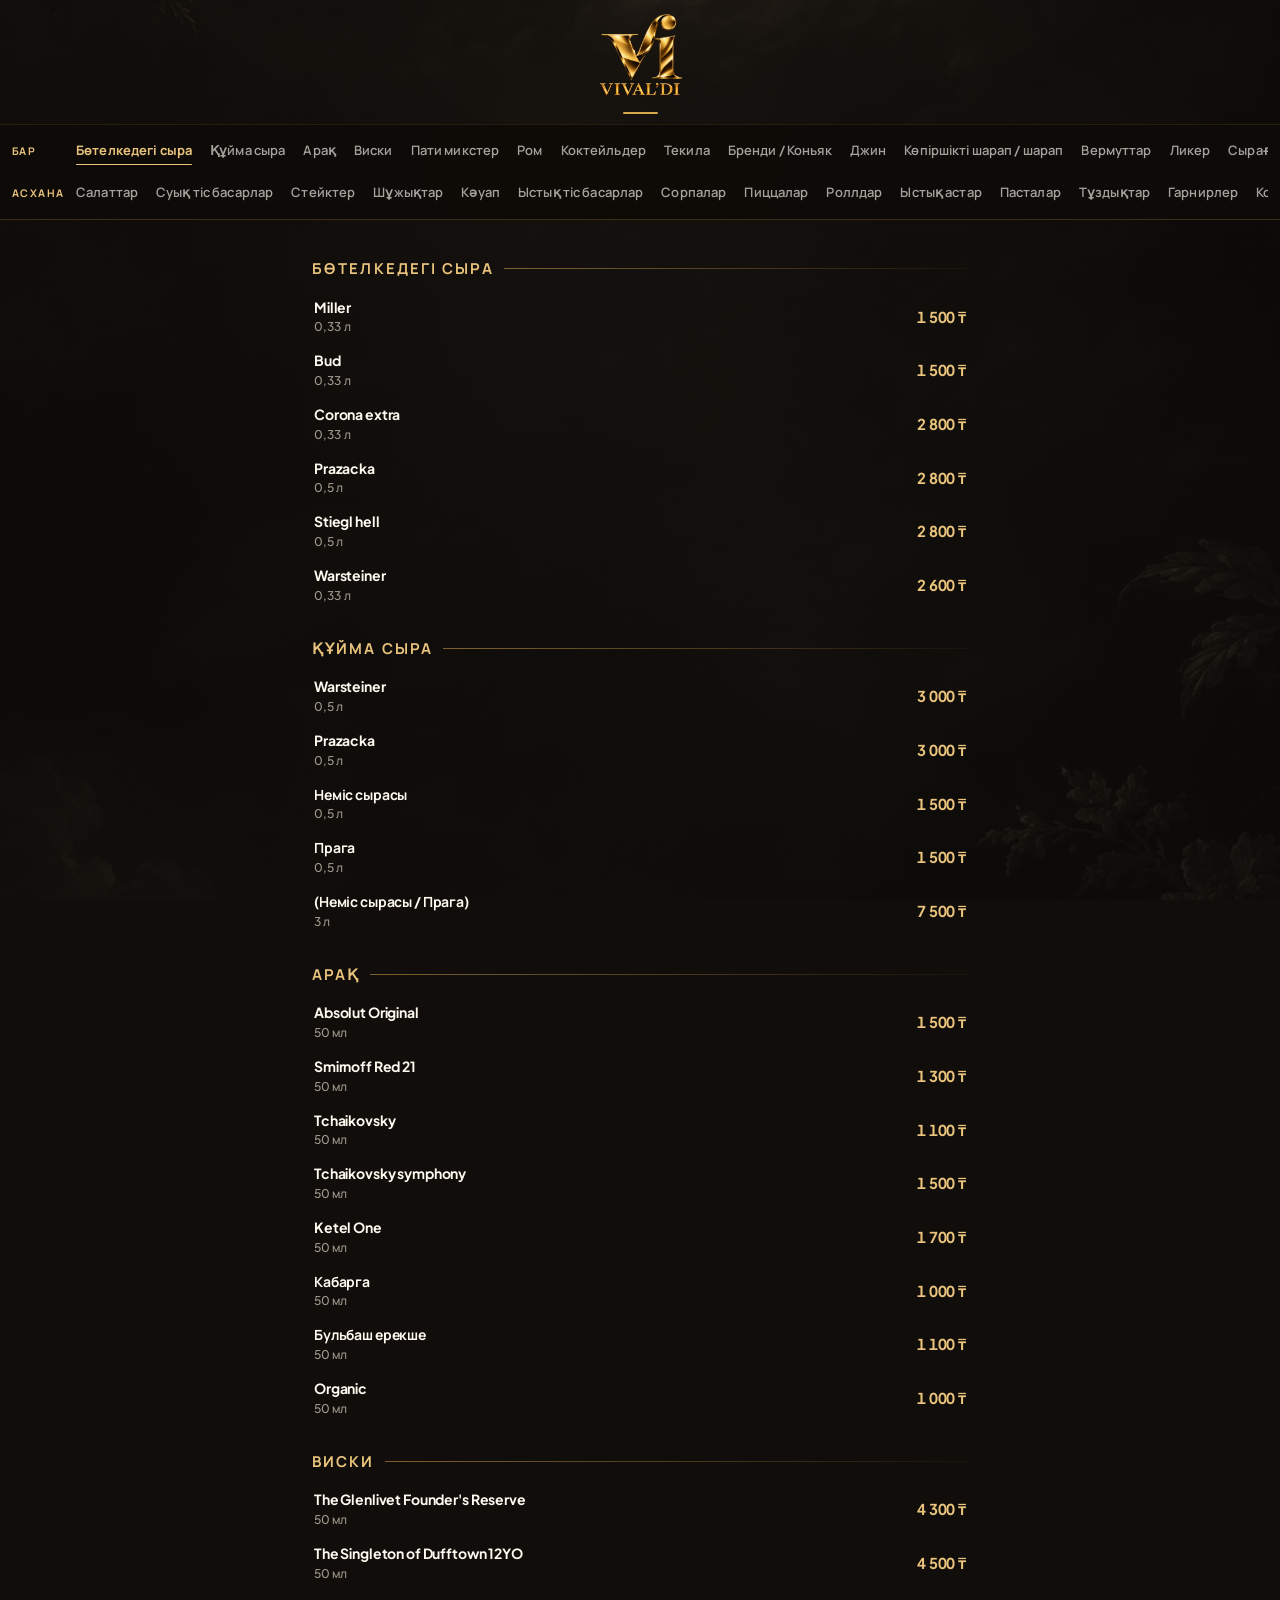
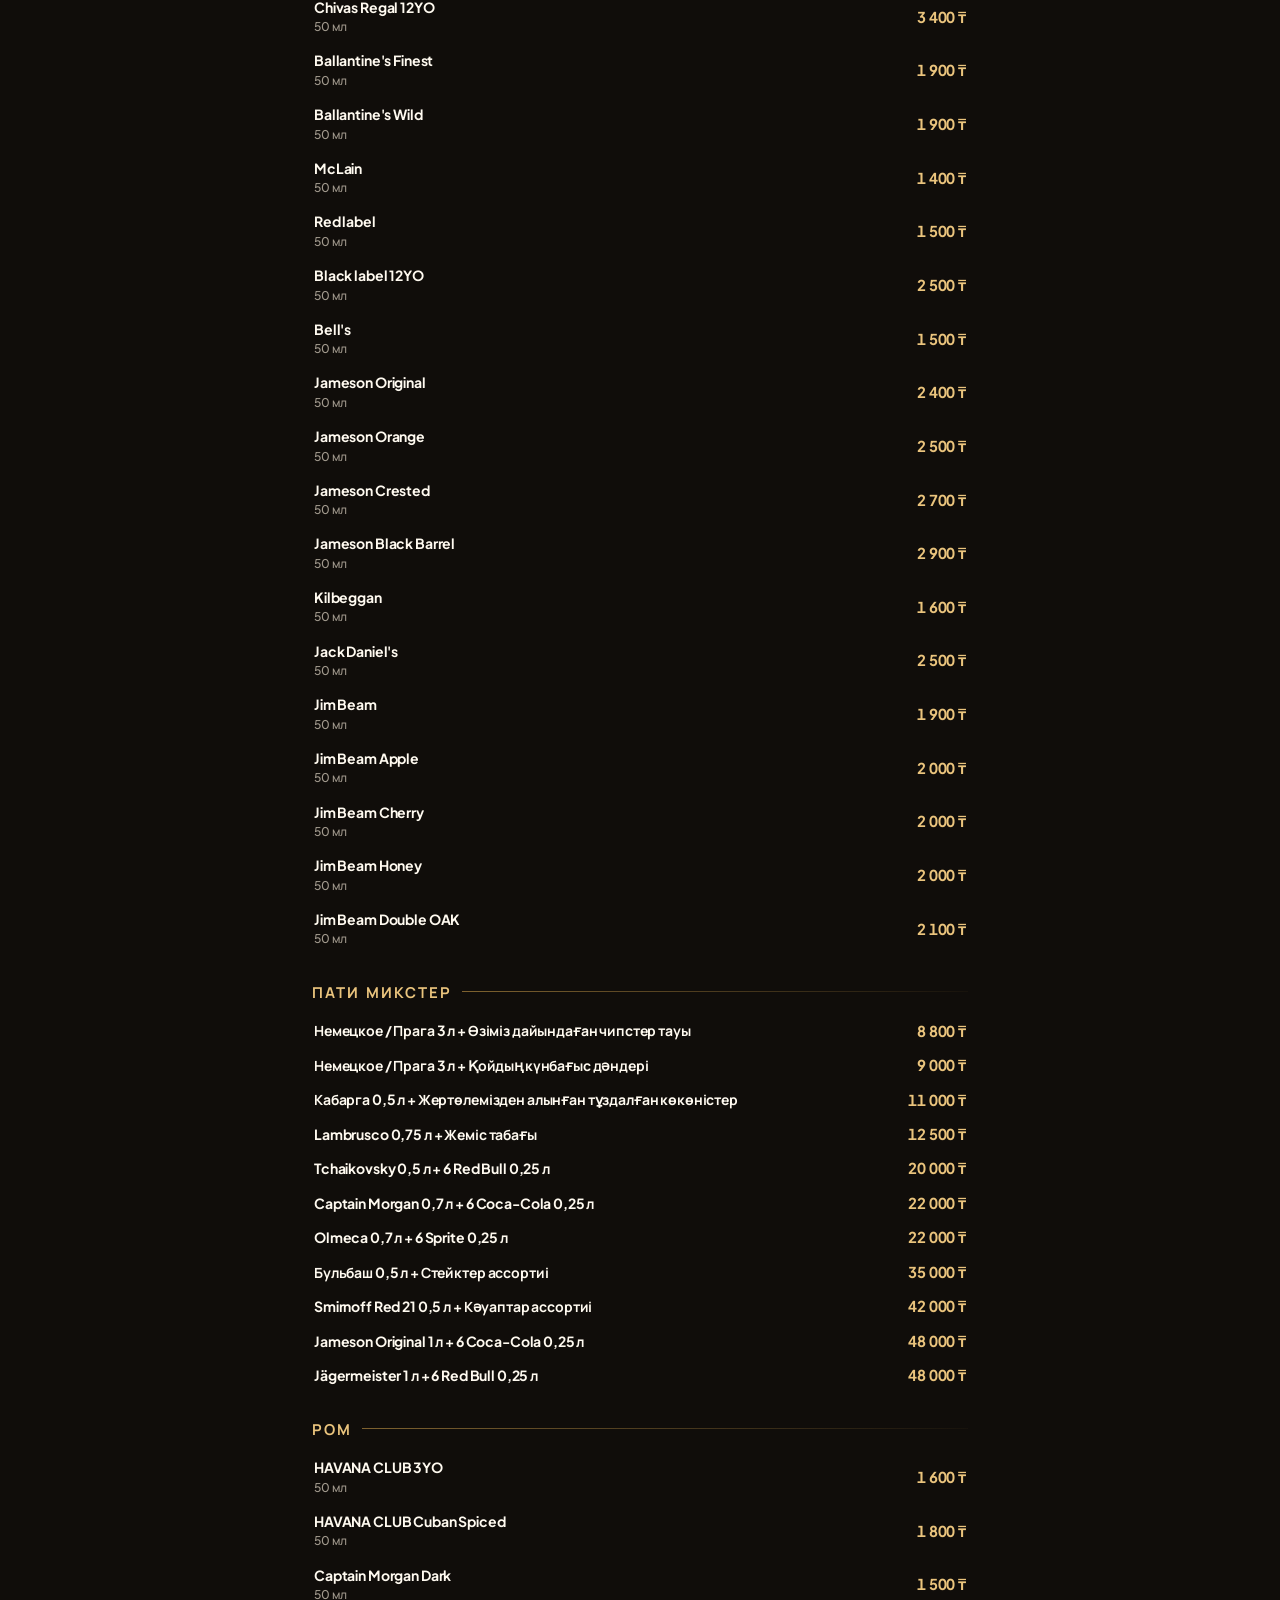
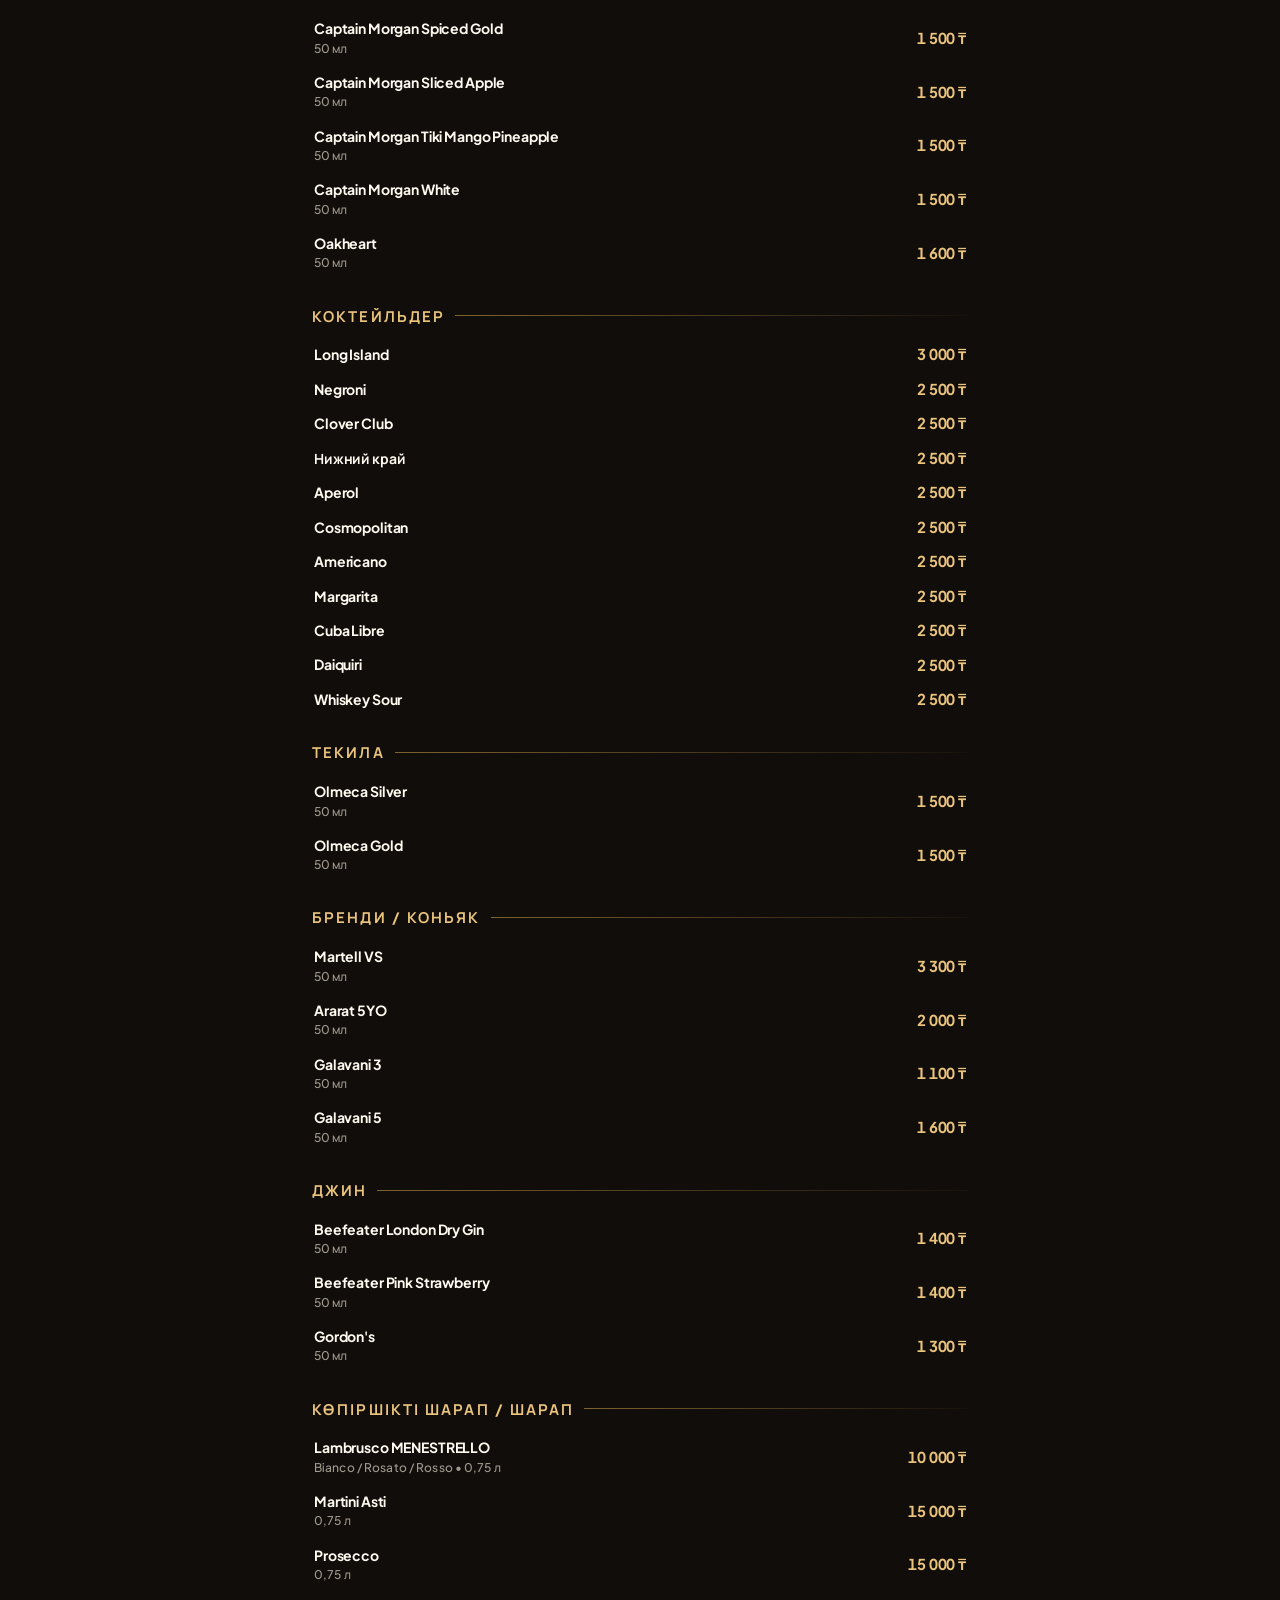
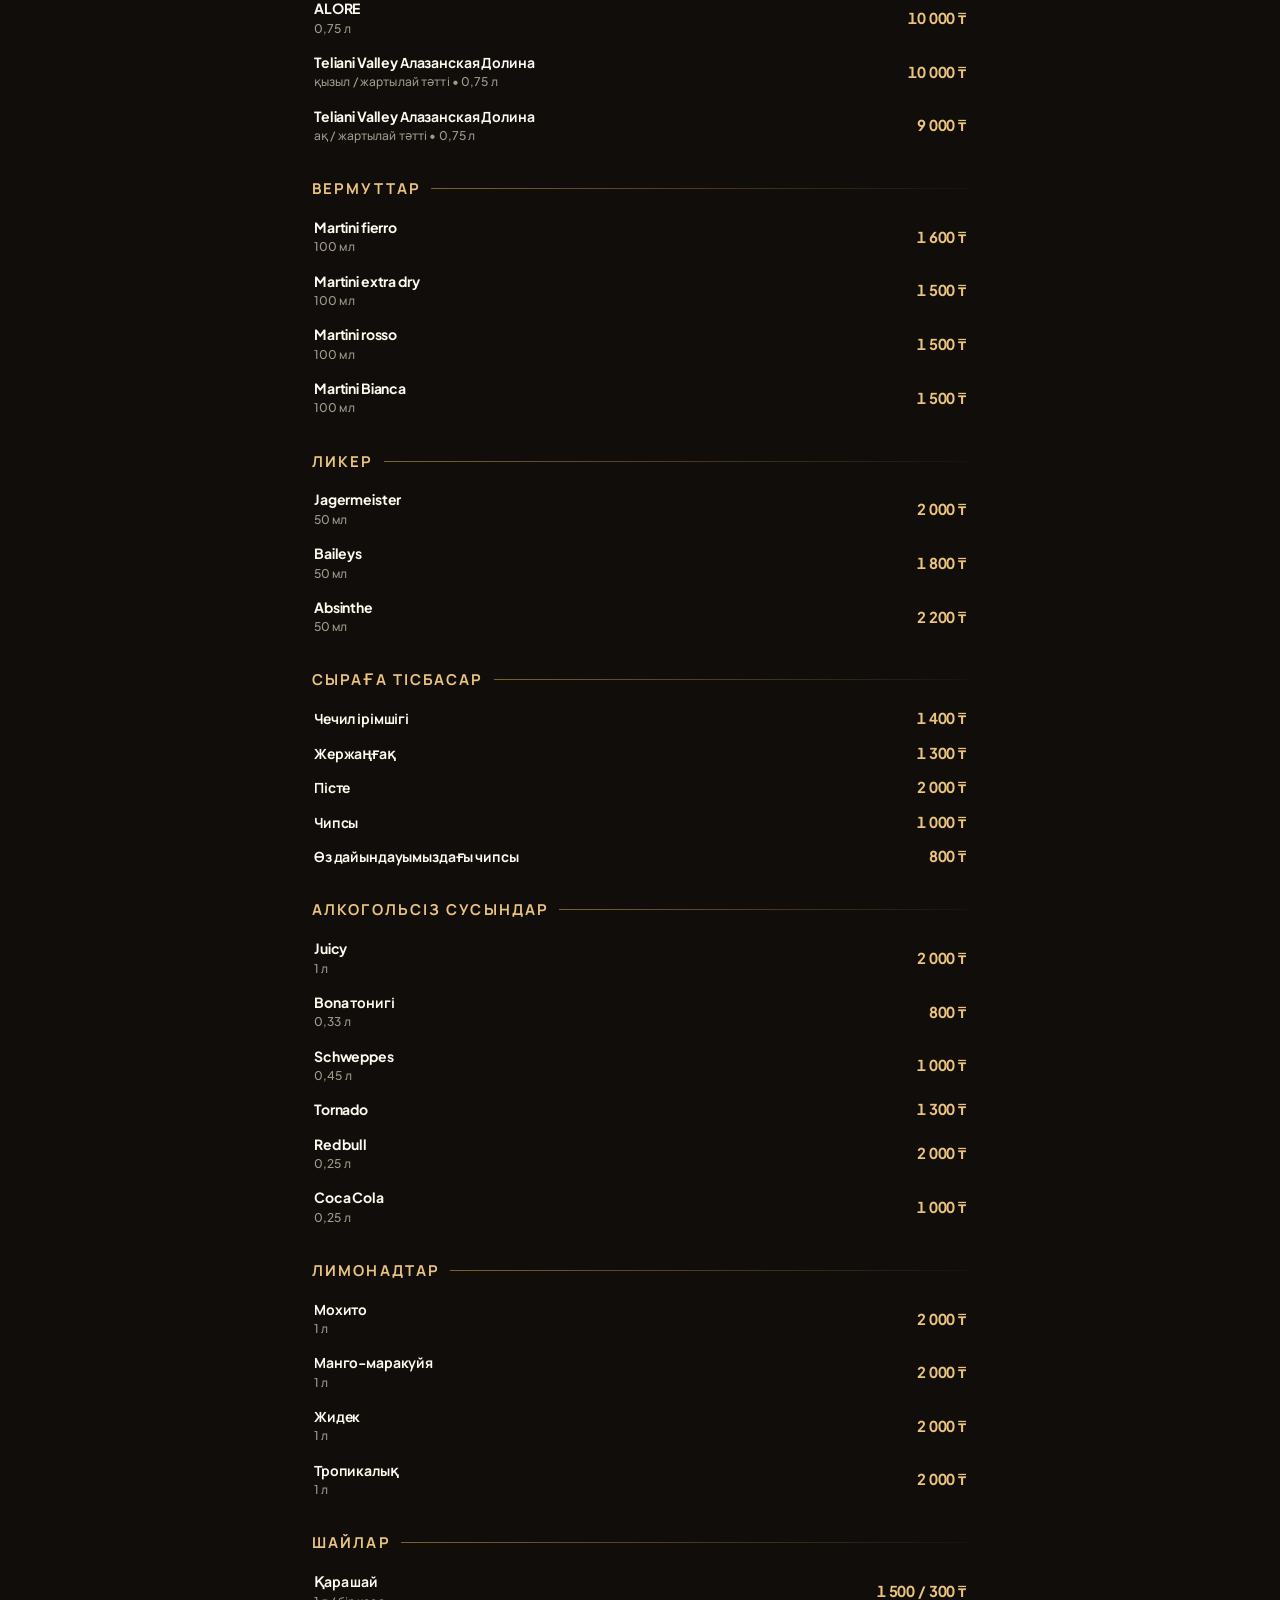
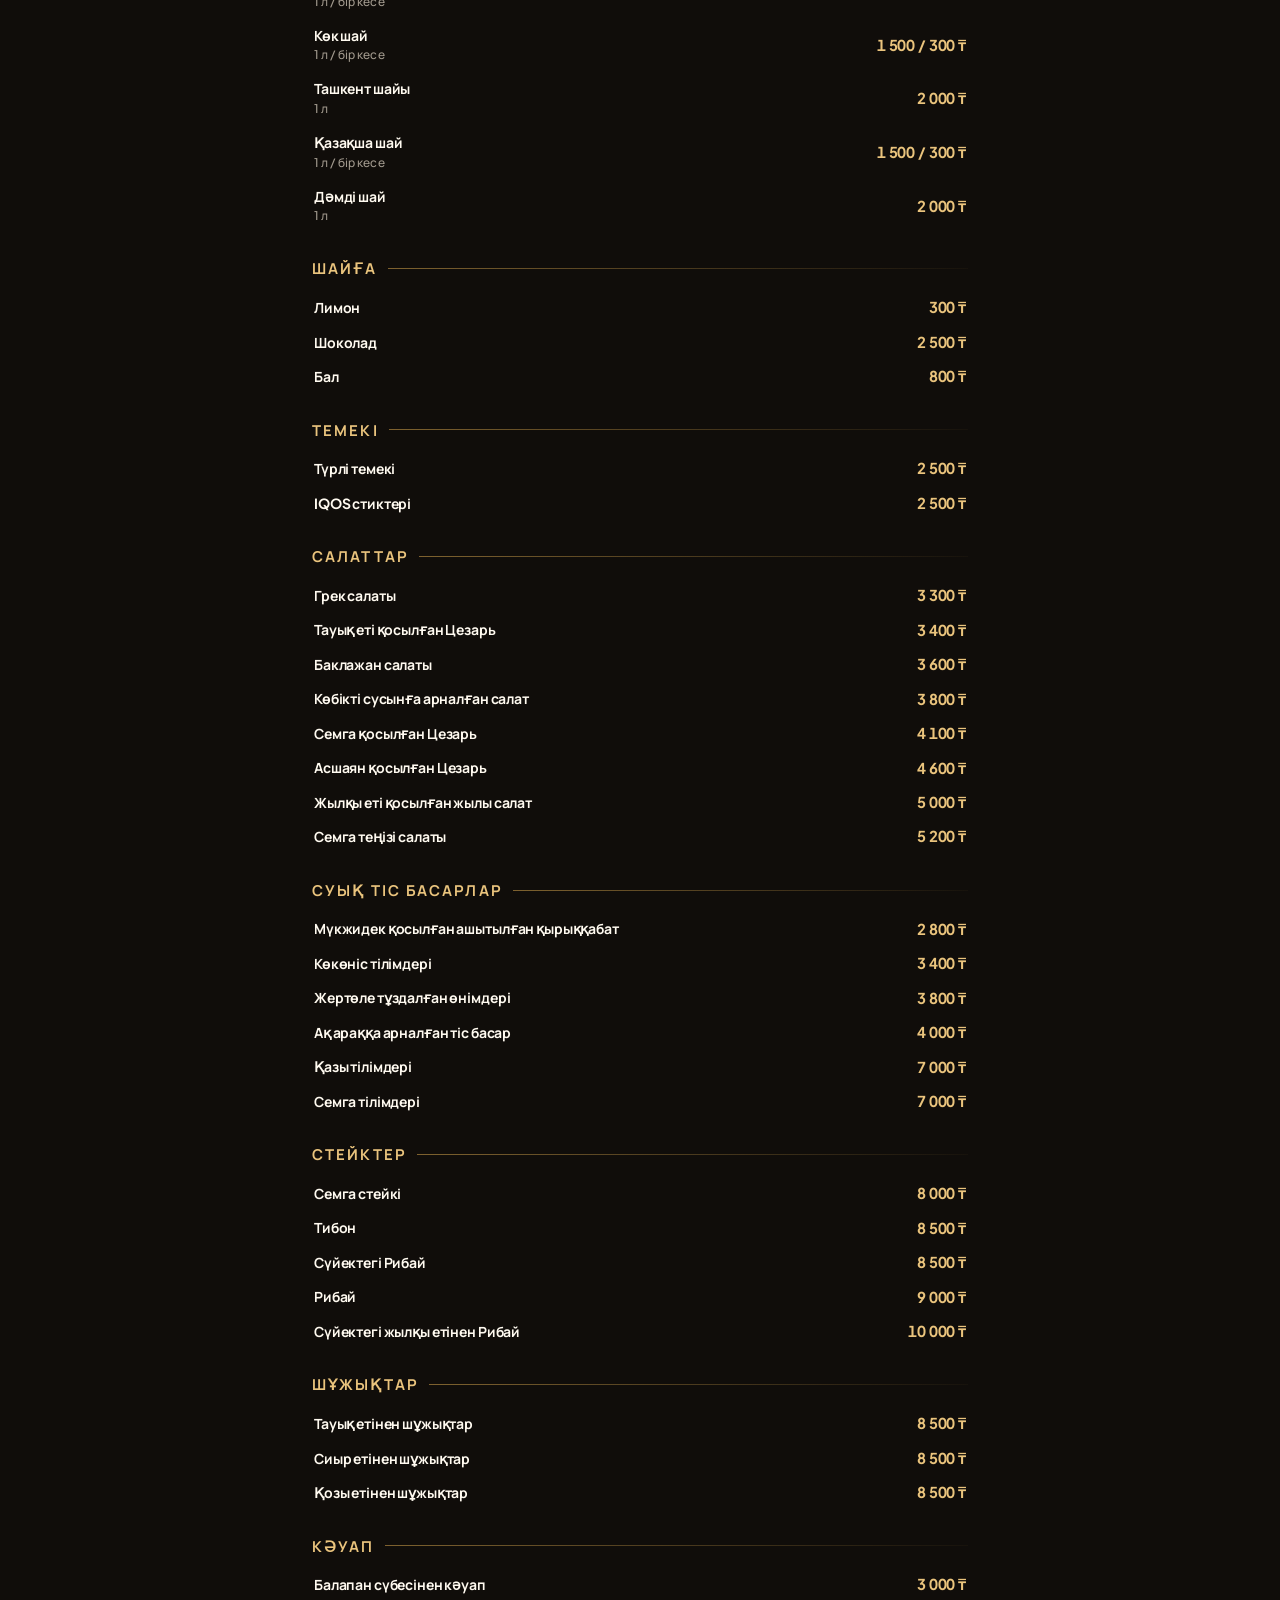
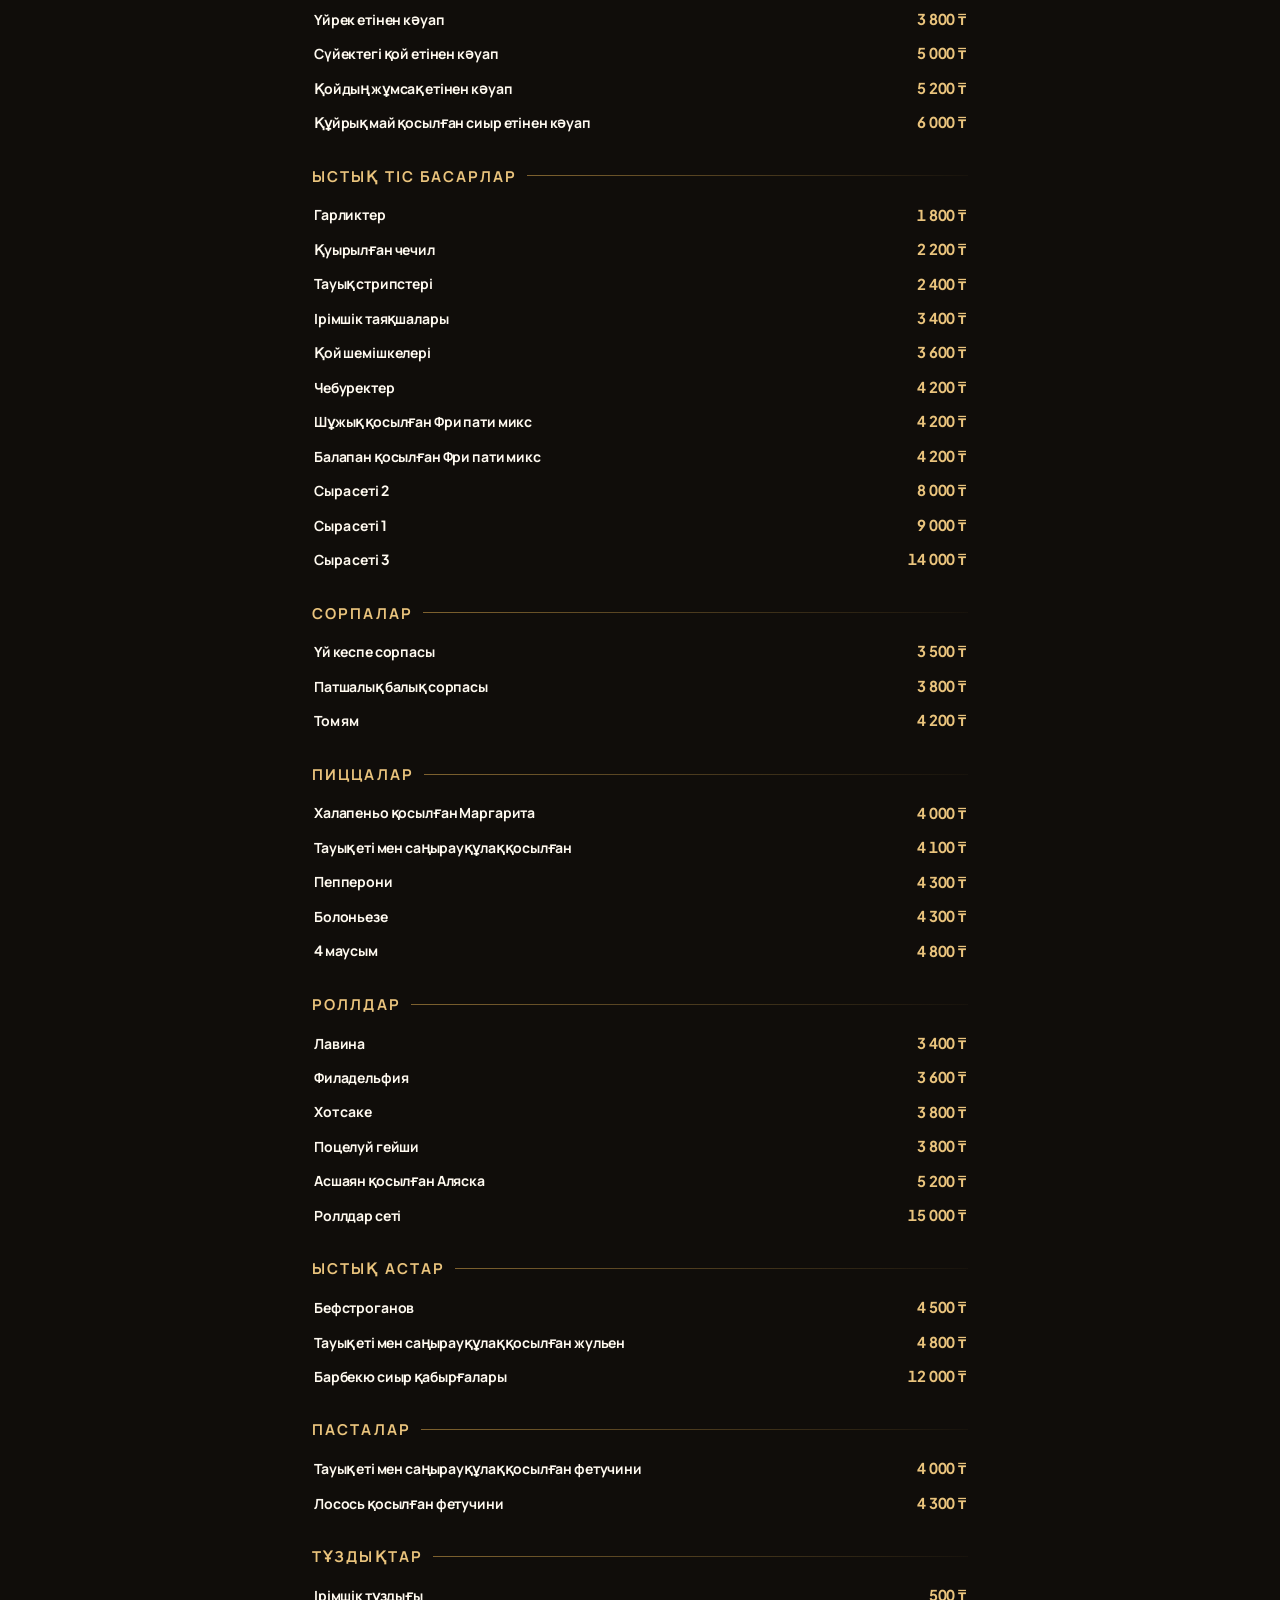
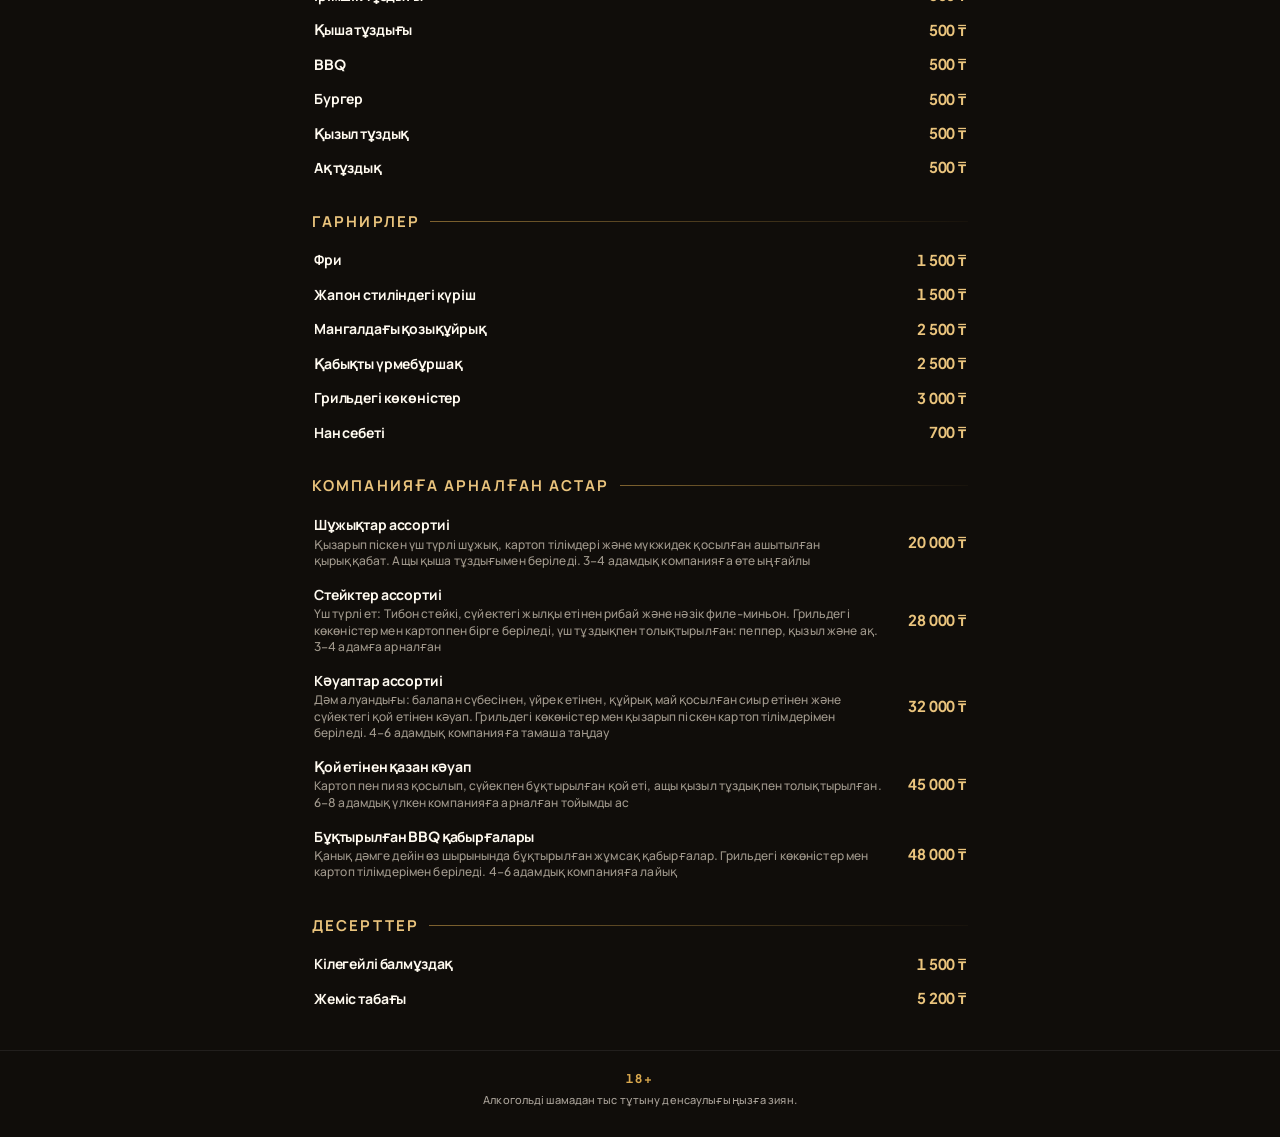
<file: vivaldi_menu_kz.html>
<!DOCTYPE html>
<html lang="kk">
<head>
    <meta charset="UTF-8">
    <meta name="viewport" content="width=device-width, initial-scale=1.0">
    <meta name="theme-color" content="#100d0a">

    <title>VIVAL'DI</title>

    <link rel="preconnect" href="https://fonts.googleapis.com">
<link rel="preconnect" href="https://fonts.gstatic.com" crossorigin>
<link href="https://fonts.googleapis.com/css2?family=Cormorant+Garamond:ital,wght@0,600;0,700;1,600&family=Manrope:wght@400;500;600;700;800&family=Plus+Jakarta+Sans:wght@500;600;700;800&display=swap" rel="stylesheet">

<style>
:root {
    --gold: #d9a84e;
    --gold-light: #eac47d;
    --background: #100d0a;
    --text: #f8f5ef;
    --muted: #aaa39a;
    --border: rgba(255, 255, 255, 0.16);
    --font-display: "Cormorant Garamond", Georgia, serif;
    --font-ui: "Plus Jakarta Sans", "Manrope", -apple-system, sans-serif;
}

*, *::before, *::after {
    box-sizing: border-box;
    margin: 0;
    padding: 0;
}

html {
    scroll-behavior: smooth;
    scroll-padding-top: 134px; /* Санатты басқанда жоғарғы панель жауып қалмас үшін шегініс */
}

body {
    min-height: 100vh;
    font-family: var(--font-ui);
    color: var(--text);
    background-color: var(--background);
    position: relative;
    isolation: isolate;
    -webkit-font-smoothing: antialiased;
    -moz-osx-font-smoothing: grayscale;
    text-rendering: optimizeLegibility;
}

/* ФОН */
body::before {
    content: "";
    position: fixed;
    inset: 0;
    z-index: -1;
    background:
        linear-gradient(rgba(12, 9, 6, 0.76), rgba(12, 9, 6, 0.88)),
        linear-gradient(135deg, rgba(126, 83, 35, 0.12), transparent 20%),
        url("images/401.webp");
    background-size: cover;
    background-position: center center;
    background-repeat: no-repeat;
    filter: saturate(0.45) sepia(0.28) brightness(0.92);
    pointer-events: none;
}

/* ЛОГОТИП */
.top {
    display: flex;
    flex-direction: column;
    align-items: center;
    padding: 12px 16px 10px;
    background: transparent;
}

.club-logo {
    display: block;
    width: min(180px, 55%);
    max-height: 90px;
    object-fit: contain;
}

.gold-line {
    width: 35px;
    height: 2px;
    margin-top: 10px;
    background: var(--gold);
    border-radius: 2px;
}

/* САНАТТАР БОЙЫНША НАВИГАЦИЯ ПАНЕЛІ */
.category-navigation {
    position: sticky;
    top: 0;
    z-index: 200;
    display: flex;
    flex-direction: column;
    gap: 6px;
    padding: 8px 0;
    background: rgba(14, 11, 8, 0.94);
    border-top: 1px solid rgba(217, 168, 78, 0.12);
    border-bottom: 1px solid rgba(217, 168, 78, 0.22);
    backdrop-filter: blur(14px);
    -webkit-backdrop-filter: blur(14px);
}

.category-nav-row {
    display: flex;
    align-items: center;
    gap: 9px;
    padding: 0 12px;
    min-width: 0;
}

.category-nav-label {
    flex: 0 0 53px;
    color: var(--gold-light);
    font-size: 10.5px;
    line-height: 1.1;
    font-weight: 700;
    letter-spacing: 0.14em;
    text-transform: uppercase;
}

.categories {
    display: flex;
    align-items: center;
    gap: 18px;
    flex: 1;
    min-width: 0;
    overflow-x: auto;
    overflow-y: hidden;
    padding: 2px 2px 4px;
    scrollbar-width: none;
    -webkit-overflow-scrolling: touch;
}

.categories::-webkit-scrollbar {
    display: none;
}

.categories a {
    flex: 0 0 auto;
    position: relative;
    display: inline-flex;
    align-items: center;
    min-height: 30px;
    padding: 4px 0;
    color: rgba(248, 245, 239, 0.65);
    background: transparent;
    border: none;
    text-decoration: none;
    white-space: nowrap;
    font-size: 13px;
    font-weight: 600;
    letter-spacing: 0.01em;
    transition: color .2s ease, opacity .2s ease, transform .2s ease;
}

.categories a:hover {
    color: rgba(248, 245, 239, 0.92);
}

.categories a.active {
    color: var(--gold-light);
    font-weight: 700;
}

.categories a.active::after {
    content: "";
    position: absolute;
    left: 0;
    right: 0;
    bottom: 0;
    height: 1.5px;
    background: var(--gold-light);
    border-radius: 2px;
}

.categories a:active {
    transform: scale(.96);
}

/* НЕГІЗГІ МАЗМҰН */
main {
    width: 100%;
    max-width: 680px;
    margin: 0 auto;
    padding: 12px 12px 35px;
}

/* МӘЗІР БӨЛІМДЕРІ МЕН САНАТТАРЫ */
.menu-section-title {
    margin: 36px 0 24px;
    font-family: var(--font-display);
    font-size: 30px;
    font-weight: 700;
    line-height: 1.05;
    text-transform: uppercase;
    letter-spacing: 0.06em;
    color: var(--gold);
    border-bottom: 2px solid var(--gold);
    padding-bottom: 8px;
}

.category {
    margin-top: 27px;
    scroll-margin-top: 134px;
}

.category-title {
    margin-bottom: 12px;
    font-size: 15px;
    line-height: 1.25;
    letter-spacing: 0.14em;
    color: var(--gold-light);
    font-weight: 700;
    text-transform: uppercase;
    display: flex;
    align-items: center;
    gap: 10px;
}

.category-title::after {
    content: "";
    flex: 1;
    height: 1px;
    background: linear-gradient(to right, rgba(217, 168, 78, 0.55), rgba(217, 168, 78, 0.04));
}

/* ТАУАРЛАР */
.product {
    display: flex;
    align-items: center;
    gap: 12px;
    padding: 8px 2px;
}

.product-info {
    flex: 1;
    min-width: 0;
}

.product-name {
    color: #fffaf0;
    font-size: 14px;
    font-weight: 700;
    line-height: 1.32;
    letter-spacing: -0.01em;
}

.product-volume {
    margin-top: 3px;
    color: rgba(230, 220, 203, 0.68);
    font-size: 12px;
    font-weight: 500;
    line-height: 1.35;
    letter-spacing: 0.01em;
}

.product-price {
    flex-shrink: 0;
    margin-left: auto;
    padding-left: 10px;
    color: var(--gold-light);
    font-size: 15px;
    font-weight: 700;
    line-height: 1.2;
    letter-spacing: -0.01em;
    white-space: nowrap;
    font-variant-numeric: tabular-nums;
}

/* ТӨМЕНГІ БӨЛІМ */
footer {
    padding: 20px 15px 28px;
    text-align: center;
    border-top: 1px solid rgba(255, 255, 255, 0.08);
}

.age {
    color: var(--gold);
    font-size: 12px;
    font-weight: 700;
    letter-spacing: 0.14em;
    font-variant-numeric: tabular-nums;
}

.footer-text {
    margin-top: 6px;
    color: var(--muted);
    font-size: 11px;
    font-weight: 500;
    line-height: 1.5;
    letter-spacing: 0.01em;
}

@media (max-width: 380px) {
    .category-nav-row { gap: 6px; padding-inline: 9px; }
    .category-nav-label { flex-basis: 45px; font-size: 9.5px; }
    .categories { gap: 15px; }
    .categories a { font-size: 12px; }
    .menu-section-title { font-size: 26px; }
    .category-title { font-size: 14px; letter-spacing: 0.12em; }
    .product-name { font-size: 13px; }
    .product-price { font-size: 14px; }
    .product-volume { font-size: 11px; }
}
</style>
</head>

    <!-- АЙНАЛДЫРҒАНДА БЕЛСЕНДІ САНАТТЫ ЖАРЫҚТАНДЫРУ СКРИПТІ -->
    <script>
        const observerOptions = {
            root: null,
            rootMargin: '-130px 0px -60% 0px',
            threshold: 0
        };

        const observer = new IntersectionObserver((entries) => {
            entries.forEach(entry => {
                if (entry.isIntersecting) {
                    const id = entry.target.getAttribute('id');
                    document.querySelectorAll('.categories a').forEach(link => {
                        if (link.getAttribute('href') === `#${id}`) {
                            link.classList.add('active');
                            // Көлденең айналдыруды белсенді санатқа жылжытамыз
                            link.parentElement.scrollLeft = link.offsetLeft - link.parentElement.offsetWidth / 2 + link.offsetWidth / 2;
                        } else {
                            link.classList.remove('active');
                        }
                    });
                }
            });
        }, observerOptions);

        document.querySelectorAll('section.category').forEach((section) => {
            observer.observe(section);
        });
    </script>
</body>


    <!-- ЛОГОТИП -->
    <header class="top">
        <img
            class="club-logo"
            src="images/logovi.png"
            alt="X.O. NIGHTBAR"
        >
        <div class="gold-line"></div>
    </header>


    <!-- ЕКІ КӨЛДЕНЕҢ САНАТ ПАНЕЛІ -->
    <nav class="category-navigation" aria-label="Мәзір навигациясы">
        <div class="category-nav-row">
            <span class="category-nav-label">БАР</span>
            <div class="categories" id="bar-categories" aria-label="Бар санаттары"></div>
        </div>
        <div class="category-nav-row">
            <span class="category-nav-label">АСХАНА</span>
            <div class="categories" id="kitchen-categories" aria-label="Асхана санаттары"></div>
        </div>
    </nav>

    <main>

        <!-- ================= БАР ================= -->
        <section class="menu-section active" id="bar">

            <!-- БӨТЕЛКЕДЕГІ СЫРА -->
            <div class="category" id="bar-cat-13" data-menu-section="bar">
                <h2 class="category-title">Бөтелкедегі сыра</h2>

                <article class="product">
                    <div class="product-info">
                        <h3 class="product-name">Miller</h3>
                        <div class="product-volume">0,33 л</div>
                    </div>
                    <div class="product-price">1 500 <span class="price-unit">₸</span></div>
                </article>

                <article class="product">
                    <div class="product-info">
                        <h3 class="product-name">Bud</h3>
                        <div class="product-volume">0,33 л</div>
                    </div>
                    <div class="product-price">1 500 <span class="price-unit">₸</span></div>
                </article>

                <article class="product">
                    <div class="product-info">
                        <h3 class="product-name">Corona extra</h3>
                        <div class="product-volume">0,33 л</div>
                    </div>
                    <div class="product-price">2 800 <span class="price-unit">₸</span></div>
                </article>

                <article class="product">
                    <div class="product-info">
                        <h3 class="product-name">Prazacka</h3>
                        <div class="product-volume">0,5 л</div>
                    </div>
                    <div class="product-price">2 800 <span class="price-unit">₸</span></div>
                </article>

                <article class="product">
                    <div class="product-info">
                        <h3 class="product-name">Stiegl hell</h3>
                        <div class="product-volume">0,5 л</div>
                    </div>
                    <div class="product-price">2 800 <span class="price-unit">₸</span></div>
                </article>

                <article class="product">
                    <div class="product-info">
                        <h3 class="product-name">Warsteiner</h3>
                        <div class="product-volume">0,33 л</div>
                    </div>
                    <div class="product-price">2 600 <span class="price-unit">₸</span></div>
                </article>
            </div>

            <!-- ҚҰЙМА СЫРА -->
            <div class="category" id="bar-cat-14" data-menu-section="bar">
                <h2 class="category-title">Құйма сыра</h2>

                <article class="product">
                    <div class="product-info">
                        <h3 class="product-name">Warsteiner</h3>
                        <div class="product-volume">0,5 л</div>
                    </div>
                    <div class="product-price">3 000 <span class="price-unit">₸</span></div>
                </article>

                <article class="product">
                    <div class="product-info">
                        <h3 class="product-name">Prazacka</h3>
                        <div class="product-volume">0,5 л</div>
                    </div>
                    <div class="product-price">3 000 <span class="price-unit">₸</span></div>
                </article>

                <article class="product">
                    <div class="product-info">
                        <h3 class="product-name">Неміс сырасы</h3>
                        <div class="product-volume">0,5 л</div>
                    </div>
                    <div class="product-price">1 500 <span class="price-unit">₸</span></div>
                </article>

                <article class="product">
                    <div class="product-info">
                        <h3 class="product-name">Прага</h3>
                        <div class="product-volume">0,5 л</div>
                    </div>
                    <div class="product-price">1 500 <span class="price-unit">₸</span></div>
                </article>

                <article class="product">
                    <div class="product-info">
                        <h3 class="product-name">(Неміс сырасы / Прага)</h3>
                        <div class="product-volume">3 л</div>
                    </div>
                    <div class="product-price">7 500 <span class="price-unit">₸</span></div>
                </article>
            </div>

            <!-- АРАҚ -->
            <div class="category" id="bar-cat-7" data-menu-section="bar">
                <h2 class="category-title">Арақ</h2>

                <article class="product">
                    <div class="product-info">
                        <h3 class="product-name">Absolut Original</h3>
                        <div class="product-volume">50 мл</div>
                    </div>
                    <div class="product-price">1 500 <span class="price-unit">₸</span></div>
                </article>

                <article class="product">
                    <div class="product-info">
                        <h3 class="product-name">Smirnoff Red 21</h3>
                        <div class="product-volume">50 мл</div>
                    </div>
                    <div class="product-price">1 300 <span class="price-unit">₸</span></div>
                </article>

                <article class="product">
                    <div class="product-info">
                        <h3 class="product-name">Tchaikovsky</h3>
                        <div class="product-volume">50 мл</div>
                    </div>
                    <div class="product-price">1 100 <span class="price-unit">₸</span></div>
                </article>

                <article class="product">
                    <div class="product-info">
                        <h3 class="product-name">Tchaikovsky symphony</h3>
                        <div class="product-volume">50 мл</div>
                    </div>
                    <div class="product-price">1 500 <span class="price-unit">₸</span></div>
                </article>

                <article class="product">
                    <div class="product-info">
                        <h3 class="product-name">Ketel One</h3>
                        <div class="product-volume">50 мл</div>
                    </div>
                    <div class="product-price">1 700 <span class="price-unit">₸</span></div>
                </article>

                <article class="product">
                    <div class="product-info">
                        <h3 class="product-name">Кабарга</h3>
                        <div class="product-volume">50 мл</div>
                    </div>
                    <div class="product-price">1 000 <span class="price-unit">₸</span></div>
                </article>

                <article class="product">
                    <div class="product-info">
                        <h3 class="product-name">Бульбаш ерекше</h3>
                        <div class="product-volume">50 мл</div>
                    </div>
                    <div class="product-price">1 100 <span class="price-unit">₸</span></div>
                </article>

                <article class="product">
                    <div class="product-info">
                        <h3 class="product-name">Organic</h3>
                        <div class="product-volume">50 мл</div>
                    </div>
                    <div class="product-price">1 000 <span class="price-unit">₸</span></div>
                </article>
            </div>

            <!-- ВИСКИ -->
            <div class="category" id="bar-cat-3" data-menu-section="bar">
                <h2 class="category-title">Виски</h2>

                <article class="product">
                    <div class="product-info">
                        <h3 class="product-name">The Glenlivet Founder's Reserve</h3>
                        <div class="product-volume">50 мл</div>
                    </div>
                    <div class="product-price">4 300 <span class="price-unit">₸</span></div>
                </article>

                <article class="product">
                    <div class="product-info">
                        <h3 class="product-name">The Singleton of Dufftown 12YO</h3>
                        <div class="product-volume">50 мл</div>
                    </div>
                    <div class="product-price">4 500 <span class="price-unit">₸</span></div>
                </article>
            </div>          

                <article class="product">
                    <div class="product-info">
                        <h3 class="product-name">Chivas Regal 12YO</h3>
                        <div class="product-volume">50 мл</div>
                    </div>
                    <div class="product-price">3 400 <span class="price-unit">₸</span></div>
                </article>

                <article class="product">
                    <div class="product-info">
                        <h3 class="product-name">Ballantine's Finest</h3>
                        <div class="product-volume">50 мл</div>
                    </div>
                    <div class="product-price">1 900 <span class="price-unit">₸</span></div>
                </article>

                <article class="product">
                    <div class="product-info">
                        <h3 class="product-name">Ballantine's Wild</h3>
                        <div class="product-volume">50 мл</div>
                    </div>
                    <div class="product-price">1 900 <span class="price-unit">₸</span></div>
                </article>

                <article class="product">
                    <div class="product-info">
                        <h3 class="product-name">McLain</h3>
                        <div class="product-volume">50 мл</div>
                    </div>
                    <div class="product-price">1 400 <span class="price-unit">₸</span></div>
                </article>

                <article class="product">
                    <div class="product-info">
                        <h3 class="product-name">Red label</h3>
                        <div class="product-volume">50 мл</div>
                    </div>
                    <div class="product-price">1 500 <span class="price-unit">₸</span></div>
                </article>

                <article class="product">
                    <div class="product-info">
                        <h3 class="product-name">Black label 12YO</h3>
                        <div class="product-volume">50 мл</div>
                    </div>
                    <div class="product-price">2 500 <span class="price-unit">₸</span></div>
                </article>

                <article class="product">
                    <div class="product-info">
                        <h3 class="product-name">Bell's</h3>
                        <div class="product-volume">50 мл</div>
                    </div>
                    <div class="product-price">1 500 <span class="price-unit">₸</span></div>
                </article>
            </div>

                <article class="product">
                    <div class="product-info">
                        <h3 class="product-name">Jameson Original</h3>
                        <div class="product-volume">50 мл</div>
                    </div>
                    <div class="product-price">2 400 <span class="price-unit">₸</span></div>
                </article>

                <article class="product">
                    <div class="product-info">
                        <h3 class="product-name">Jameson Orange</h3>
                        <div class="product-volume">50 мл</div>
                    </div>
                    <div class="product-price">2 500 <span class="price-unit">₸</span></div>
                </article>

                <article class="product">
                    <div class="product-info">
                        <h3 class="product-name">Jameson Crested</h3>
                        <div class="product-volume">50 мл</div>
                    </div>
                    <div class="product-price">2 700 <span class="price-unit">₸</span></div>
                </article>

                <article class="product">
                    <div class="product-info">
                        <h3 class="product-name">Jameson Black Barrel</h3>
                        <div class="product-volume">50 мл</div>
                    </div>
                    <div class="product-price">2 900 <span class="price-unit">₸</span></div>
                </article>

                <article class="product">
                    <div class="product-info">
                        <h3 class="product-name">Kilbeggan</h3>
                        <div class="product-volume">50 мл</div>
                    </div>
                    <div class="product-price">1 600 <span class="price-unit">₸</span></div>
                </article>
            </div>

                <article class="product">
                    <div class="product-info">
                        <h3 class="product-name">Jack Daniel's</h3>
                        <div class="product-volume">50 мл</div>
                    </div>
                    <div class="product-price">2 500 <span class="price-unit">₸</span></div>
                </article>

                <article class="product">
                    <div class="product-info">
                        <h3 class="product-name">Jim Beam</h3>
                        <div class="product-volume">50 мл</div>
                    </div>
                    <div class="product-price">1 900 <span class="price-unit">₸</span></div>
                </article>

                <article class="product">
                    <div class="product-info">
                        <h3 class="product-name">Jim Beam Apple</h3>
                        <div class="product-volume">50 мл</div>
                    </div>
                    <div class="product-price">2 000 <span class="price-unit">₸</span></div>
                </article>

                <article class="product">
                    <div class="product-info">
                        <h3 class="product-name">Jim Beam Cherry</h3>
                        <div class="product-volume">50 мл</div>
                    </div>
                    <div class="product-price">2 000 <span class="price-unit">₸</span></div>
                </article>

                <article class="product">
                    <div class="product-info">
                        <h3 class="product-name">Jim Beam Honey</h3>
                        <div class="product-volume">50 мл</div>
                    </div>
                    <div class="product-price">2 000 <span class="price-unit">₸</span></div>
                </article>

                <article class="product">
                    <div class="product-info">
                        <h3 class="product-name">Jim Beam Double OAK</h3>
                        <div class="product-volume">50 мл</div>
                    </div>
                    <div class="product-price">2 100 <span class="price-unit">₸</span></div>
                </article>
            </div>

            <!-- Пати микстер -->
<div class="category" id="bar-cat-9" data-menu-section="bar">
    <h2 class="category-title">Пати микстер</h2>

    <article class="product">
        <div class="product-info">
            <h3 class="product-name">Немецкое / Прага 3 л + Өзіміз дайындаған чипстер тауы</h3>
        </div>
        <div class="product-price">8 800 <span class="price-unit">₸</span></div>
    </article>

    <article class="product">
        <div class="product-info">
            <h3 class="product-name">Немецкое / Прага 3 л + Қойдың күнбағыс дәндері</h3>
        </div>
        <div class="product-price">9 000 <span class="price-unit">₸</span></div>
    </article>

    <article class="product">
        <div class="product-info">
            <h3 class="product-name">Кабарга 0,5 л + Жертөлемізден алынған тұздалған көкөністер</h3>
        </div>
        <div class="product-price">11 000 <span class="price-unit">₸</span></div>
    </article>

    <article class="product">
        <div class="product-info">
            <h3 class="product-name">Lambrusco 0,75 л + Жеміс табағы</h3>
        </div>
        <div class="product-price">12 500 <span class="price-unit">₸</span></div>
    </article>

    <article class="product">
        <div class="product-info">
            <h3 class="product-name">Tchaikovsky 0,5 л + 6 Red Bull 0,25 л</h3>
        </div>
        <div class="product-price">20 000 <span class="price-unit">₸</span></div>
    </article>

    <article class="product">
        <div class="product-info">
            <h3 class="product-name">Captain Morgan 0,7 л + 6 Coca-Cola 0,25 л</h3>
        </div>
        <div class="product-price">22 000 <span class="price-unit">₸</span></div>
    </article>

    <article class="product">
        <div class="product-info">
            <h3 class="product-name">Olmeca 0,7 л + 6 Sprite 0,25 л</h3>
        </div>
        <div class="product-price">22 000 <span class="price-unit">₸</span></div>
    </article>

    <article class="product">
        <div class="product-info">
            <h3 class="product-name">Бульбаш 0,5 л + Стейктер ассортиі</h3>
        </div>
        <div class="product-price">35 000 <span class="price-unit">₸</span></div>
    </article>

    <article class="product">
        <div class="product-info">
            <h3 class="product-name">Smirnoff Red 21 0,5 л + Кәуаптар ассортиі</h3>
        </div>
        <div class="product-price">42 000 <span class="price-unit">₸</span></div>
    </article>

    <article class="product">
        <div class="product-info">
            <h3 class="product-name">Jameson Original 1 л + 6 Coca-Cola 0,25 л</h3>
        </div>
        <div class="product-price">48 000 <span class="price-unit">₸</span></div>
    </article>

    <article class="product">
        <div class="product-info">
            <h3 class="product-name">Jägermeister 1 л + 6 Red Bull 0,25 л</h3>
        </div>
        <div class="product-price">48 000 <span class="price-unit">₸</span></div>
    </article>
</div>

            <!-- РОМ -->
            <div class="category" id="bar-cat-9" data-menu-section="bar">
                <h2 class="category-title">Ром</h2>

                <article class="product">
                    <div class="product-info">
                        <h3 class="product-name">HAVANA CLUB 3YO</h3>
                        <div class="product-volume">50 мл</div>
                    </div>
                    <div class="product-price">1 600 <span class="price-unit">₸</span></div>
                </article>

                <article class="product">
                    <div class="product-info">
                        <h3 class="product-name">HAVANA CLUB Cuban Spiced</h3>
                        <div class="product-volume">50 мл</div>
                    </div>
                    <div class="product-price">1 800 <span class="price-unit">₸</span></div>
                </article>

                <article class="product">
                    <div class="product-info">
                        <h3 class="product-name">Captain Morgan Dark</h3>
                        <div class="product-volume">50 мл</div>
                    </div>
                    <div class="product-price">1 500 <span class="price-unit">₸</span></div>
                </article>

                <article class="product">
                    <div class="product-info">
                        <h3 class="product-name">Captain Morgan Spiced Gold</h3>
                        <div class="product-volume">50 мл</div>
                    </div>
                    <div class="product-price">1 500 <span class="price-unit">₸</span></div>
                </article>

                <article class="product">
                    <div class="product-info">
                        <h3 class="product-name">Captain Morgan Sliced Apple</h3>
                        <div class="product-volume">50 мл</div>
                    </div>
                    <div class="product-price">1 500 <span class="price-unit">₸</span></div>
                </article>

                <article class="product">
                    <div class="product-info">
                        <h3 class="product-name">Captain Morgan Tiki Mango Pineapple</h3>
                        <div class="product-volume">50 мл</div>
                    </div>
                    <div class="product-price">1 500 <span class="price-unit">₸</span></div>
                </article>

                <article class="product">
                    <div class="product-info">
                        <h3 class="product-name">Captain Morgan White</h3>
                        <div class="product-volume">50 мл</div>
                    </div>
                    <div class="product-price">1 500 <span class="price-unit">₸</span></div>
                </article>

                <article class="product">
                    <div class="product-info">
                        <h3 class="product-name">Oakheart</h3>
                        <div class="product-volume">50 мл</div>
                    </div>
                    <div class="product-price">1 600 <span class="price-unit">₸</span></div>
                </article>
            </div>

<!-- КОКТЕЙЛЬДЕР -->
            <div class="category" id="bar-cat-18" data-menu-section="bar">
                <h2 class="category-title">Коктейльдер</h2>

                <article class="product">
                    <div class="product-info">
                        <h3 class="product-name">Long Island</h3>
                    </div>
                    <div class="product-price">3 000 <span class="price-unit">₸</span></div>
                </article>

                <article class="product">
                    <div class="product-info">
                        <h3 class="product-name">Negroni</h3>
                    </div>
                    <div class="product-price">2 500 <span class="price-unit">₸</span></div>
                </article>

                <article class="product">
                    <div class="product-info">
                        <h3 class="product-name">Clover Club</h3>
                    </div>
                    <div class="product-price">2 500 <span class="price-unit">₸</span></div>
                </article>

                <article class="product">
                    <div class="product-info">
                        <h3 class="product-name">Нижний край</h3>
                    </div>
                    <div class="product-price">2 500 <span class="price-unit">₸</span></div>
                </article>

                <article class="product">
                    <div class="product-info">
                        <h3 class="product-name">Aperol</h3>
                    </div>
                    <div class="product-price">2 500 <span class="price-unit">₸</span></div>
                </article>

                <article class="product">
                    <div class="product-info">
                        <h3 class="product-name">Cosmopolitan</h3>
                    </div>
                    <div class="product-price">2 500 <span class="price-unit">₸</span></div>
                </article>

                <article class="product">
                    <div class="product-info">
                        <h3 class="product-name">Americano</h3>
                    </div>
                    <div class="product-price">2 500 <span class="price-unit">₸</span></div>
                </article>

                <article class="product">
                    <div class="product-info">
                        <h3 class="product-name">Margarita</h3>
                    </div>
                    <div class="product-price">2 500 <span class="price-unit">₸</span></div>
                </article>

                <article class="product">
                    <div class="product-info">
                        <h3 class="product-name">Cuba Libre</h3>
                    </div>
                    <div class="product-price">2 500 <span class="price-unit">₸</span></div>
                </article>

                <article class="product">
                    <div class="product-info">
                        <h3 class="product-name">Daiquiri</h3>
                    </div>
                    <div class="product-price">2 500 <span class="price-unit">₸</span></div>
                </article>

                <article class="product">
                    <div class="product-info">
                        <h3 class="product-name">Whiskey Sour</h3>
                    </div>
                    <div class="product-price">2 500 <span class="price-unit">₸</span></div>
                </article>
            </div>

            <!-- ТЕКИЛА -->
            <div class="category" id="bar-cat-8" data-menu-section="bar">
                <h2 class="category-title">Текила</h2>

                <article class="product">
                    <div class="product-info">
                        <h3 class="product-name">Olmeca Silver</h3>
                        <div class="product-volume">50 мл</div>
                    </div>
                    <div class="product-price">1 500 <span class="price-unit">₸</span></div>
                </article>

                <article class="product">
                    <div class="product-info">
                        <h3 class="product-name">Olmeca Gold</h3>
                        <div class="product-volume">50 мл</div>
                    </div>
                    <div class="product-price">1 500 <span class="price-unit">₸</span></div>
                </article>
            </div>

            <!-- БРЕНДИ / КОНЬЯК -->
            <div class="category" id="bar-cat-2" data-menu-section="bar">
                <h2 class="category-title">Бренди / Коньяк</h2>

                <article class="product">
                    <div class="product-info">
                        <h3 class="product-name">Martell VS</h3>
                        <div class="product-volume">50 мл</div>
                    </div>
                    <div class="product-price">3 300 <span class="price-unit">₸</span></div>
                </article>

                <article class="product">
                    <div class="product-info">
                        <h3 class="product-name">Ararat 5YO</h3>
                        <div class="product-volume">50 мл</div>
                    </div>
                    <div class="product-price">2 000 <span class="price-unit">₸</span></div>
                </article>

                <article class="product">
                    <div class="product-info">
                        <h3 class="product-name">Galavani 3</h3>
                        <div class="product-volume">50 мл</div>
                    </div>
                    <div class="product-price">1 100 <span class="price-unit">₸</span></div>
                </article>

                <article class="product">
                    <div class="product-info">
                        <h3 class="product-name">Galavani 5</h3>
                        <div class="product-volume">50 мл</div>
                    </div>
                    <div class="product-price">1 600 <span class="price-unit">₸</span></div>
                </article>
            </div>

           <!-- ДЖИН -->
            <div class="category" id="bar-cat-10" data-menu-section="bar">
                <h2 class="category-title">Джин</h2>

                <article class="product">
                    <div class="product-info">
                        <h3 class="product-name">Beefeater London Dry Gin</h3>
                        <div class="product-volume">50 мл</div>
                    </div>
                    <div class="product-price">1 400 <span class="price-unit">₸</span></div>
                </article>

                <article class="product">
                    <div class="product-info">
                        <h3 class="product-name">Beefeater Pink Strawberry</h3>
                        <div class="product-volume">50 мл</div>
                    </div>
                    <div class="product-price">1 400 <span class="price-unit">₸</span></div>
                </article>

                <article class="product">
                    <div class="product-info">
                        <h3 class="product-name">Gordon's</h3>
                        <div class="product-volume">50 мл</div>
                    </div>
                    <div class="product-price">1 300 <span class="price-unit">₸</span></div>
                </article>
            </div>

            <!-- КӨПІРШІКТІ ШАРАП / ШАРАП -->
            <div class="category" id="bar-cat-1" data-menu-section="bar">
                <h2 class="category-title">Көпіршікті шарап / шарап</h2>

                <article class="product">
                    <div class="product-info">
                        <h3 class="product-name">Lambrusco MENESTRELLO</h3>
                        <div class="product-volume">Bianco / Rosato / Rosso • 0,75 л</div>
                    </div>
                    <div class="product-price">10 000 <span class="price-unit">₸</span></div>
                </article>

                <article class="product">
                    <div class="product-info">
                        <h3 class="product-name">Martini Asti</h3>
                        <div class="product-volume">0,75 л</div>
                    </div>
                    <div class="product-price">15 000 <span class="price-unit">₸</span></div>
                </article>

                <article class="product">
                    <div class="product-info">
                        <h3 class="product-name">Prosecco</h3>
                        <div class="product-volume">0,75 л</div>
                    </div>
                    <div class="product-price">15 000 <span class="price-unit">₸</span></div>
                </article>

                <article class="product">
                    <div class="product-info">
                        <h3 class="product-name">ALORE</h3>
                        <div class="product-volume">0,75 л</div>
                    </div>
                    <div class="product-price">10 000 <span class="price-unit">₸</span></div>
                </article>

                <article class="product">
                    <div class="product-info">
                        <h3 class="product-name">Teliani Valley Алазанская Долина</h3>
                        <div class="product-volume">қызыл / жартылай тәтті • 0,75 л</div>
                    </div>
                    <div class="product-price">10 000 <span class="price-unit">₸</span></div>
                </article>

                <article class="product">
                    <div class="product-info">
                        <h3 class="product-name">Teliani Valley Алазанская Долина</h3>
                        <div class="product-volume">ақ / жартылай тәтті • 0,75 л</div>
                    </div>
                    <div class="product-price">9 000 <span class="price-unit">₸</span></div>
                </article>
            </div>

            <!-- ВЕРМУТТАР -->
            <div class="category" id="bar-cat-11" data-menu-section="bar">
                <h2 class="category-title">Вермуттар</h2>

                <article class="product">
                    <div class="product-info">
                        <h3 class="product-name">Martini fierro</h3>
                        <div class="product-volume">100 мл</div>
                    </div>
                    <div class="product-price">1 600 <span class="price-unit">₸</span></div>
                </article>

                <article class="product">
                    <div class="product-info">
                        <h3 class="product-name">Martini extra dry</h3>
                        <div class="product-volume">100 мл</div>
                    </div>
                    <div class="product-price">1 500 <span class="price-unit">₸</span></div>
                </article>

                <article class="product">
                    <div class="product-info">
                        <h3 class="product-name">Martini rosso</h3>
                        <div class="product-volume">100 мл</div>
                    </div>
                    <div class="product-price">1 500 <span class="price-unit">₸</span></div>
                </article>

                <article class="product">
                    <div class="product-info">
                        <h3 class="product-name">Martini Bianca</h3>
                        <div class="product-volume">100 мл</div>
                    </div>
                    <div class="product-price">1 500 <span class="price-unit">₸</span></div>
                </article>
            </div>

            <!-- ЛИКЕР -->
            <div class="category" id="bar-cat-12" data-menu-section="bar">
                <h2 class="category-title">Ликер</h2>

                <article class="product">
                    <div class="product-info">
                        <h3 class="product-name">Jagermeister</h3>
                        <div class="product-volume">50 мл</div>
                    </div>
                    <div class="product-price">2 000 <span class="price-unit">₸</span></div>
                </article>

                <article class="product">
                    <div class="product-info">
                        <h3 class="product-name">Baileys</h3>
                        <div class="product-volume">50 мл</div>
                    </div>
                    <div class="product-price">1 800 <span class="price-unit">₸</span></div>
                </article>

                <article class="product">
                    <div class="product-info">
                        <h3 class="product-name">Absinthe</h3>
                        <div class="product-volume">50 мл</div>
                    </div>
                    <div class="product-price">2 200 <span class="price-unit">₸</span></div>
                </article>
            </div>

            <!-- СЫРАҒА ТІСБАСАР -->
            <div class="category" id="bar-cat-15" data-menu-section="bar">
                <h2 class="category-title">Сыраға тісбасар</h2>

                <article class="product">
                    <div class="product-info">
                        <h3 class="product-name">Чечил ірімшігі</h3>
                    </div>
                    <div class="product-price">1 400 <span class="price-unit">₸</span></div>
                </article>

                <article class="product">
                    <div class="product-info">
                        <h3 class="product-name">Жержаңғақ</h3>
                    </div>
                    <div class="product-price">1 300 <span class="price-unit">₸</span></div>
                </article>

                <article class="product">
                    <div class="product-info">
                        <h3 class="product-name">Пісте</h3>
                    </div>
                    <div class="product-price">2 000 <span class="price-unit">₸</span></div>
                </article>

                <article class="product">
                    <div class="product-info">
                        <h3 class="product-name">Чипсы</h3>
                    </div>
                    <div class="product-price">1 000 <span class="price-unit">₸</span></div>
                </article>

                <article class="product">
                    <div class="product-info">
                        <h3 class="product-name">Өз дайындауымыздағы чипсы</h3>
                    </div>
                    <div class="product-price">800 <span class="price-unit">₸</span></div>
                </article>
            </div>

            <!-- АЛКОГОЛЬСІЗ СУСЫНДАР -->
            <div class="category" id="bar-cat-16" data-menu-section="bar">
                <h2 class="category-title">Алкогольсіз сусындар</h2>

                <article class="product">
                    <div class="product-info">
                        <h3 class="product-name">Juicy</h3>
                        <div class="product-volume">1 л</div>
                    </div>
                    <div class="product-price">2 000 <span class="price-unit">₸</span></div>
                </article>

                <article class="product">
                    <div class="product-info">
                        <h3 class="product-name">Bona тонигі</h3>
                        <div class="product-volume">0,33 л</div>
                    </div>
                    <div class="product-price">800 <span class="price-unit">₸</span></div>
                </article>

                <article class="product">
                    <div class="product-info">
                        <h3 class="product-name">Schweppes</h3>
                        <div class="product-volume">0,45 л</div>
                    </div>
                    <div class="product-price">1 000 <span class="price-unit">₸</span></div>
                </article>

                <article class="product">
                    <div class="product-info">
                        <h3 class="product-name">Tornado</h3>
                    </div>
                    <div class="product-price">1 300 <span class="price-unit">₸</span></div>
                </article>

                <article class="product">
                    <div class="product-info">
                        <h3 class="product-name">Red bull</h3>
                        <div class="product-volume">0,25 л</div>
                    </div>
                    <div class="product-price">2 000 <span class="price-unit">₸</span></div>
                </article>

                <article class="product">
                    <div class="product-info">
                        <h3 class="product-name">Coca Cola</h3>
                        <div class="product-volume">0,25 л</div>
                    </div>
                    <div class="product-price">1 000 <span class="price-unit">₸</span></div>
                </article>
            </div>

            <!-- ЛИМОНАДТАР -->
            <div class="category" id="bar-cat-17" data-menu-section="bar">
                <h2 class="category-title">Лимонадтар</h2>

                <article class="product">
                    <div class="product-info">
                        <h3 class="product-name">Мохито</h3>
                        <div class="product-volume">1 л</div>
                    </div>
                    <div class="product-price">2 000 <span class="price-unit">₸</span></div>
                </article>

                <article class="product">
                    <div class="product-info">
                        <h3 class="product-name">Манго-маракуйя</h3>
                        <div class="product-volume">1 л</div>
                    </div>
                    <div class="product-price">2 000 <span class="price-unit">₸</span></div>
                </article>

                <article class="product">
                    <div class="product-info">
                        <h3 class="product-name">Жидек</h3>
                        <div class="product-volume">1 л</div>
                    </div>
                    <div class="product-price">2 000 <span class="price-unit">₸</span></div>
                </article>

                <article class="product">
                    <div class="product-info">
                        <h3 class="product-name">Тропикалық</h3>
                        <div class="product-volume">1 л</div>
                    </div>
                    <div class="product-price">2 000 <span class="price-unit">₸</span></div>
                </article>
            </div>

            

            <!-- ШАЙЛАР -->
            <div class="category" id="bar-cat-19" data-menu-section="bar">
                <h2 class="category-title">Шайлар</h2>

                <article class="product">
                    <div class="product-info">
                        <h3 class="product-name">Қара шай</h3>
                        <div class="product-volume">1 л / бір кесе</div>
                    </div>
                    <div class="product-price">1 500 / 300 <span class="price-unit">₸</span></div>
                </article>

                <article class="product">
                    <div class="product-info">
                        <h3 class="product-name">Көк шай</h3>
                        <div class="product-volume">1 л / бір кесе</div>
                    </div>
                    <div class="product-price">1 500 / 300 <span class="price-unit">₸</span></div>
                </article>

                <article class="product">
                    <div class="product-info">
                        <h3 class="product-name">Ташкент шайы</h3>
                        <div class="product-volume">1 л</div>
                    </div>
                    <div class="product-price">2 000 <span class="price-unit">₸</span></div>
                </article>

                <article class="product">
                    <div class="product-info">
                        <h3 class="product-name">Қазақша шай</h3>
                        <div class="product-volume">1 л / бір кесе</div>
                    </div>
                    <div class="product-price">1 500 / 300 <span class="price-unit">₸</span></div>
                </article>

                <article class="product">
                    <div class="product-info">
                        <h3 class="product-name">Дәмді шай</h3>
                        <div class="product-volume">1 л</div>
                    </div>
                    <div class="product-price">2 000 <span class="price-unit">₸</span></div>
                </article>
            </div>

            <!-- ШАЙҒА -->
            <div class="category" id="bar-cat-20" data-menu-section="bar">
                <h2 class="category-title">Шайға</h2>

                <article class="product">
                    <div class="product-info">
                        <h3 class="product-name">Лимон</h3>
                    </div>
                    <div class="product-price">300 <span class="price-unit">₸</span></div>
                </article>

                <article class="product">
                    <div class="product-info">
                        <h3 class="product-name">Шоколад</h3>
                    </div>
                    <div class="product-price">2 500 <span class="price-unit">₸</span></div>
                </article>

                <article class="product">
                    <div class="product-info">
                        <h3 class="product-name">Бал</h3>
                    </div>
                    <div class="product-price">800 <span class="price-unit">₸</span></div>
                </article>

         <!-- Темекі -->
            <div class="category" id="bar-cat-20" data-menu-section="bar">
                <h2 class="category-title">Темекі</h2>

                <article class="product">
                    <div class="product-info">
                        <h3 class="product-name">Түрлі темекі</h3>
                    </div>
                    <div class="product-price">2 500 <span class="price-unit">₸</span></div>
                </article>

                <article class="product">
                    <div class="product-info">
                        <h3 class="product-name">IQOS стиктері</h3>
                    </div>
                    <div class="product-price">2 500 <span class="price-unit">₸</span></div>
                </article>
            </div>
        </section>

        <!-- ================= АСХАНА ================= -->
        <section class="menu-section" id="kitchen">

            <!-- САЛАТТАР -->
            <div class="category" id="kitchen-cat-1" data-menu-section="kitchen">
                <h2 class="category-title">Салаттар</h2>

                <article class="product">
                    <div class="product-info">
                        <h3 class="product-name">Грек салаты</h3>
                    </div>
                    <div class="product-price">3 300 <span class="price-unit">₸</span></div>
                </article>
                
                <article class="product">
                    <div class="product-info">
                        <h3 class="product-name">Тауық еті қосылған Цезарь</h3>
                    </div>
                    <div class="product-price">3 400 <span class="price-unit">₸</span></div>
                </article>

                <article class="product">
                    <div class="product-info">
                        <h3 class="product-name">Баклажан салаты</h3>
                    </div>
                    <div class="product-price">3 600 <span class="price-unit">₸</span></div>
                </article>

                <article class="product">
                    <div class="product-info">
                        <h3 class="product-name">Көбікті сусынға арналған салат</h3>
                    </div>
                    <div class="product-price">3 800 <span class="price-unit">₸</span></div>
                </article>

                <article class="product">
                    <div class="product-info">
                        <h3 class="product-name">Семга қосылған Цезарь</h3>
                    </div>
                    <div class="product-price">4 100 <span class="price-unit">₸</span></div>
                </article>

                <article class="product">
                    <div class="product-info">
                        <h3 class="product-name">Асшаян қосылған Цезарь</h3>
                    </div>
                    <div class="product-price">4 600 <span class="price-unit">₸</span></div>
                </article>

                <article class="product">
                    <div class="product-info">
                        <h3 class="product-name">Жылқы еті қосылған жылы салат</h3>
                    </div>
                    <div class="product-price">5 000 <span class="price-unit">₸</span></div>
                </article>

                <article class="product">
                    <div class="product-info">
                        <h3 class="product-name">Семга теңізі салаты</h3>
                    </div>
                    <div class="product-price">5 200 <span class="price-unit">₸</span></div>
                </article>
            </div>

            <!-- СУЫҚ ТІС БАСАРЛАР -->
            <div class="category" id="kitchen-cat-2" data-menu-section="kitchen">
                <h2 class="category-title">Суық тіс басарлар</h2>

                <article class="product">
                    <div class="product-info">
                        <h3 class="product-name">Мүкжидек қосылған ашытылған қырыққабат</h3>
                    </div>
                    <div class="product-price">2 800 <span class="price-unit">₸</span></div>
                </article>

                <article class="product">
                    <div class="product-info">
                        <h3 class="product-name">Көкөніс тілімдері</h3>
                    </div>
                    <div class="product-price">3 400 <span class="price-unit">₸</span></div>
                </article>

                <article class="product">
                    <div class="product-info">
                        <h3 class="product-name">Жертөле тұздалған өнімдері</h3>
                    </div>
                    <div class="product-price">3 800 <span class="price-unit">₸</span></div>
                </article>

                <article class="product">
                    <div class="product-info">
                        <h3 class="product-name">Ақ араққа арналған тіс басар</h3>
                    </div>
                    <div class="product-price">4 000 <span class="price-unit">₸</span></div>
                </article>

                <article class="product">
                    <div class="product-info">
                        <h3 class="product-name">Қазы тілімдері</h3>
                    </div>
                    <div class="product-price">7 000 <span class="price-unit">₸</span></div>
                </article>

                <article class="product">
                    <div class="product-info">
                        <h3 class="product-name">Семга тілімдері</h3>
                    </div>
                    <div class="product-price">7 000 <span class="price-unit">₸</span></div>
                </article>
            </div>

            <!-- СТЕЙКТЕР -->
            <div class="category" id="kitchen-cat-3" data-menu-section="kitchen">
                <h2 class="category-title">Стейктер</h2>

                <article class="product">
                    <div class="product-info">
                        <h3 class="product-name">Семга стейкі</h3>
                    </div>
                    <div class="product-price">8 000 <span class="price-unit">₸</span></div>
                </article>

                <article class="product">
                    <div class="product-info">
                        <h3 class="product-name">Тибон</h3>
                    </div>
                    <div class="product-price">8 500 <span class="price-unit">₸</span></div>
                </article>

                <article class="product">
                    <div class="product-info">
                        <h3 class="product-name">Сүйектегі Рибай</h3>
                    </div>
                    <div class="product-price">8 500 <span class="price-unit">₸</span></div>
                </article>

                <article class="product">
                    <div class="product-info">
                        <h3 class="product-name">Рибай</h3>
                    </div>
                    <div class="product-price">9 000 <span class="price-unit">₸</span></div>
                </article>

                <article class="product">
                    <div class="product-info">
                        <h3 class="product-name">Сүйектегі жылқы етінен Рибай</h3>
                    </div>
                    <div class="product-price">10 000 <span class="price-unit">₸</span></div>
                </article>


            <!-- ШҰЖЫҚТАР -->
            <div class="category" id="kitchen-cat-4" data-menu-section="kitchen">
                <h2 class="category-title">Шұжықтар</h2>

                <article class="product">
                    <div class="product-info">
                        <h3 class="product-name">Тауық етінен шұжықтар</h3>
                    </div>
                    <div class="product-price">8 500 <span class="price-unit">₸</span></div>
                </article>

                <article class="product">
                    <div class="product-info">
                        <h3 class="product-name">Сиыр етінен шұжықтар</h3>
                    </div>
                    <div class="product-price">8 500 <span class="price-unit">₸</span></div>
                </article>

                <article class="product">
                    <div class="product-info">
                        <h3 class="product-name">Қозы етінен шұжықтар</h3>
                    </div>
                    <div class="product-price">8 500 <span class="price-unit">₸</span></div>
                </article>
            </div>

            <!-- КӘУАП -->
            <div class="category" id="kitchen-cat-5" data-menu-section="kitchen">
                <h2 class="category-title">Кәуап</h2>

                <article class="product">
                    <div class="product-info">
                        <h3 class="product-name">Балапан сүбесінен кәуап</h3>
                    </div>
                    <div class="product-price">3 000 <span class="price-unit">₸</span></div>
                </article>

                <article class="product">
                    <div class="product-info">
                        <h3 class="product-name">Үйрек етінен кәуап</h3>
                    </div>
                    <div class="product-price">3 800 <span class="price-unit">₸</span></div>
                </article>

                <article class="product">
                    <div class="product-info">
                        <h3 class="product-name">Сүйектегі қой етінен кәуап</h3>
                    </div>
                    <div class="product-price">5 000 <span class="price-unit">₸</span></div>
                </article>

                <article class="product">
                    <div class="product-info">
                        <h3 class="product-name">Қойдың жұмсақ етінен кәуап</h3>
                    </div>
                    <div class="product-price">5 200 <span class="price-unit">₸</span></div>
                </article>

                <article class="product">
                    <div class="product-info">
                        <h3 class="product-name">Құйрық май қосылған сиыр етінен кәуап</h3>
                    </div>
                    <div class="product-price">6 000 <span class="price-unit">₸</span></div>
                </article>
            </div>

            <!-- ЫСТЫҚ ТІС БАСАРЛАР -->
            <div class="category" id="kitchen-cat-6" data-menu-section="kitchen">
                <h2 class="category-title">Ыстық тіс басарлар</h2>

                <article class="product">
    <div class="product-info">
        <h3 class="product-name">Гарликтер</h3>
    </div>
    <div class="product-price">1 800 <span class="price-unit">₸</span></div>
</article>

<article class="product">
    <div class="product-info">
        <h3 class="product-name">Қуырылған чечил</h3>
    </div>
    <div class="product-price">2 200 <span class="price-unit">₸</span></div>
</article>

<article class="product">
    <div class="product-info">
        <h3 class="product-name">Тауық стрипстері</h3>
    </div>
    <div class="product-price">2 400 <span class="price-unit">₸</span></div>
</article>

<article class="product">
    <div class="product-info">
        <h3 class="product-name">Ірімшік таяқшалары</h3>
    </div>
    <div class="product-price">3 400 <span class="price-unit">₸</span></div>
                </article>

<article class="product">
    <div class="product-info">
        <h3 class="product-name">Қой шемішкелері</h3>
    </div>
    <div class="product-price">3 600 <span class="price-unit">₸</span></div>
</article>

<article class="product">
    <div class="product-info">
        <h3 class="product-name">Чебуректер</h3>
    </div>
    <div class="product-price">4 200 <span class="price-unit">₸</span></div>
</article>

<article class="product">
    <div class="product-info">
        <h3 class="product-name">Шұжық қосылған Фри пати микс</h3>
    </div>
    <div class="product-price">4 200 <span class="price-unit">₸</span></div>
</article>

<article class="product">
    <div class="product-info">
        <h3 class="product-name">Балапан қосылған Фри пати микс</h3>
    </div>
    <div class="product-price">4 200 <span class="price-unit">₸</span></div>
</article>

<article class="product">
    <div class="product-info">
        <h3 class="product-name">Сыра сеті 2</h3>
    </div>
    <div class="product-price">8 000 <span class="price-unit">₸</span></div>
</article>

<article class="product">
    <div class="product-info">
        <h3 class="product-name">Сыра сеті 1</h3>
    </div>
    <div class="product-price">9 000 <span class="price-unit">₸</span></div>
</article>

<article class="product">
    <div class="product-info">
        <h3 class="product-name">Сыра сеті 3</h3>
    </div>
    <div class="product-price">14 000 <span class="price-unit">₸</span></div>
</article>

            <!-- СОРПАЛАР -->
            <div class="category" id="kitchen-cat-7" data-menu-section="kitchen">
                <h2 class="category-title">Сорпалар</h2>

                <article class="product">
                    <div class="product-info">
                        <h3 class="product-name">Үй кеспе сорпасы</h3>
                    </div>
                    <div class="product-price">3 500 <span class="price-unit">₸</span></div>
                </article>

                <article class="product">
                    <div class="product-info">
                        <h3 class="product-name">Патшалық балық сорпасы</h3>
                    </div>
                    <div class="product-price">3 800 <span class="price-unit">₸</span></div>
                </article>

                <article class="product">
                    <div class="product-info">
                        <h3 class="product-name">Том ям</h3>
                    </div>
                    <div class="product-price">4 200 <span class="price-unit">₸</span></div>
                </article>
            </div>

            <!-- ПИЦЦАЛАР -->
            <div class="category" id="kitchen-cat-8" data-menu-section="kitchen">
                <h2 class="category-title">Пиццалар</h2>

                <article class="product">
                    <div class="product-info">
                        <h3 class="product-name">Халапеньо қосылған Маргарита</h3>
                    </div>
                    <div class="product-price">4 000 <span class="price-unit">₸</span></div>
                </article>

                <article class="product">
                    <div class="product-info">
                        <h3 class="product-name">Тауық еті мен саңырауқұлақ қосылған</h3>
                    </div>
                    <div class="product-price">4 100 <span class="price-unit">₸</span></div>
                </article>

                <article class="product">
                    <div class="product-info">
                        <h3 class="product-name">Пепперони</h3>
                    </div>
                    <div class="product-price">4 300 <span class="price-unit">₸</span></div>
                </article>

                <article class="product">
                    <div class="product-info">
                        <h3 class="product-name">Болоньезе</h3>
                    </div>
                    <div class="product-price">4 300 <span class="price-unit">₸</span></div>
                </article>

                <article class="product">
                    <div class="product-info">
                        <h3 class="product-name">4 маусым</h3>
                    </div>
                    <div class="product-price">4 800 <span class="price-unit">₸</span></div>
                </article>
            </div>

            <!-- РОЛЛДАР -->
            <div class="category" id="kitchen-cat-9" data-menu-section="kitchen">
                <h2 class="category-title">Роллдар</h2>

                <article class="product">
                    <div class="product-info">
                        <h3 class="product-name">Лавина</h3>
                    </div>
                    <div class="product-price">3 400 <span class="price-unit">₸</span></div>
                </article>

                <article class="product">
                    <div class="product-info">
                        <h3 class="product-name">Филадельфия</h3>
                    </div>
                    <div class="product-price">3 600 <span class="price-unit">₸</span></div>
                </article>

                <article class="product">
                    <div class="product-info">
                        <h3 class="product-name">Хот саке</h3>
                    </div>
                    <div class="product-price">3 800 <span class="price-unit">₸</span></div>
                </article>

                <article class="product">
                    <div class="product-info">
                        <h3 class="product-name">Поцелуй гейши</h3>
                    </div>
                    <div class="product-price">3 800 <span class="price-unit">₸</span></div>
                </article>

                <article class="product">
                    <div class="product-info">
                        <h3 class="product-name">Асшаян қосылған Аляска</h3>
                    </div>
                    <div class="product-price">5 200 <span class="price-unit">₸</span></div>
                </article>

                <article class="product">
                    <div class="product-info">
                        <h3 class="product-name">Роллдар сеті</h3>
                    </div>
                    <div class="product-price">15 000 <span class="price-unit">₸</span></div>
                </article>
            </div>

            <!-- ЫСТЫҚ АСТАР -->
            <div class="category" id="kitchen-cat-10" data-menu-section="kitchen">
                <h2 class="category-title">Ыстық астар</h2>

                <article class="product">
                    <div class="product-info">
                        <h3 class="product-name">Бефстроганов</h3>
                    </div>
                    <div class="product-price">4 500 <span class="price-unit">₸</span></div>
                </article>

                <article class="product">
                    <div class="product-info">
                        <h3 class="product-name">Тауық еті мен саңырауқұлақ қосылған жульен</h3>
                    </div>
                    <div class="product-price">4 800 <span class="price-unit">₸</span></div>
                </article>

                <article class="product">
                    <div class="product-info">
                        <h3 class="product-name">Барбекю сиыр қабырғалары</h3>
                    </div>
                    <div class="product-price">12 000 <span class="price-unit">₸</span></div>
                </article>
            </div>

            <!-- ПАСТАЛАР -->
            <div class="category" id="kitchen-cat-11" data-menu-section="kitchen">
                <h2 class="category-title">Пасталар</h2>

                <article class="product">
                    <div class="product-info">
                        <h3 class="product-name">Тауық еті мен саңырауқұлақ қосылған фетучини</h3>
                    </div>
                    <div class="product-price">4 000 <span class="price-unit">₸</span></div>
                </article>

                <article class="product">
                    <div class="product-info">
                        <h3 class="product-name">Лосось қосылған фетучини</h3>
                    </div>
                    <div class="product-price">4 300 <span class="price-unit">₸</span></div>
                </article>
            </div>

            <!-- ТҰЗДЫҚТАР -->
            <div class="category" id="kitchen-cat-12" data-menu-section="kitchen">
                <h2 class="category-title">Тұздықтар</h2>

                <article class="product">
                    <div class="product-info">
                        <h3 class="product-name">Ірімшік тұздығы</h3>
                    </div>
                    <div class="product-price">500 <span class="price-unit">₸</span></div>
                </article>

                <article class="product">
                    <div class="product-info">
                        <h3 class="product-name">Қыша тұздығы</h3>
                    </div>
                    <div class="product-price">500 <span class="price-unit">₸</span></div>
                </article>

                <article class="product">
                    <div class="product-info">
                        <h3 class="product-name">BBQ</h3>
                    </div>
                    <div class="product-price">500 <span class="price-unit">₸</span></div>
                </article>

                <article class="product">
                    <div class="product-info">
                        <h3 class="product-name">Бургер</h3>
                    </div>
                    <div class="product-price">500 <span class="price-unit">₸</span></div>
                </article>

                <article class="product">
                    <div class="product-info">
                        <h3 class="product-name">Қызыл тұздық</h3>
                    </div>
                    <div class="product-price">500 <span class="price-unit">₸</span></div>
                </article>

                <article class="product">
                    <div class="product-info">
                        <h3 class="product-name">Ақ тұздық</h3>
                    </div>
                    <div class="product-price">500 <span class="price-unit">₸</span></div>
                </article>
            </div>

            <!-- ГАРНИРЛЕР -->
            <div class="category" id="kitchen-cat-13" data-menu-section="kitchen">
                <h2 class="category-title">Гарнирлер</h2>

                <article class="product">
                    <div class="product-info">
                        <h3 class="product-name">Фри</h3>
                    </div>
                    <div class="product-price">1 500 <span class="price-unit">₸</span></div>
                </article>

                <article class="product">
                    <div class="product-info">
                        <h3 class="product-name">Жапон стиліндегі күріш</h3>
                    </div>
                    <div class="product-price">1 500 <span class="price-unit">₸</span></div>
                </article>

                <article class="product">
                    <div class="product-info">
                        <h3 class="product-name">Мангалдағы қозықұйрық</h3>
                    </div>
                    <div class="product-price">2 500 <span class="price-unit">₸</span></div>
                </article>

                <article class="product">
                    <div class="product-info">
                        <h3 class="product-name">Қабықты үрмебұршақ</h3>
                    </div>
                    <div class="product-price">2 500 <span class="price-unit">₸</span></div>
                </article>

                <article class="product">
                    <div class="product-info">
                        <h3 class="product-name">Грильдегі көкөністер</h3>
                    </div>
                    <div class="product-price">3 000 <span class="price-unit">₸</span></div>
                </article>

                <article class="product">
                    <div class="product-info">
                        <h3 class="product-name">Нан себеті</h3>
                    </div>
                    <div class="product-price">700 <span class="price-unit">₸</span></div>
                </article>
            </div>

            <!-- КОМПАНИЯҒА АРНАЛҒАН АСТАР -->
            <div class="category" id="kitchen-cat-14" data-menu-section="kitchen">
                <h2 class="category-title">Компанияға арналған астар</h2>

                <article class="product">
                    <div class="product-info">
                        <h3 class="product-name">Шұжықтар ассортиі</h3>
                        <div class="product-volume">Қызарып піскен үш түрлі шұжық, картоп тілімдері және мүкжидек қосылған ашытылған қырыққабат. Ащы қыша тұздығымен беріледі. 3–4 адамдық компанияға өте ыңғайлы</div>
                    </div>
                    <div class="product-price">20 000 <span class="price-unit">₸</span></div>
                </article>

                <article class="product">
                    <div class="product-info">
                        <h3 class="product-name">Стейктер ассортиі</h3>
                        <div class="product-volume">Үш түрлі ет: Тибон стейкі, сүйектегі жылқы етінен рибай және нәзік филе-миньон. Грильдегі көкөністер мен картоппен бірге беріледі, үш тұздықпен толықтырылған: пеппер, қызыл және ақ. 3–4 адамға арналған</div>
                    </div>
                    <div class="product-price">28 000 <span class="price-unit">₸</span></div>
                </article>

                <article class="product">
                    <div class="product-info">
                        <h3 class="product-name">Кәуаптар ассортиі</h3>
                        <div class="product-volume">Дәм алуандығы: балапан сүбесінен, үйрек етінен, құйрық май қосылған сиыр етінен және сүйектегі қой етінен кәуап. Грильдегі көкөністер мен қызарып піскен картоп тілімдерімен беріледі. 4–6 адамдық компанияға тамаша таңдау</div>
                    </div>
                    <div class="product-price">32 000 <span class="price-unit">₸</span></div>
                </article>

                <article class="product">
                    <div class="product-info">
                        <h3 class="product-name">Қой етінен қазан кәуап</h3>
                        <div class="product-volume">Картоп пен пияз қосылып, сүйекпен бұқтырылған қой еті, ащы қызыл тұздықпен толықтырылған. 6–8 адамдық үлкен компанияға арналған тойымды ас</div>
                    </div>
                    <div class="product-price">45 000 <span class="price-unit">₸</span></div>
                </article>

                <article class="product">
                    <div class="product-info">
                        <h3 class="product-name">Бұқтырылған BBQ қабырғалары</h3>
                        <div class="product-volume">Қанық дәмге дейін өз шырынында бұқтырылған жұмсақ қабырғалар. Грильдегі көкөністер мен картоп тілімдерімен беріледі. 4–6 адамдық компанияға лайық</div>
                    </div>
                    <div class="product-price">48 000 <span class="price-unit">₸</span></div>
                </article>
            </div>

            <!-- ДЕСЕРТТЕР -->
            <div class="category" id="kitchen-cat-15" data-menu-section="kitchen">
                <h2 class="category-title">Десерттер</h2>

                <article class="product">
                    <div class="product-info">
                        <h3 class="product-name">Кілегейлі балмұздақ</h3>
                    </div>
                    <div class="product-price">1 500 <span class="price-unit">₸</span></div>
                </article>

                <article class="product">
                    <div class="product-info">
                        <h3 class="product-name">Жеміс табағы</h3>
                    </div>
                    <div class="product-price">5 200 <span class="price-unit">₸</span></div>
                </article>
            </div>

        </section>


    </main>

    <!-- ТӨМЕНГІ БӨЛІМ -->
    <footer>
        <div class="age">18+</div>
        <div class="footer-text">Алкогольді шамадан тыс тұтыну денсаулығыңызға зиян.</div>
    </footer>

    <!-- САНАТТАР БОЙЫНША НАВИГАЦИЯ -->
    <script>
        document.addEventListener('DOMContentLoaded', () => {
            const sections = {
                bar: document.getElementById('bar'),
                kitchen: document.getElementById('kitchen')
            };
            const navContainers = {
                bar: document.getElementById('bar-categories'),
                kitchen: document.getElementById('kitchen-categories')
            };

            // Батырмалар тақырыптардан жасалады, сондықтан атаулары мен сілтемелері әрдайым сәйкес келеді.
            Object.entries(sections).forEach(([sectionName, section]) => {
                if (!section || !navContainers[sectionName]) return;
                section.querySelectorAll('.category').forEach(category => {
                    const heading = category.querySelector('.category-title');
                    if (!heading) return;
                    const link = document.createElement('a');
                    link.href = `#${category.id}`;
                    link.textContent = heading.textContent.trim();
                    link.dataset.target = category.id;
                    link.dataset.section = sectionName;
                    navContainers[sectionName].appendChild(link);
                });
            });

            const allLinks = [...document.querySelectorAll('.categories a')];

            function setActive(link) {
                allLinks.forEach(item => item.classList.toggle('active', item === link));
                if (link) link.scrollIntoView({ behavior: 'smooth', block: 'nearest', inline: 'center' });
            }

            allLinks.forEach(link => {
                link.addEventListener('click', event => {
                    event.preventDefault();
                    const target = document.getElementById(link.dataset.target);
                    const section = sections[link.dataset.section];
                    if (!target || !section) return;

                    Object.values(sections).forEach(item => item.classList.remove('active'));
                    section.classList.add('active');
                    setActive(link);

                    requestAnimationFrame(() => {
                        const nav = document.querySelector('.category-navigation');
                        const offset = (nav?.getBoundingClientRect().height || 0) + 12;
                        const top = target.getBoundingClientRect().top + window.pageYOffset - offset;
                        window.scrollTo({ top, behavior: 'smooth' });
                    });
                    history.replaceState(null, '', `#${target.id}`);
                });
            });

            const initialLink = navContainers.bar?.querySelector('a');
            if (initialLink) initialLink.classList.add('active');
        });
    </script>
</body>
</html>
</file>
